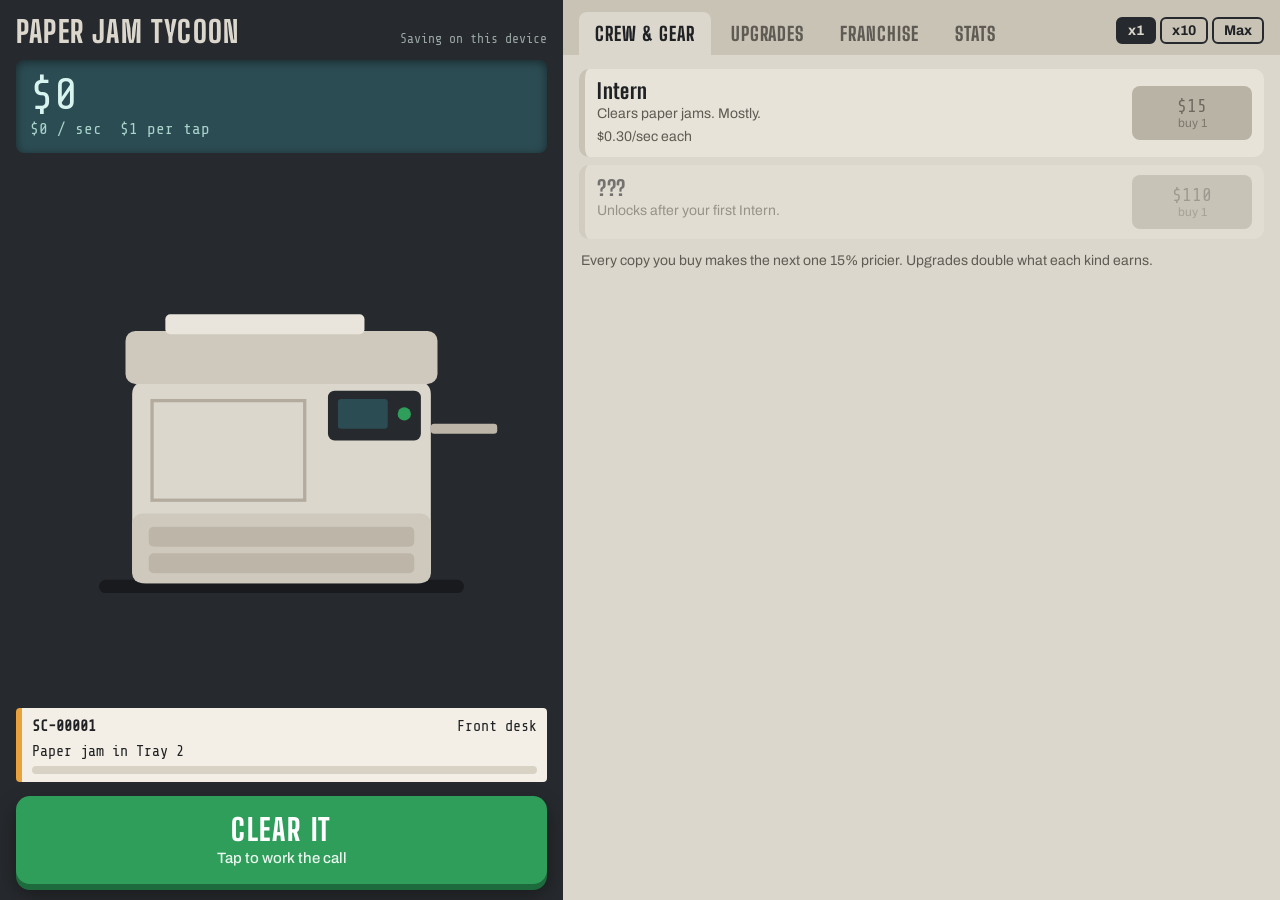
<file: paper-jam-tycoon/index.html>
<!DOCTYPE html>
<html lang="en">
<head>
<meta charset="utf-8">
<meta name="viewport" content="width=device-width, initial-scale=1">
<title>Paper Jam Tycoon</title>
<link rel="preconnect" href="https://fonts.googleapis.com">
<link rel="preconnect" href="https://fonts.gstatic.com" crossorigin>
<link href="https://fonts.googleapis.com/css2?family=Archivo:wght@400;500;700&family=Big+Shoulders+Display:wght@600;800&family=Share+Tech+Mono&display=swap" rel="stylesheet">
<style>
/* =====================================================================
   LOOK AND FEEL
   The whole page is styled like a copier's front panel: warm grey
   plastic, a dark control panel, a teal backlit LCD for the money, and
   the big green Start button as the thing you tap.
   Layout: two columns on wide screens (machine left, shop right);
   one column on phones with the machine pinned to the top.
   ===================================================================== */
:root {
  --plastic:   #dcd7cd;   /* copier body / page background */
  --plastic-2: #c9c3b6;   /* darker plastic for edges and rows */
  --panel:     #26292d;   /* control panel / dark surfaces */
  --lcd:       #2c4c53;   /* LCD screen background */
  --lcd-ink:   #d8f4ee;   /* LCD text */
  --start:     #2f9e5b;   /* the green Start button: the one bold color */
  --amber:     #e7a23b;   /* jam LED, rush calls */
  --red:       #cf4a3e;   /* errors */
  --ink:       #1f2124;   /* normal text */
  --muted:     #5f5b54;   /* secondary text */
  --display: "Big Shoulders Display", "Arial Narrow", sans-serif;
  --body: "Archivo", "Helvetica Neue", Arial, sans-serif;
  --mono: "Share Tech Mono", "Courier New", monospace;
  color-scheme: light;
}
* { box-sizing: border-box; }
html, body { height: 100%; margin: 0; }
body {
  background: var(--plastic);
  color: var(--ink);
  font: 16px/1.4 var(--body);
  -webkit-tap-highlight-color: transparent;
  overflow: hidden;              /* each column scrolls on its own */
}
button { font: inherit; color: inherit; }
:focus-visible { outline: 3px solid var(--amber); outline-offset: 2px; }
/* The hidden attribute must win over any display: rule below */
[hidden] { display: none !important; }

.app { display: grid; grid-template-columns: minmax(360px, 44%) 1fr; height: 100%; }

/* ---------- LEFT: the machine ---------- */
.machine {
  background: var(--panel); color: var(--lcd-ink);
  display: flex; flex-direction: column; gap: 14px;
  padding: 16px; position: relative; overflow: hidden;
}
.brand { display: flex; justify-content: space-between; align-items: baseline; }
.brand h1 {
  font: 800 30px/1 var(--display); letter-spacing: .04em; text-transform: uppercase;
  margin: 0; color: var(--plastic); text-wrap: balance;
}
.brand .save-state { font: 13px var(--mono); color: #9aa7a5; }
.lcd {
  background: var(--lcd); border-radius: 8px; padding: 12px 14px;
  box-shadow: inset 0 2px 10px rgba(0,0,0,.45); font-family: var(--mono);
}
.lcd .cash { font-size: 44px; line-height: 1.05; font-variant-numeric: tabular-nums; }
.lcd .rates { display: flex; gap: 18px; flex-wrap: wrap; font-size: 16px; color: #a9d4cc; }
.lcd .ot { color: var(--amber); }
.copier-wrap { position: relative; flex: 1 1 auto; min-height: 150px; }
#copier { width: 100%; height: 100%; display: block; }
.ticket {
  font-family: var(--mono); font-size: 15px; background: #f3efe6; color: var(--ink);
  border-radius: 4px; padding: 8px 10px; display: grid; gap: 4px;
  border-left: 6px solid var(--amber);
}
.ticket .row { display: flex; justify-content: space-between; gap: 8px; }
.ticket .bar { height: 8px; background: #d8d2c4; border-radius: 4px; overflow: hidden; }
.ticket .bar i { display: block; height: 100%; background: var(--start); width: 0; transition: width .08s; }
.start {
  appearance: none; border: 0; cursor: pointer; border-radius: 14px;
  background: var(--start); color: #fff; padding: 18px 12px;
  font: 800 30px/1 var(--display); letter-spacing: .06em; text-transform: uppercase;
  box-shadow: 0 6px 0 #1d6b3c, 0 10px 20px rgba(0,0,0,.35);
  touch-action: manipulation; user-select: none;
}
.start small { display: block; font: 500 15px var(--body); letter-spacing: 0; text-transform: none; margin-top: 6px; opacity: .9; }
.start:active, .start.pressed { transform: translateY(5px); box-shadow: 0 1px 0 #1d6b3c, 0 4px 10px rgba(0,0,0,.35); }
.rush {
  position: absolute; left: 50%; top: 42%; transform: translate(-50%,-50%);
  background: var(--amber); color: var(--ink); border: 0; border-radius: 10px;
  padding: 14px 20px; font: 800 24px/1 var(--display); text-transform: uppercase; cursor: pointer;
  box-shadow: 0 0 0 4px rgba(231,162,59,.35), 0 10px 24px rgba(0,0,0,.4);
  animation: rushpulse .8s ease-in-out infinite alternate; z-index: 3;
}
.rush small { display: block; font: 500 14px var(--body); text-transform: none; margin-top: 4px; }
@keyframes rushpulse { to { box-shadow: 0 0 0 12px rgba(231,162,59,.15), 0 10px 24px rgba(0,0,0,.4); } }
.floats { position: absolute; inset: 0; pointer-events: none; overflow: hidden; z-index: 4; }
.float { position: absolute; font: 700 22px var(--mono); color: var(--lcd-ink); animation: rise 1s ease-out forwards; text-shadow: 0 2px 4px rgba(0,0,0,.6); }
@keyframes rise { to { transform: translateY(-70px); opacity: 0; } }

/* ---------- RIGHT: the shop ---------- */
.shop { display: flex; flex-direction: column; min-height: 0; }
.tabs { display: flex; gap: 4px; padding: 12px 16px 0; background: var(--plastic-2); flex-wrap: wrap; }
.tab {
  appearance: none; border: 0; cursor: pointer; padding: 10px 16px;
  border-radius: 8px 8px 0 0; background: transparent;
  font: 800 19px var(--display); letter-spacing: .05em; text-transform: uppercase; color: var(--muted);
}
.tab[aria-selected="true"] { background: var(--plastic); color: var(--ink); }
.tab .badge { background: var(--start); color: #fff; border-radius: 10px; padding: 0 7px; font: 700 13px var(--body); margin-left: 6px; vertical-align: 2px; }
.buymode { margin-left: auto; display: flex; gap: 4px; align-items: center; padding-bottom: 6px; }
.buymode button {
  appearance: none; border: 2px solid var(--panel); background: transparent; border-radius: 6px;
  padding: 4px 10px; font: 700 14px var(--body); cursor: pointer;
}
.buymode button[aria-pressed="true"] { background: var(--panel); color: var(--plastic); }
.pane { overflow-y: auto; padding: 14px 16px 24px; display: none; flex-direction: column; gap: 8px; flex: 1; }
.pane.on { display: flex; }

/* one row in the crew list or upgrade list */
.item {
  display: grid; grid-template-columns: 1fr auto; gap: 4px 12px; align-items: center;
  background: #e8e3d8; border-radius: 10px; padding: 10px 12px;
  border-left: 6px solid var(--plastic-2);
}
.item.affordable { border-left-color: var(--start); }
.item h3 { margin: 0; font: 800 21px/1.1 var(--display); letter-spacing: .02em; }
.item h3 .count { font-family: var(--mono); font-size: 18px; color: var(--muted); margin-left: 6px; }
.item p { margin: 0; font-size: 14px; color: var(--muted); }
.item .buy {
  grid-row: 1 / span 2; grid-column: 2;
  appearance: none; border: 0; cursor: pointer; border-radius: 8px; min-width: 120px;
  padding: 10px 12px; background: var(--panel); color: var(--plastic);
  font: 18px var(--mono); text-align: center; font-variant-numeric: tabular-nums;
}
.item .buy small { display: block; font: 12px var(--body); opacity: .8; }
.item .buy[aria-disabled="true"] { background: #b9b3a6; color: #6e695f; cursor: default; }
.item.mystery { opacity: .55; }
.note { font-size: 14px; color: var(--muted); margin: 4px 2px; }
.card { background: #e8e3d8; border-radius: 10px; padding: 14px; display: grid; gap: 10px; }
.card h2 { margin: 0; font: 800 26px var(--display); text-transform: uppercase; letter-spacing: .03em; }
.card p { margin: 0; }
.bigbtn {
  appearance: none; border: 0; cursor: pointer; border-radius: 10px; padding: 12px 16px;
  background: var(--panel); color: var(--plastic); font: 800 20px var(--display); letter-spacing: .05em; text-transform: uppercase;
  justify-self: start;
}
.bigbtn.go { background: var(--start); color: #fff; }
.bigbtn.danger { background: var(--red); color: #fff; }
.bigbtn[aria-disabled="true"] { background: #b9b3a6; color: #6e695f; cursor: default; }
.stats { display: grid; grid-template-columns: auto 1fr; gap: 4px 16px; font-size: 15px; }
.stats dt { color: var(--muted); }
.stats dd { margin: 0; font-family: var(--mono); font-variant-numeric: tabular-nums; }
textarea { width: 100%; min-height: 80px; font: 13px var(--mono); border-radius: 6px; border: 2px solid var(--plastic-2); padding: 8px; background: #f6f3ec; }

/* pop-up box (offline earnings, messages) */
.modal-back { position: fixed; inset: 0; background: rgba(20,22,24,.6); display: none; place-items: center; z-index: 10; padding: 16px; }
.modal-back.on { display: grid; }
.modal { background: var(--plastic); border-radius: 14px; padding: 20px; max-width: 440px; width: 100%; display: grid; gap: 12px; box-shadow: 0 20px 60px rgba(0,0,0,.5); }
.modal h2 { margin: 0; font: 800 30px var(--display); text-transform: uppercase; }
.modal .amount { font: 40px var(--mono); color: var(--start); }
.toast {
  position: fixed; bottom: 18px; left: 50%; transform: translateX(-50%);
  background: var(--panel); color: var(--plastic); padding: 10px 16px; border-radius: 10px;
  font-size: 15px; z-index: 11; opacity: 0; transition: opacity .25s; pointer-events: none; max-width: 90vw; text-align: center;
}
.toast.on { opacity: 1; }
.padhints { display: none; font: 13px var(--mono); color: #9aa7a5; text-align: center; }
.padhints.on { display: block; }

/* ---------- phones: one column, machine pinned on top ---------- */
@media (max-width: 760px) {
  body { overflow: auto; }
  .app { display: block; height: auto; }
  .machine { position: sticky; top: 0; z-index: 5; padding: 10px 12px; gap: 8px; }
  .brand h1 { font-size: 22px; }
  .lcd { padding: 8px 10px; }
  .lcd .cash { font-size: 32px; }
  .lcd .rates { font-size: 14px; gap: 12px; }
  .copier-wrap { flex: none; height: 92px; min-height: 0; }
  .ticket { font-size: 13px; padding: 6px 8px; }
  .start { padding: 12px; font-size: 24px; }
  .start small { font-size: 13px; margin-top: 3px; }
  .rush { top: 50%; font-size: 20px; padding: 10px 14px; }
  .pane { overflow: visible; }
  .buymode { width: 100%; margin-left: 0; padding: 6px 0; }
  .tab { padding: 8px 9px; font-size: 16px; }
  .tab .wide { display: none; }     /* "Crew & gear" becomes "Crew" so the tabs fit on one line */
  .item .buy { min-width: 100px; }
}
@media (prefers-reduced-motion: reduce) {
  .float, .rush { animation: none; }
  .float { display: none; }
}
</style>
</head>
<body>
<div class="app">
  <!-- ================= LEFT: THE MACHINE ================= -->
  <section class="machine" aria-label="Your current service call">
    <div class="brand">
      <h1>Paper Jam Tycoon</h1>
      <span class="save-state" id="saveState">Saving on this device</span>
    </div>
    <div class="lcd" aria-live="off">
      <div class="cash" id="cash">$0</div>
      <div class="rates">
        <span id="ips">$0 / sec</span>
        <span id="tapv">$1 per tap</span>
        <span class="ot" id="ot"></span>
      </div>
    </div>
    <div class="copier-wrap">
      <canvas id="copier" aria-hidden="true"></canvas>
      <button class="rush" id="rush" hidden>Rush call! <small id="rushLeft">Tap to take it</small></button>
    </div>
    <div class="ticket" id="ticket">
      <div class="row"><strong id="tkNum">SC-00001</strong><span id="tkWhere">Front desk</span></div>
      <div id="tkIssue">Paper jam in Tray 2</div>
      <div class="bar"><i id="tkBar"></i></div>
    </div>
    <button class="start" id="start">Clear it <small id="startSub">Tap to work the call</small></button>
    <div class="padhints" id="padHints">A press · X work call · B rush call · LB/RB tabs · Y buy amount</div>
    <div class="floats" id="floats"></div>
  </section>

  <!-- ================= RIGHT: THE SHOP ================= -->
  <section class="shop">
    <div class="tabs" role="tablist">
      <button class="tab" role="tab" id="tab-crew" aria-selected="true" data-pane="crew">Crew<span class="wide"> &amp; gear</span></button>
      <button class="tab" role="tab" id="tab-upg" aria-selected="false" data-pane="upg">Upgrades<span class="badge" id="upgBadge" hidden>0</span></button>
      <button class="tab" role="tab" id="tab-fran" aria-selected="false" data-pane="fran">Franchise</button>
      <button class="tab" role="tab" id="tab-set" aria-selected="false" data-pane="set">Stats</button>
      <div class="buymode" id="buymode" aria-label="How many to buy">
        <button id="bm1" data-mode="1" aria-pressed="true">x1</button>
        <button id="bm10" data-mode="10" aria-pressed="false">x10</button>
        <button id="bmmax" data-mode="max" aria-pressed="false">Max</button>
      </div>
    </div>
    <div class="pane on" id="pane-crew"></div>
    <div class="pane" id="pane-upg"></div>
    <div class="pane" id="pane-fran">
      <div class="card">
        <h2>Sell and franchise</h2>
        <p>Sell your company and start over with one copier and a reputation. Every Reputation star makes all your income and taps <strong id="repPct">10%</strong> bigger, forever.</p>
        <p>Stars come from everything you have ever earned. You have <strong id="repNow">0</strong> stars. Selling now adds <strong id="repGain">0</strong>.</p>
        <p class="note" id="repNext"></p>
        <button class="bigbtn go" id="prestige" aria-disabled="true">Sell the company</button>
      </div>
    </div>
    <div class="pane" id="pane-set">
      <div class="card">
        <h2>Stats</h2>
        <dl class="stats" id="stats"></dl>
      </div>
      <div class="card">
        <h2>Your save</h2>
        <p id="saveInfo">The game saves itself every 30 seconds and when you leave.</p>
        <button class="bigbtn" id="copySave">Copy save code</button>
        <label for="importBox">Paste a save code to load it:</label>
        <textarea id="importBox" spellcheck="false"></textarea>
        <button class="bigbtn" id="importSave">Load pasted save</button>
      </div>
      <div class="card">
        <h2>Start over</h2>
        <p>Wipes everything, Reputation stars included. This cannot be undone.</p>
        <button class="bigbtn danger" id="wipe">Wipe my save</button>
      </div>
    </div>
  </section>
</div>

<div class="modal-back" id="modalBack">
  <div class="modal" role="dialog" aria-modal="true" aria-labelledby="modalTitle">
    <h2 id="modalTitle">While you were out</h2>
    <p id="modalText"></p>
    <div class="amount" id="modalAmount"></div>
    <button class="bigbtn go" id="modalOk">Back to work</button>
  </div>
</div>
<div class="toast" id="toast"></div>

<script>
"use strict";
/* =====================================================================
   PAPER JAM TYCOON
   An incremental (idle) game: tap to work service calls, hire crew and
   buy gear that earn money on their own, buy upgrades that multiply it,
   then sell the company for permanent Reputation and do it again faster.

   HOW THIS FILE IS ORGANISED
     1. GAME DATA      - every crew tier, upgrade and number you'd tune
     2. GAME STATE     - the one object that IS your save
     3. MATH           - income, tap value, costs, reputation
     4. ACTIONS        - tap, buy, rush calls, prestige
     5. TIME           - the main loop and offline catch-up
     6. SAVING         - this browser + your Claude account (syncs devices)
     7. SCREEN         - drawing numbers, lists and the copier
     8. CONTROLS       - touch/mouse, keyboard, game controller
     9. START UP
   ===================================================================== */


/* =====================================================================
   1. GAME DATA
   ===================================================================== */

// Crew and gear you can buy. Each one earns `income` dollars per second.
// Every copy you own makes the next one 15% pricier (COST_GROWTH).
const TIERS = [
  { id: "intern",  name: "Intern",              cost: 15,     income: 0.3,    desc: "Clears paper jams. Mostly." },
  { id: "tech",    name: "Field Tech",          cost: 110,    income: 2,      desc: "Has a Torx set and opinions." },
  { id: "van",     name: "Service Van",         cost: 1200,   income: 10,     desc: "Parts on board, fewer trips back." },
  { id: "depot",   name: "Parts Depot",         cost: 13000,  income: 55,     desc: "Fusers on the shelf, not on backorder." },
  { id: "dispatch",name: "Dispatch Office",     cost: 145e3,  income: 300,    desc: "Routes calls to whoever is closest." },
  { id: "mps",     name: "Print Contract",      cost: 1.6e6,  income: 1600,   desc: "Every page a customer prints, you get paid." },
  { id: "branch",  name: "Regional Branch",     cost: 2.1e7,  income: 9000,   desc: "A whole new territory full of copiers." },
  { id: "monitor", name: "Monitoring Network",  cost: 3.3e8,  income: 55000,  desc: "Meter reads and toner alerts arrive on their own." },
  { id: "factory", name: "Toner Factory",       cost: 5.1e9,  income: 350000, desc: "Why buy toner when you can make it?" },
];
const COST_GROWTH = 1.15;

// Every tier gets four "double this tier's income" upgrades, unlocked when
// you own 10, 25, 50 and 100 of it. These are their names, in that order.
const TIER_UPGRADE_NAMES = {
  intern:   ["Jam Pliers", "Flashlights", "Knee Pads", "Coffee Run"],
  tech:     ["Proper Torx Set", "Service Manual Index", "Firmware Flash Drives", "Spare Fuser Gloves"],
  van:      ["Van Shelving", "Toner in the Van", "Route Planning", "Second Toolbox"],
  depot:    ["Barcode Scanners", "Same-Day Shipping", "Bulk Toner Buys", "Parts Cross-Reference"],
  dispatch: ["Dispatch Wall Screen", "Auto Ticket Routing", "Headsets for Everyone", "Callback Scripts"],
  mps:      ["Automatic Meter Reads", "Toner Auto-Ship", "Device Alerts", "Five-Year Renewals"],
  branch:   ["Branch Managers", "Training Center", "Loaner Fleet", "Billboards"],
  monitor:  ["Predictive Fuser Swaps", "Fleet Dashboards", "Remote Firmware Push", "Diagnostics Bot"],
  factory:  ["Drum Line", "Recycled Cartridges", "Unjammable Tray", "Global Shipping"],
};
const TIER_MILESTONES = [10, 25, 50, 100];

// Other upgrades. `kind` says what they change:
//   tapFlat  - adds to your base tap value
//   tapMult  - multiplies tap value
//   tapPct   - each tap also pays this share of your income per second
//   global   - multiplies ALL income (and taps)
//   rushRate - rush calls come this much more often (0.25 = 25%)
//   otTime   - overtime lasts this many extra seconds
// `need` is how much you must have earned this run before it shows up.
const EXTRA_UPGRADES = [
  { id: "tap1",  name: "Steady Hands",        cost: 60,     kind: "tapFlat",  value: 1,    need: 20,    desc: "+$1 per tap." },
  { id: "tap2",  name: "Two-Handed Clears",   cost: 800,    kind: "tapMult",  value: 2,    need: 300,   desc: "Taps pay double." },
  { id: "tap3",  name: "Muscle Memory",       cost: 12e3,   kind: "tapPct",   value: 0.01, need: 4e3,   desc: "Each tap also pays 1% of your income per second." },
  { id: "rush1", name: "Pager",               cost: 25e3,   kind: "rushRate", value: 0.25, need: 8e3,   desc: "Rush calls come 25% more often." },
  { id: "glob1", name: "Five-Star Reviews",   cost: 75e3,   kind: "global",   value: 1.25, need: 25e3,  desc: "All income +25%." },
  { id: "tap4",  name: "Jam Whisperer",       cost: 900e3,  kind: "tapPct",   value: 0.02, need: 300e3, desc: "Taps pay 2% more of your income per second." },
  { id: "ot1",   name: "Overtime Pay",        cost: 1.5e6,  kind: "otTime",   value: 15,   need: 500e3, desc: "Overtime lasts 15 seconds longer." },
  { id: "glob2", name: "Company Polos",       cost: 4e6,    kind: "global",   value: 1.25, need: 1.3e6, desc: "All income +25%." },
  { id: "rush2", name: "Customer Hotline",    cost: 6e7,    kind: "rushRate", value: 0.25, need: 2e7,   desc: "Rush calls come 25% more often." },
  { id: "glob3", name: "Fleet Credit Card",   cost: 1.2e8,  kind: "global",   value: 1.5,  need: 4e7,   desc: "All income +50%." },
  { id: "tap5",  name: "One-Tap Fix",         cost: 1e9,    kind: "tapPct",   value: 0.03, need: 3e8,   desc: "Taps pay 3% more of your income per second." },
  { id: "glob4", name: "Service Agreements",  cost: 8e9,    kind: "global",   value: 1.5,  need: 2.5e9, desc: "All income +50%." },
  { id: "glob5", name: "Industry Award",      cost: 2e11,   kind: "global",   value: 2,    need: 6e10,  desc: "All income doubled." },
];

// Build the full upgrade list: the extras plus four per tier.
const UPGRADES = [...EXTRA_UPGRADES];
TIERS.forEach((tier, t) => {
  TIER_MILESTONES.forEach((owned, k) => {
    UPGRADES.push({
      id: tier.id + "_" + owned,
      name: TIER_UPGRADE_NAMES[tier.id][k],
      // costs 3x what one copy of the tier costs at that milestone, rounded to 2 digits
      cost: roundNice(tier.cost * Math.pow(COST_GROWTH, owned) * 3),
      kind: "tier", tier: t, owned,
      desc: `${tier.name} income doubled. (Needs ${owned} ${tier.name}${owned > 1 ? "s" : ""}.)`,
    });
  });
});
UPGRADES.sort((a, b) => a.cost - b.cost);
const UPGRADE_BY_ID = Object.fromEntries(UPGRADES.map(u => [u.id, u]));

// Tap and service-call numbers
const STEPS_PER_CALL = 8;        // taps to finish one service call
const CALL_BONUS_TAPS = 5;       // finishing a call pays this many extra taps

// Rush calls: a flashing button that appears every so often
const RUSH_MIN = 90, RUSH_MAX = 200;   // seconds between rush calls (before upgrades)
const RUSH_VISIBLE = 13;               // seconds it stays up before it's gone
const OT_MULT = 5;                     // overtime multiplies income by this
const OT_BASE_SECONDS = 30;            // and lasts this long
const BIG_CLIENT_SECONDS = 120;        // "big client" pays this many seconds of income

// Reputation (prestige): stars = floor( sqrt(everything ever earned / REP_DIVISOR) )
const REP_DIVISOR = 5e7;
const REP_BONUS = 0.10;                // +10% per star

// Away-from-game earnings are capped at this many hours (one work shift)
const OFFLINE_CAP_HOURS = 8;

// Flavour text for tickets
const ISSUES = ["Paper jam in Tray 2", "Toner low, prints faded", "Streaks down the page", "Fuser error",
  "Won't scan to email", "Grinding noise", "Lines in copies", "Feeder grabs two sheets", "Smudged prints",
  "Shows offline on the network", "Wrong tray selected (again)", "Someone kicked it", "Staples jammed in finisher",
  "Prints come out curled", "Display frozen", "Toner on everything"];
const PLACES = ["Front desk", "Accounting", "Library", "Nurses' station", "Legal", "Warehouse",
  "Principal's office", "HR", "Mail room", "3rd floor", "Records", "Break room"];


/* =====================================================================
   2. GAME STATE
   Everything that gets saved lives in `state`. Anything else can be
   worked out from it. Bump SAVE_VERSION if the shape ever changes.
   ===================================================================== */
const SAVE_VERSION = 1;
const LOCAL_KEY = "paperJamTycoon.save.v1";

function freshState(keepRep = 0, keepEarnedAll = 0, keepStats = {}) {
  return {
    v: SAVE_VERSION,
    cash: 0,
    earnedRun: 0,               // earned since the last Sell (decides which upgrades show)
    earnedAll: keepEarnedAll,   // earned ever (decides Reputation)
    rep: keepRep,               // Reputation stars you have
    owned: TIERS.map(() => 0),  // how many of each tier you own
    upgrades: {},               // { upgradeId: true } for each one bought
    callStep: 0,                // progress on the current ticket (0..STEPS_PER_CALL)
    callNo: keepStats.callNo || 1,
    issue: 0, place: 0,         // which flavour text the current ticket shows
    overtimeUntil: 0,           // Date.now() time when overtime ends (0 = none)
    nextRushAt: Date.now() + 45e3,   // first rush call comes fairly quickly
    stats: Object.assign({ taps: 0, calls: 0, rushes: 0, sells: 0, startedAt: Date.now() }, keepStats),
    buyMode: "1",
    savedAt: Date.now(),        // when this state was last saved (or loaded)
    lastTick: Date.now(),       // when income was last added
  };
}
let state = freshState();


/* =====================================================================
   3. MATH
   ===================================================================== */

// Round a price to 2 significant digits so upgrades cost $1,200 not $1,187.43
function roundNice(n) {
  const mag = Math.pow(10, Math.floor(Math.log10(n)) - 1);
  return Math.round(n / mag) * mag;
}

// Multiply together every bought upgrade of one kind (or add them, for flat ones)
function upgradeTotal(kind, start, combine) {
  let total = start;
  for (const id in state.upgrades) {
    const u = UPGRADE_BY_ID[id];
    if (u && u.kind === kind) total = combine(total, u.value);
  }
  return total;
}
const globalMult = () => upgradeTotal("global", 1, (a, b) => a * b) * (1 + REP_BONUS * state.rep);
const isOvertime = (now = Date.now()) => now < state.overtimeUntil;

// How much one copy of tier t earns per second, with all its upgrades
function tierIncome(t) {
  let mult = 1;
  for (const m of TIER_MILESTONES) if (state.upgrades[TIERS[t].id + "_" + m]) mult *= 2;
  return TIERS[t].income * mult * globalMult();
}
// Total income per second WITHOUT overtime (overtime is handled where time passes)
function baseIncome() {
  let total = 0;
  for (let t = 0; t < TIERS.length; t++) total += state.owned[t] * tierIncome(t);
  return total;
}
const incomeNow = () => baseIncome() * (isOvertime() ? OT_MULT : 1);

// What one tap pays
function tapValue() {
  const flat = 1 + upgradeTotal("tapFlat", 0, (a, b) => a + b);
  const mult = upgradeTotal("tapMult", 1, (a, b) => a * b);
  const pct = upgradeTotal("tapPct", 0, (a, b) => a + b);
  return (flat * mult * globalMult() + pct * baseIncome()) * (isOvertime() ? OT_MULT : 1);
}

// Price of buying `count` more of tier t, given how many you own.
// It's a geometric series: cost * g^owned * (g^count - 1) / (g - 1)
function costOf(t, count) {
  const g = COST_GROWTH;
  return TIERS[t].cost * Math.pow(g, state.owned[t]) * (Math.pow(g, count) - 1) / (g - 1);
}
// The most of tier t you can afford right now (0 if not even one)
function maxAffordable(t) {
  const g = COST_GROWTH;
  const first = TIERS[t].cost * Math.pow(g, state.owned[t]);
  if (state.cash < first) return 0;
  return Math.floor(Math.log(state.cash * (g - 1) / first + 1) / Math.log(g));
}
// How many to buy when you press the button, based on the x1 / x10 / Max setting
function buyCount(t) {
  if (state.buyMode === "max") return Math.max(1, maxAffordable(t));
  return Number(state.buyMode);
}

// Reputation stars your lifetime earnings are worth, and what selling adds
const repTotalFor = earned => Math.floor(Math.sqrt(earned / REP_DIVISOR));
const repGain = () => Math.max(0, repTotalFor(state.earnedAll) - state.rep);
// Lifetime earnings needed for the next star
const earnedForRep = stars => stars * stars * REP_DIVISOR;

// Is an upgrade on offer right now? (bought ones are not)
function upgradeAvailable(u) {
  if (state.upgrades[u.id]) return false;
  if (u.kind === "tier") return state.owned[u.tier] >= u.owned;
  return state.earnedRun >= u.need;
}
function rushInterval() {
  const faster = upgradeTotal("rushRate", 0, (a, b) => a + b);
  const base = RUSH_MIN + Math.random() * (RUSH_MAX - RUSH_MIN);
  return base / (1 + faster) * 1000;
}
const overtimeSeconds = () => OT_BASE_SECONDS + upgradeTotal("otTime", 0, (a, b) => a + b);


/* =====================================================================
   4. ACTIONS
   ===================================================================== */

function addCash(amount) {
  state.cash += amount;
  state.earnedRun += amount;
  state.earnedAll += amount;
}

// One tap on the green button
function tap(fromX, fromY) {
  const v = tapValue();
  addCash(v);
  state.stats.taps++;
  state.callStep++;
  let label = "+" + money(v);
  if (state.callStep >= STEPS_PER_CALL) {
    // Ticket done: pay the bonus, start a new ticket, spit out a sheet of paper
    const bonus = v * CALL_BONUS_TAPS;
    addCash(bonus);
    state.stats.calls++;
    state.callNo++;
    state.callStep = 0;
    state.issue = Math.floor(Math.random() * ISSUES.length);
    state.place = Math.floor(Math.random() * PLACES.length);
    label = "Call closed! +" + money(v + bonus);
    sheets.push({ t: 0 });
  }
  shakeTime = 0.12;
  floatText(label, fromX, fromY);
  dirty = true;
}

// Buy tier t (as many as the buy mode says, if you can afford them)
function buyTier(t) {
  const count = buyCount(t);
  const price = costOf(t, count);
  if (count < 1 || price > state.cash) { toast("Not enough cash yet"); return false; }
  state.cash -= price;
  state.owned[t] += count;
  dirty = true;
  render(true);
  return true;
}

function buyUpgrade(id) {
  const u = UPGRADE_BY_ID[id];
  if (!u || !upgradeAvailable(u)) return false;
  if (u.cost > state.cash) { toast("Not enough cash yet"); return false; }
  state.cash -= u.cost;
  state.upgrades[id] = true;
  dirty = true;
  render(true);
  return true;
}

// Rush call: show it when its time comes, hide it if ignored too long
let rushShownAt = 0;   // when the current rush call appeared (0 = none showing)
function updateRush(now) {
  if (!rushShownAt && now >= state.nextRushAt) rushShownAt = now;
  if (rushShownAt && now - rushShownAt > RUSH_VISIBLE * 1000) {
    rushShownAt = 0;                                  // missed it
    state.nextRushAt = now + rushInterval();
  }
}
function takeRush() {
  if (!rushShownAt) return;
  const now = Date.now();
  rushShownAt = 0;
  state.nextRushAt = now + rushInterval();
  state.stats.rushes++;
  // Half the time a big client pays a lump sum, half the time it's overtime.
  // Before you have any income, always pay out (overtime of $0 is no fun).
  if (Math.random() < 0.5 || baseIncome() === 0) {
    const pay = Math.max(baseIncome() * BIG_CLIENT_SECONDS, tapValue() * 40);
    addCash(pay);
    showModal("Big client!", "A hospital needed twelve machines fixed before lunch. You made it.", money(pay));
  } else {
    state.overtimeUntil = Math.max(state.overtimeUntil, now) + overtimeSeconds() * 1000;
    toast(`Overtime! Everything pays ${OT_MULT}x for ${overtimeSeconds()} seconds`);
  }
  dirty = true;
}

// Sell the company: keep stars and lifetime earnings, lose the rest
function prestige() {
  const gain = repGain();
  if (gain < 1) return;
  const stats = Object.assign({}, state.stats, { sells: state.stats.sells + 1 });
  const mode = state.buyMode;
  state = freshState(state.rep + gain, state.earnedAll, stats);
  state.buyMode = mode;
  rebuildLists();
  dirty = true;
  saveNow();
  showModal("Sold!", `You start over with ${state.rep} Reputation stars. Everything earns ${Math.round(REP_BONUS * 100 * state.rep)}% more.`, "★ " + state.rep);
}


/* =====================================================================
   5. TIME
   Income is added from the real clock, so time spent in another tab
   or with the game closed counts too. Long breaks are capped at
   OFFLINE_CAP_HOURS and get a "while you were out" message.
   ===================================================================== */

// Add income for the time between `from` and `to` (both Date.now() values).
// Handles overtime that ends part way through.
function earnBetween(from, to) {
  const seconds = Math.max(0, (to - from) / 1000);
  if (seconds === 0) return 0;
  const otSeconds = Math.min(seconds, Math.max(0, (state.overtimeUntil - from) / 1000));
  const earned = baseIncome() * (seconds + otSeconds * (OT_MULT - 1));
  addCash(earned);
  return earned;
}

// Called on start-up and when a save from another device is picked up.
// If you were gone more than a minute, say what you earned.
function catchUp(showMessage) {
  const now = Date.now();
  const away = now - state.lastTick;
  if (away <= 0) { state.lastTick = now; return; }
  const capped = Math.min(away, OFFLINE_CAP_HOURS * 3600e3);
  const earned = earnBetween(state.lastTick, state.lastTick + capped);
  state.lastTick = now;
  // Don't let a rush call fire instantly the moment you come back
  if (state.nextRushAt < now) state.nextRushAt = now + 20e3;
  if (showMessage && away > 60e3 && earned > 0) {
    const capNote = away > capped ? ` (pay is capped at ${OFFLINE_CAP_HOURS} hours)` : "";
    showModal("While you were out", `You were gone ${duration(away)}${capNote}. Your crew kept working.`, "+" + money(earned));
  }
}

let lastFrame = performance.now();
let lastSlowRender = 0;
function frame(nowPerf) {
  const dt = Math.min(0.25, (nowPerf - lastFrame) / 1000);   // seconds since last frame (for animation only)
  lastFrame = nowPerf;
  const now = Date.now();
  const gap = now - state.lastTick;
  if (gap > 60e3) catchUp(true);           // came back from a long background stretch
  else if (gap > 0) { earnBetween(state.lastTick, now); state.lastTick = now; }
  updateRush(now);
  render(false);
  if (nowPerf - lastSlowRender > 250) { lastSlowRender = nowPerf; render(true); }
  drawCopier(dt);
  pollGamepads();
  requestAnimationFrame(frame);
}


/* =====================================================================
   6. SAVING
   Always saved in this browser (localStorage). If you are signed in to
   Claude, also saved to your account, so the same game follows you
   between the Steam Deck, your phone and your PC. The newest save wins.
   ===================================================================== */
let dirty = false;           // something changed since the last save
let db = null, saveDoc = null;
let cloudWriting = false, cloudAgain = false;
const DEVICE_ID = (() => {   // random id for this browser, to tell our own saves from other devices'
  try {
    let id = localStorage.getItem("paperJamTycoon.device");
    if (!id) { id = Math.random().toString(36).slice(2); localStorage.setItem("paperJamTycoon.device", id); }
    return id;
  } catch { return Math.random().toString(36).slice(2); }
})();

const encodeSave = s => btoa(unescape(encodeURIComponent(JSON.stringify(s))));
function decodeSave(text) {
  const s = JSON.parse(decodeURIComponent(escape(atob(text.trim()))));
  return validState(s);
}
// Check a loaded save looks right and fill in anything missing, so an old
// or damaged save can never crash the game.
function validState(s) {
  if (!s || typeof s !== "object" || typeof s.cash !== "number" || !Array.isArray(s.owned)) throw new Error("not a save");
  const base = freshState();
  const out = Object.assign(base, s);
  out.stats = Object.assign(base.stats, s.stats || {});
  out.owned = TIERS.map((_, i) => Math.max(0, Math.floor(Number(s.owned[i]) || 0)));
  out.upgrades = {};
  for (const id in (s.upgrades || {})) if (UPGRADE_BY_ID[id]) out.upgrades[id] = true;
  for (const k of ["cash", "earnedRun", "earnedAll", "rep", "savedAt", "lastTick", "overtimeUntil", "nextRushAt"]) {
    if (!Number.isFinite(out[k]) || out[k] < 0) out[k] = base[k];
  }
  if (!["1", "10", "max"].includes(out.buyMode)) out.buyMode = "1";
  return out;
}

function readLocal() {
  try { const raw = localStorage.getItem(LOCAL_KEY); return raw ? validState(JSON.parse(raw)) : null; }
  catch { return null; }
}

function saveNow() {
  state.savedAt = Date.now();
  dirty = false;
  try { localStorage.setItem(LOCAL_KEY, JSON.stringify(state)); } catch { /* storage blocked: account save still works */ }
  saveCloud();
}

// Write to the Claude account. Only one write at a time; if another save
// comes in while one is running, it goes out right after.
async function saveCloud() {
  if (!saveDoc) return;
  // A device in the background doesn't push saves, so a forgotten tab can't
  // overwrite what you're doing on another device.
  if (document.visibilityState !== "visible" && !finalSave) return;
  if (cloudWriting) { cloudAgain = true; return; }
  cloudWriting = true;
  try {
    await saveDoc.set({ save: JSON.stringify(state), savedAt: state.savedAt, device: DEVICE_ID });
    setSaveLabel("Saved to your account");
  } catch (e) {
    setSaveLabel("Saving on this device");
  } finally {
    cloudWriting = false;
    if (cloudAgain) { cloudAgain = false; saveCloud(); }
  }
}
let finalSave = false;

// Adopt a save from somewhere else (another device or a pasted code)
function adopt(newState, message) {
  state = newState;
  catchUp(false);
  rebuildLists();
  render(true);
  if (message) toast(message);
}

// Connect to the account save, if this page is running where that works
async function connectCloud() {
  if (!window.claude?.use) return;          // opened as a plain file: local only
  try {
    db = await claude.use("db");
    const user = await claude.use("user");
    if (!db || !user) { setSaveLabel("Saving on this device"); return; }
    const id = await user.id();
    saveDoc = db.collection("data/users/" + id).doc("save");   // private to you
    const snap = await withTimeout(saveDoc.get(), 10000);
    const remote = parseRemote(snap);
    if (remote && remote.savedAt > state.savedAt) {
      adopt(remote, "Loaded your save from your account");
    } else {
      saveNow();                              // ours is newer (or first time): upload it
    }
    setSaveLabel("Saved to your account");
    // Watch for saves from your other devices while this one is open
    saveDoc.onSnapshot(s => {
      const data = s && (s.data ? s.data() : s);
      if (!data || data.device === DEVICE_ID) return;
      const incoming = parseRemote(s);
      if (incoming && incoming.savedAt > state.savedAt) adopt(incoming, "Picked up your progress from another device");
    }, () => {});
  } catch (e) {
    setSaveLabel("Saving on this device");
  }
}
function parseRemote(snap) {
  try {
    const data = snap && (typeof snap.data === "function" ? snap.data() : snap);
    if (!data || !data.save) return null;
    const s = validState(JSON.parse(data.save));
    s.savedAt = data.savedAt || s.savedAt;
    return s;
  } catch { return null; }
}
function withTimeout(promise, ms) {
  return Promise.race([promise, new Promise((_, no) => setTimeout(() => no(new Error("timeout")), ms))]);
}
function setSaveLabel(text) { document.getElementById("saveState").textContent = text; }

// Save every 30 seconds if anything changed, and whenever you leave the page
setInterval(() => { if (dirty || Date.now() - state.savedAt > 30e3) saveNow(); }, 30e3);
document.addEventListener("visibilitychange", () => {
  if (document.visibilityState === "hidden") { finalSave = true; saveNow(); finalSave = false; }
});
window.addEventListener("pagehide", () => { finalSave = true; saveNow(); finalSave = false; });


/* =====================================================================
   7. SCREEN
   ===================================================================== */
const $ = id => document.getElementById(id);

// Number formatting: 1,234 / 12.3K / 4.56M / ... / 1.23e45
const SUFFIXES = ["", "K", "M", "B", "T", "Qa", "Qi", "Sx", "Sp", "Oc", "No", "Dc"];
function short(n) {
  if (!Number.isFinite(n)) return "∞";
  if (n < 10) return n.toFixed(n < 1 && n > 0 ? 2 : 1).replace(/\.0$/, "");
  if (n < 1e4) return Math.floor(n).toLocaleString("en-US");
  const tier = Math.floor(Math.log10(n) / 3);
  if (tier >= SUFFIXES.length) return n.toExponential(2);
  const scaled = n / Math.pow(1000, tier);
  return scaled.toFixed(scaled < 10 ? 2 : scaled < 100 ? 1 : 0) + SUFFIXES[tier];
}
const money = n => "$" + short(n);
function duration(ms) {
  const m = Math.floor(ms / 60e3), h = Math.floor(m / 60), d = Math.floor(h / 24);
  if (d > 0) return `${d}d ${h % 24}h`;
  if (h > 0) return `${h}h ${m % 60}m`;
  return `${m}m`;
}

// --- Crew list: built once, then only its numbers are updated ---
let crewRows = [];
function buildCrew() {
  const pane = $("pane-crew");
  pane.innerHTML = "";
  crewRows = TIERS.map((tier, t) => {
    const row = document.createElement("div");
    row.className = "item";
    row.innerHTML = `<div><h3><span class="nm"></span><span class="count"></span></h3><p class="ds"></p></div>
      <button class="buy" id="buy-${tier.id}"><span class="pr"></span><small class="ct"></small></button>
      <p class="rate"></p>`;
    row.querySelector(".buy").addEventListener("click", () => buyTier(t));
    pane.appendChild(row);
    return row;
  });
  const note = document.createElement("p");
  note.className = "note";
  note.textContent = "Every copy you buy makes the next one 15% pricier. Upgrades double what each kind earns.";
  pane.appendChild(note);
}
function updateCrew() {
  // Show tiers you own, plus the next one as a teaser; hide the rest
  let shownLocked = false;
  TIERS.forEach((tier, t) => {
    const row = crewRows[t];
    const known = state.owned[t] > 0 || t === 0 || state.owned[t - 1] > 0;
    row.hidden = !known && shownLocked;
    if (!known) shownLocked = true;
    row.classList.toggle("mystery", !known);
    const count = buyCount(t);
    const price = costOf(t, count);
    const can = price <= state.cash && (state.buyMode !== "max" || maxAffordable(t) > 0);
    row.classList.toggle("affordable", can);
    row.querySelector(".nm").textContent = known ? tier.name : "???";
    row.querySelector(".count").textContent = state.owned[t] ? "×" + state.owned[t] : "";
    row.querySelector(".ds").textContent = known ? tier.desc : "Unlocks after your first " + TIERS[t - 1].name + ".";
    row.querySelector(".rate").textContent = known
      ? `${money(tierIncome(t))}/sec each` + (state.owned[t] ? ` · ${money(tierIncome(t) * state.owned[t])}/sec total` : "")
      : "";
    const btn = row.querySelector(".buy");
    btn.setAttribute("aria-disabled", String(!can));
    btn.querySelector(".pr").textContent = money(price);
    btn.querySelector(".ct").textContent = "buy " + count;
  });
}

// --- Upgrade list: rebuilt only when the set of offered upgrades changes ---
let upgradeKey = "";
function updateUpgrades() {
  const offered = UPGRADES.filter(upgradeAvailable);
  const key = offered.map(u => u.id).join(",");
  const affordable = offered.filter(u => u.cost <= state.cash).length;
  $("upgBadge").hidden = affordable === 0;
  $("upgBadge").textContent = affordable;
  const pane = $("pane-upg");
  if (key !== upgradeKey) {
    upgradeKey = key;
    pane.innerHTML = "";
    if (!offered.length) {
      pane.innerHTML = `<p class="note">No upgrades on offer yet. They show up as you earn more and own more crew.</p>`;
    }
    for (const u of offered) {
      const row = document.createElement("div");
      row.className = "item";
      row.dataset.id = u.id;
      row.innerHTML = `<div><h3></h3><p></p></div><button class="buy" id="up-${u.id}"><span class="pr"></span><small>buy</small></button>`;
      row.querySelector("h3").textContent = u.name;
      row.querySelector("p").textContent = u.desc;
      row.querySelector(".pr").textContent = money(u.cost);
      row.querySelector(".buy").addEventListener("click", () => buyUpgrade(u.id));
      pane.appendChild(row);
    }
    const bought = Object.keys(state.upgrades).length;
    const note = document.createElement("p");
    note.className = "note";
    note.textContent = `${bought} of ${UPGRADES.length} upgrades bought.`;
    pane.appendChild(note);
  }
  for (const row of pane.querySelectorAll(".item")) {
    const can = UPGRADE_BY_ID[row.dataset.id].cost <= state.cash;
    row.classList.toggle("affordable", can);
    row.querySelector(".buy").setAttribute("aria-disabled", String(!can));
  }
}

function updateFranchise() {
  const gain = repGain();
  $("repNow").textContent = state.rep;
  $("repPct").textContent = Math.round(REP_BONUS * 100) + "%";
  $("repGain").textContent = gain;
  const nextStar = repTotalFor(state.earnedAll) + 1;
  $("repNext").textContent = `Next star at ${money(earnedForRep(nextStar))} earned in total. You've earned ${money(state.earnedAll)}.`;
  $("prestige").setAttribute("aria-disabled", String(gain < 1));
  // Leave the "Tap again to sell" label alone while it's waiting for the second press
  if ($("prestige").dataset.armed !== "1") {
    $("prestige").textContent = gain < 1 ? "Not worth selling yet" : `Sell for ${gain} star${gain > 1 ? "s" : ""}`;
  }
}

function updateStats() {
  const items = [
    ["Cash", money(state.cash)],
    ["Earned this run", money(state.earnedRun)],
    ["Earned ever", money(state.earnedAll)],
    ["Income", money(incomeNow()) + "/sec"],
    ["Reputation", "★ " + state.rep + ` (+${Math.round(state.rep * REP_BONUS * 100)}%)`],
    ["Taps", state.stats.taps.toLocaleString("en-US")],
    ["Calls closed", state.stats.calls.toLocaleString("en-US")],
    ["Rush calls taken", state.stats.rushes],
    ["Times sold", state.stats.sells],
    ["Playing since", new Date(state.stats.startedAt).toLocaleDateString()],
  ];
  $("stats").innerHTML = items.map(([k, v]) => `<dt>${k}</dt><dd>${v}</dd>`).join("");
}

// render(false): cheap, every frame (money and ticket). render(true): lists too.
function render(full) {
  $("cash").textContent = money(state.cash);
  $("ips").textContent = money(incomeNow()) + " / sec";
  $("tapv").textContent = money(tapValue()) + " per tap";
  const ot = Math.ceil((state.overtimeUntil - Date.now()) / 1000);
  $("ot").textContent = ot > 0 ? `OVERTIME ${OT_MULT}x · ${ot}s` : "";
  $("tkNum").textContent = "SC-" + String(state.callNo).padStart(5, "0");
  $("tkWhere").textContent = PLACES[state.place % PLACES.length];
  $("tkIssue").textContent = ISSUES[state.issue % ISSUES.length];
  $("tkBar").style.width = (state.callStep / STEPS_PER_CALL * 100) + "%";
  const rush = $("rush");
  rush.hidden = !rushShownAt;
  if (rushShownAt) $("rushLeft").textContent = `Tap to take it · ${Math.ceil(RUSH_VISIBLE - (Date.now() - rushShownAt) / 1000)}s`;
  for (const b of document.querySelectorAll("#buymode button")) b.setAttribute("aria-pressed", String(b.dataset.mode === state.buyMode));
  if (!full) return;
  updateCrew();
  updateUpgrades();
  updateFranchise();
  if ($("pane-set").classList.contains("on")) updateStats();
}
function rebuildLists() { upgradeKey = ""; render(true); }

// Floating "+$12" text that rises from where you tapped
function floatText(text, x, y) {
  const box = $("floats").getBoundingClientRect();
  const el = document.createElement("div");
  el.className = "float";
  el.textContent = text;
  const start = $("start").getBoundingClientRect();
  const px = (x ?? start.left + start.width / 2) - box.left + (Math.random() * 60 - 30);
  const py = (y ?? start.top) - box.top - 20;
  el.style.left = Math.max(4, Math.min(box.width - 160, px - 40)) + "px";
  el.style.top = py + "px";
  $("floats").appendChild(el);
  setTimeout(() => el.remove(), 1000);
}

let toastTimer = 0;
function toast(text) {
  const t = $("toast");
  t.textContent = text;
  t.classList.add("on");
  clearTimeout(toastTimer);
  toastTimer = setTimeout(() => t.classList.remove("on"), 2200);
}
function showModal(title, text, amount) {
  $("modalTitle").textContent = title;
  $("modalText").textContent = text;
  $("modalAmount").textContent = amount || "";
  $("modalBack").classList.add("on");
  $("modalOk").focus();
}
const modalOpen = () => $("modalBack").classList.contains("on");

// --- The copier drawing (a canvas, redrawn every frame) ---
const canvas = $("copier"), ctx = canvas.getContext("2d");
let shakeTime = 0;           // seconds of shake left after a tap
const sheets = [];           // sheets of paper flying out ({t: seconds since it started})
let ledTime = 0;
function drawCopier(dt) {
  const dpr = window.devicePixelRatio || 1;
  const w = canvas.clientWidth, h = canvas.clientHeight;
  if (canvas.width !== Math.round(w * dpr) || canvas.height !== Math.round(h * dpr)) {
    canvas.width = Math.round(w * dpr); canvas.height = Math.round(h * dpr);
  }
  ctx.setTransform(dpr, 0, 0, dpr, 0, 0);
  ctx.clearRect(0, 0, w, h);
  shakeTime = Math.max(0, shakeTime - dt);
  ledTime += dt;
  // Fit a copier shape (designed on a 300x200 grid) into the canvas
  const s = Math.min(w / 320, h / 210);
  const ox = (w - 300 * s) / 2 + (shakeTime > 0 ? (Math.random() * 4 - 2) : 0);
  const oy = (h - 200 * s) / 2;
  const R = (x, y, ww, hh, color, r = 4) => {
    ctx.fillStyle = color;
    ctx.beginPath(); ctx.roundRect(ox + x * s, oy + y * s, ww * s, hh * s, r * s); ctx.fill();
  };
  R(40, 190, 220, 8, "rgba(0,0,0,.35)", 4);      // floor shadow
  R(60, 70, 180, 122, "#dcd7cd", 8);              // main body
  R(60, 150, 180, 42, "#cfc9bd", 6);              // paper drawer area
  R(70, 158, 160, 12, "#bdb6a8", 3);              // drawer 1
  R(70, 174, 160, 12, "#bdb6a8", 3);              // drawer 2
  R(56, 40, 188, 32, "#cfc9bd", 6);               // document feeder on top
  R(80, 30, 120, 12, "#e9e5dc", 3);               // feeder input tray
  R(240, 96, 40, 6, "#bdb6a8", 2);                // output tray
  R(178, 76, 56, 30, "#26292d", 4);               // control panel
  R(184, 81, 30, 18, "#2c4c53", 2);               // tiny LCD
  // Status LED: blinks amber while a ticket is open, green between
  ctx.fillStyle = state.callStep > 0 && Math.floor(ledTime * 3) % 2 ? "#e7a23b" : "#2f9e5b";
  ctx.beginPath(); ctx.arc(ox + 224 * s, oy + 90 * s, 4 * s, 0, Math.PI * 2); ctx.fill();
  // Jam door outline
  ctx.strokeStyle = "#b3ac9e"; ctx.lineWidth = 2 * s;
  ctx.strokeRect(ox + 72 * s, oy + 82 * s, 92 * s, 60 * s);
  // Sheets of paper sliding out of the output tray and falling off
  for (const sh of sheets) {
    sh.t += dt;
    const p = Math.min(1, sh.t / 0.35);                        // slide-out part
    const fall = Math.max(0, sh.t - 0.35);
    const x = 238 + p * 40 + fall * 40, y = 90 + fall * fall * 260;
    ctx.save();
    ctx.translate(ox + x * s, oy + y * s);
    ctx.rotate(fall * 2.2);
    ctx.fillStyle = "#fbfaf6";
    ctx.fillRect(-14 * s, -3 * s, 28 * s, 4 * s);
    ctx.restore();
  }
  while (sheets.length && sheets[0].t > 1.5) sheets.shift();
}


/* =====================================================================
   8. CONTROLS
   Touch and mouse: just press things.
   Keyboard:  Space = work the call, arrows = move between buttons,
              Enter = press, R = take a rush call, 1-4 = tabs.
   Controller: A = press, X = work the call, B = rush call,
               LB/RB = switch tabs, Y = change buy amount,
               D-pad or left stick = move between buttons.
   ===================================================================== */

// The green button. pointerdown (not click) so fast tapping on a touch
// screen registers every tap with no delay.
$("start").addEventListener("pointerdown", e => {
  e.preventDefault();
  if (modalOpen()) return;
  tap(e.clientX, e.clientY);
  $("start").classList.add("pressed");
});
for (const ev of ["pointerup", "pointerleave", "pointercancel"]) $("start").addEventListener(ev, () => $("start").classList.remove("pressed"));
// Enter/Space on a focused Start button arrive as "click" with no pointer
$("start").addEventListener("click", e => { if (e.detail === 0) tap(); });

$("rush").addEventListener("click", takeRush);
$("modalOk").addEventListener("click", () => { $("modalBack").classList.remove("on"); $("start").focus(); });

// Tabs
const TAB_ORDER = ["crew", "upg", "fran", "set"];
function showTab(name) {
  for (const tab of document.querySelectorAll(".tab")) tab.setAttribute("aria-selected", String(tab.dataset.pane === name));
  for (const id of TAB_ORDER) $("pane-" + id).classList.toggle("on", id === name);
  render(true);
}
for (const tab of document.querySelectorAll(".tab")) tab.addEventListener("click", () => showTab(tab.dataset.pane));
const currentTab = () => TAB_ORDER.find(id => $("pane-" + id).classList.contains("on"));
function cycleTab(step) {
  const i = TAB_ORDER.indexOf(currentTab());
  showTab(TAB_ORDER[(i + step + TAB_ORDER.length) % TAB_ORDER.length]);
}

// Buy amount
function setBuyMode(mode) { state.buyMode = mode; render(true); }
for (const b of document.querySelectorAll("#buymode button")) b.addEventListener("click", () => setBuyMode(b.dataset.mode));
function cycleBuyMode() {
  const modes = ["1", "10", "max"];
  setBuyMode(modes[(modes.indexOf(state.buyMode) + 1) % modes.length]);
  toast("Buying " + (state.buyMode === "max" ? "as many as you can afford" : "x" + state.buyMode));
}

$("prestige").addEventListener("click", () => {
  if (repGain() < 1) { toast("Earn more before selling: you'd get no stars"); return; }
  armOrRun($("prestige"), "Tap again to sell everything", prestige);
});
$("wipe").addEventListener("click", () => armOrRun($("wipe"), "Tap again to wipe it all", () => {
  state = freshState();
  rebuildLists();
  saveNow();
  toast("Save wiped. Fresh start.");
}));
// Two-step buttons: the first press changes the label, the second (within 4s) does it.
// (The page can't show a browser "Are you sure?" box, so this is the confirm.)
function armOrRun(btn, armedText, action) {
  if (btn.dataset.armed === "1") {
    btn.dataset.armed = "";
    btn.textContent = btn.dataset.label;
    action();
    render(true);
    return;
  }
  btn.dataset.armed = "1";
  btn.dataset.label = btn.textContent;
  btn.textContent = armedText;
  setTimeout(() => { if (btn.dataset.armed === "1") { btn.dataset.armed = ""; render(true); if (btn.id === "wipe") btn.textContent = "Wipe my save"; } }, 4000);
}

$("copySave").addEventListener("click", async () => {
  const code = encodeSave(state);
  try { await navigator.clipboard.writeText(code); toast("Save code copied"); }
  catch { $("importBox").value = code; $("importBox").select(); toast("Couldn't copy: the code is in the box, copy it from there"); }
});
$("importSave").addEventListener("click", () => {
  try {
    const s = decodeSave($("importBox").value);
    s.lastTick = Date.now();       // no offline earnings for pasted saves
    adopt(s, "Save loaded");
    saveNow();
    $("importBox").value = "";
  } catch { toast("That doesn't look like a save code"); }
});

// --- Keyboard ---
document.addEventListener("keydown", e => {
  if (e.target.tagName === "TEXTAREA") return;
  if (modalOpen()) {
    if (["Enter", " ", "Escape"].includes(e.key)) { e.preventDefault(); $("modalOk").click(); }
    return;
  }
  const map = { ArrowLeft: "left", ArrowRight: "right", ArrowUp: "up", ArrowDown: "down" };
  if (map[e.key]) { e.preventDefault(); moveFocus(map[e.key]); return; }
  if (e.key === " " && document.activeElement?.tagName !== "BUTTON") { e.preventDefault(); tap(); return; }
  if (e.key === "r" || e.key === "R") takeRush();
  if (e.key >= "1" && e.key <= "4") showTab(TAB_ORDER[Number(e.key) - 1]);
});

// Move keyboard/controller focus to the nearest visible button in a direction.
function moveFocus(dir) {
  const buttons = [...document.querySelectorAll("button")].filter(b => b.offsetParent !== null && !b.hidden);
  const cur = document.activeElement && buttons.includes(document.activeElement) ? document.activeElement : null;
  if (!cur) { $("start").focus(); return; }
  const a = cur.getBoundingClientRect();
  const ax = a.left + a.width / 2, ay = a.top + a.height / 2;
  let best = null, bestScore = Infinity;
  for (const b of buttons) {
    if (b === cur) continue;
    const r = b.getBoundingClientRect();
    const bx = r.left + r.width / 2, by = r.top + r.height / 2;
    const dx = bx - ax, dy = by - ay;
    // must actually be in that direction
    if ((dir === "left" && dx >= -4) || (dir === "right" && dx <= 4) || (dir === "up" && dy >= -4) || (dir === "down" && dy <= 4)) continue;
    // prefer straight ahead: sideways distance counts 3x
    const along = dir === "left" || dir === "right" ? Math.abs(dx) : Math.abs(dy);
    const side = dir === "left" || dir === "right" ? Math.abs(dy) : Math.abs(dx);
    const score = along + side * 3;
    if (score < bestScore) { bestScore = score; best = b; }
  }
  if (best) { best.focus(); best.scrollIntoView({ block: "nearest" }); }
}

// --- Game controller (standard layout: 0=A 1=B 2=X 3=Y 4=LB 5=RB 12-15=D-pad) ---
const padPrev = {};          // which buttons were down last frame, so a hold = one press
let stickHeld = "";
function pollGamepads() {
  if (!navigator.getGamepads) return;
  for (const pad of navigator.getGamepads()) {
    if (!pad || pad.mapping !== "standard") continue;
    $("padHints").classList.add("on");
    const prev = padPrev[pad.index] || [];
    const down = pad.buttons.map(b => b.pressed);
    const pressed = i => down[i] && !prev[i];
    if (modalOpen()) {
      if (pressed(0) || pressed(1)) $("modalOk").click();
    } else {
      if (pressed(0)) { const el = document.activeElement; if (el && el.tagName === "BUTTON") el.click(); else tap(); }
      if (pressed(2)) tap();
      if (pressed(1)) takeRush();
      if (pressed(3)) cycleBuyMode();
      if (pressed(4)) cycleTab(-1);
      if (pressed(5)) cycleTab(1);
      if (pressed(12)) moveFocus("up");
      if (pressed(13)) moveFocus("down");
      if (pressed(14)) moveFocus("left");
      if (pressed(15)) moveFocus("right");
      // left stick works like the D-pad (one move per push)
      const [x, y] = pad.axes;
      const dir = Math.abs(x) > 0.6 || Math.abs(y) > 0.6 ? (Math.abs(x) > Math.abs(y) ? (x > 0 ? "right" : "left") : (y > 0 ? "down" : "up")) : "";
      if (dir && dir !== stickHeld) moveFocus(dir);
      stickHeld = dir;
    }
    padPrev[pad.index] = down;
  }
}


/* =====================================================================
   9. START UP
   ===================================================================== */
function start(hotData) {
  // After a live update of this page, carry on exactly where you were.
  // Otherwise load this browser's save (if any) and pay out time away.
  const hot = hotData && hotData.state ? (() => { try { return validState(hotData.state); } catch { return null; } })() : null;
  if (hot) state = hot;
  else {
    const local = readLocal();
    if (local) state = local;
    // Brand-new game on this device: mark it as never saved, so a save already
    // in your account (from another device) always wins over this empty one.
    else state.savedAt = 0;
  }
  buildCrew();
  catchUp(!hot);
  rebuildLists();
  // (No automatic focus: on touch screens it would draw a focus ring. The
  //  first arrow key or D-pad press puts focus on the green button.)
  requestAnimationFrame(frame);
  connectCloud();
}
window.claude?.hot?.snapshot?.(() => ({ state }));
if (window.claude?.hot?.ready) window.claude.hot.ready(start);
else start(window.claude?.hot?.data ?? {});

// Handles for automated tests (harmless in normal play)
window.PJ = { get state() { return state; }, set state(s) { state = s; }, TIERS, UPGRADES, tap, buyTier, buyUpgrade,
  baseIncome, tapValue, costOf, maxAffordable, repGain, takeRush, prestige, earnBetween, upgradeAvailable, validState,
  encodeSave, decodeSave, catchUp, render, rebuildLists, short, saveNow };
</script>
</body>
</html>
</file>
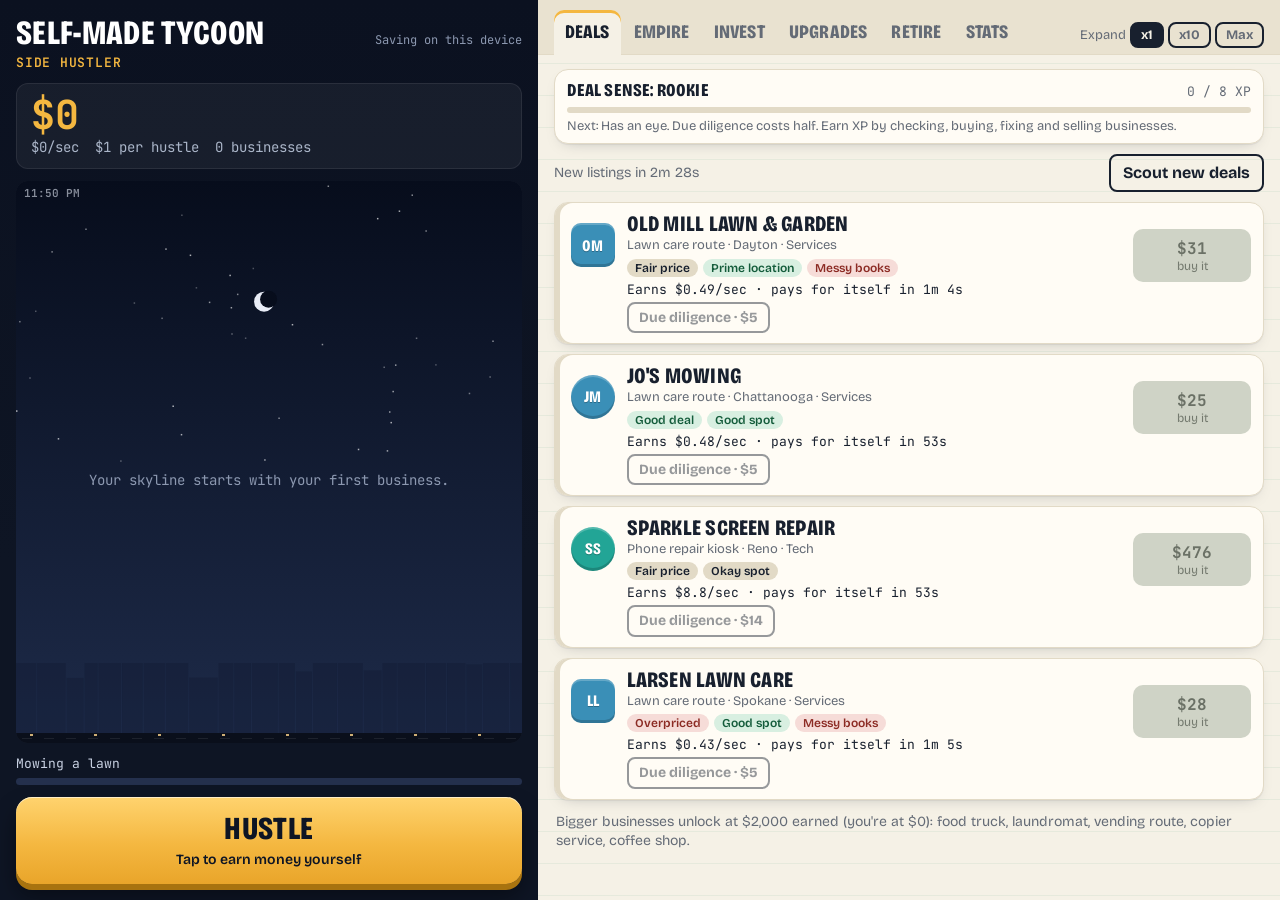
<file: self-made-tycoon/index.html>
<!DOCTYPE html>
<html lang="en">
<head>
<meta charset="utf-8">
<meta name="viewport" content="width=device-width, initial-scale=1">
<meta name="theme-color" content="#0e1524">
<title>Self-Made Tycoon</title>
<link rel="preconnect" href="https://fonts.googleapis.com">
<link rel="preconnect" href="https://fonts.gstatic.com" crossorigin>
<!-- Fonts: Bricolage Grotesque (headings + body; its width axis gives the
     condensed headings) and JetBrains Mono (every number). If they can't
     load (offline), the CSS falls back to the device's own fonts. -->
<link href="https://fonts.googleapis.com/css2?family=Bricolage+Grotesque:opsz,wdth,wght@12..96,75..100,400..800&family=JetBrains+Mono:wght@400;600;700&display=swap" rel="stylesheet">
<style>
/* =====================================================================
   RUN IT: the game inside each business (15-runit.js)
   Lives in the business sheet. Uses the same tokens as style.css: the
   work button borrows the gold Hustle button look so it reads as "this
   is where you tap", the crew rows look like the Empire cards.
   ===================================================================== */

/* The two views at the top of the sheet: Run it | Fix & sell */
.vswitch { display: flex; gap: 6px; background: var(--paper-2); padding: 4px; border-radius: 12px; }
.vs-btn {
  flex: 1; appearance: none; border: 0; border-radius: 9px; padding: 8px 10px; cursor: pointer; background: transparent;
  font: 800 17px var(--display); font-stretch: 75%; text-transform: uppercase; color: var(--muted);
}
.vs-btn[aria-selected="true"] { background: var(--surface); color: var(--ink); box-shadow: inset 0 -3px 0 var(--gold), var(--shadow-1); }

/* Empire card: the Run it button is the main one */
.biz .acts .smallbtn.runit { background: var(--gold); border-color: var(--gold-deep); color: var(--night); font-weight: 800; }

.run-stage { display: flex; align-items: center; gap: 8px; flex-wrap: wrap; }
.run-stage .note { margin: 0; }

/* Your own work: job, progress bar, big gold button */
.run-work { position: relative; display: grid; gap: 6px; background: var(--night); border-radius: var(--r-card); padding: 10px 12px 14px; }
.run-job { display: flex; justify-content: space-between; gap: 10px; font: 13px var(--mono); color: #c9d2e3; }
.run-job .num { white-space: nowrap; flex: none; }   /* keep "5 / 10" on one line when the job name wraps */
.run-bar { height: 7px; background: var(--night-3); border-radius: 4px; overflow: hidden; }
.run-bar i { display: block; height: 100%; width: 0; background: linear-gradient(90deg, var(--gold), #ffd987); border-radius: 4px; transition: width .12s ease-out; }
.hustle.run-btn { font-size: 30px; padding: 12px; margin-top: 4px; touch-action: manipulation; user-select: none; -webkit-user-select: none; }
.hustle.run-btn small { font-size: 13px; }
.run-floats { position: absolute; inset: 0; pointer-events: none; overflow: visible; }

/* Rush order: a green button with its own countdown */
.run-rush { display: flex; gap: 8px; align-items: center; animation: slide-up .25s ease-out; }
.run-rush .bigbtn { flex: 1; text-align: left; font-size: 15px; line-height: 1.25; animation: rush-pulse 1.2s ease-in-out infinite; }
.run-rush .num { font: 700 15px var(--mono); color: var(--loss); }
@keyframes rush-pulse { 0%, 100% { box-shadow: 0 0 0 0 rgba(29, 134, 86, .5); } 50% { box-shadow: 0 0 0 6px rgba(29, 134, 86, 0); } }

/* Crew and gear lists */
.run-head { display: flex; justify-content: space-between; align-items: flex-end; gap: 8px; flex-wrap: wrap; }
.run-mode { display: flex; gap: 4px; align-items: center; font-size: 13px; color: var(--muted); }
.run-mode button { appearance: none; border: 2px solid var(--ink); background: transparent; border-radius: 8px; padding: 2px 8px; font: 700 13px var(--body); cursor: pointer; color: var(--ink); }
.run-mode button[aria-pressed="true"] { background: var(--ink); color: var(--paper); }
.crew-list { list-style: none; padding: 0; margin: 0; display: grid; gap: 8px; }
.crew-row, .gear-row {
  display: grid; grid-template-columns: 1fr auto; gap: 10px; align-items: center;
  background: var(--surface); border: 1px solid var(--rule); border-radius: 12px; padding: 8px 10px 8px 14px;
  box-shadow: inset 4px 0 0 var(--rule);
}
.crew-row:has(.affordable), .gear-row:has(.affordable) { box-shadow: inset 4px 0 0 var(--money); }
.gear-row.owned { box-shadow: inset 4px 0 0 var(--gold); }
.crew-n { font-size: 14px; color: var(--muted); margin-left: 4px; }
.crew-sub { font-size: 13px; color: var(--muted); }
.run-buy { min-width: 108px; }
.run-pad { color: var(--muted); }

@media (max-width: 760px) {
  .hustle.run-btn { font-size: 26px; padding: 10px; }
  .vs-btn { font-size: 16px; padding: 7px 8px; }
  .crew-row, .gear-row { padding: 8px 8px 8px 12px; gap: 8px; }
  .crew-row .run-buy, .gear-row .run-buy { grid-column: auto; order: 0; min-width: 96px; }   /* style.css puts .buy on its own row on phones; keep these beside their row */
}
/* =====================================================================
   LOOK AND FEEL
   Two halves:
   - Left, the "terminal": your cash ticker, the skyline of everything
     you own, and the Hustle button. Its background follows the sky, so
     it shifts from deep night blue to a brighter dusk/day blue as the
     day/night cycle runs (11-skyline.js sets --term-top).
   - Right, the "ledger": cream ledger paper with faint ruled lines, where
     the deals, your businesses and your books live, laid out as cards.
   Layout: two columns on wide screens (Steam Deck 1280x800, laptops);
   one column on phones with a compact terminal pinned to the top.

   Everything is drawn with CSS and canvas: no images, so the game stays
   one small file. The only outside download is the two web fonts, and
   the font stacks fall back to the device's own fonts if they can't load.

   HOW TO READ THIS FILE
     1. Design tokens (colors, fonts, sizes)    - change the look here
     2. Base elements
     3. Terminal (left)
     4. Ledger (right): tabs and panes
     5. Cards: business rows, buttons, chips
     6. THEME KIT: reusable pieces for investment cards
     7. Pop-ups: modal, business sheet, mini games, toast
     8. Motion: keyframes, effects layer, calm mode
     9. Phones
   ===================================================================== */

/* ---------- 1. Design tokens ---------- */
:root {
  /* night side (terminal) */
  --night:   #0e1524;   /* terminal base and night sky */
  --night-2: #172036;   /* raised surfaces on the terminal */
  --night-3: #24304d;   /* borders and tracks on the terminal */
  --term-top:#14203a;   /* top of the terminal gradient: follows the sky (set from JS) */
  --term-text:#dfe6f2;
  --term-muted:#8c98b0;
  /* the one bold color: gold. Cash, the Hustle button, coins. */
  --gold:      #f4b740;
  --gold-deep: #a8730f;  /* the Hustle button's pressed-down edge */
  --gold-soft: #fff2d3;
  --amber:     var(--gold);   /* old name for --gold, kept so older code still works */
  /* ledger side */
  --paper:   #f5f1e6;   /* ledger paper */
  --paper-2: #e9e2d0;   /* the tab strip */
  --surface: #fffcf5;   /* cards sit on the paper */
  --rule:    #e2dac6;   /* card borders, ruled lines, empty bars */
  --ink:     #18202e;   /* normal text */
  --muted:   #646b76;   /* secondary text (4.9:1 on --surface) */
  /* meaning */
  --money:      #1d8656;  /* good, affordable, profit */
  --money-soft: #d8efe1;
  --money-ink:  #145c3b;
  --loss:       #c0433a;  /* bad, danger, loss */
  --loss-soft:  #f6dcd8;
  --loss-ink:   #8c2b24;
  --off:        #cfd3c6;  /* a button you can't afford yet */
  --off-ink:    #6b7166;
  /* type */
  --display: "Bricolage Grotesque", "Arial Narrow", system-ui, sans-serif;
  --body:    "Bricolage Grotesque", system-ui, -apple-system, "Segoe UI", Roboto, sans-serif;
  --mono:    "JetBrains Mono", ui-monospace, "SF Mono", Menlo, Consolas, monospace;
  /* shape */
  --r-card: 14px;
  --r-btn:  10px;
  --shadow-1: 0 1px 0 rgba(24, 32, 46, .05), 0 6px 16px -10px rgba(24, 32, 46, .35);
  --shadow-2: 0 2px 0 rgba(24, 32, 46, .05), 0 14px 28px -14px rgba(24, 32, 46, .45);
  color-scheme: light;
}

/* ---------- 2. Base elements ---------- */
* { box-sizing: border-box; }
html, body { height: 100%; margin: 0; }
body {
  background: var(--paper); color: var(--ink); font: 16px/1.4 var(--body);
  font-optical-sizing: auto; -webkit-tap-highlight-color: transparent; overflow: hidden;
}
button { font: inherit; color: inherit; }
:focus-visible { outline: 3px solid var(--gold); outline-offset: 2px; }
[hidden] { display: none !important; }   /* hidden must win over display rules */
/* .cond: the condensed, uppercase heading style used for titles and big buttons */
.cond { font-family: var(--display); font-stretch: 75%; font-weight: 800; text-transform: uppercase; letter-spacing: .01em; }
.num { font-family: var(--mono); font-variant-numeric: tabular-nums; }   /* any number that ticks */

.app { display: grid; grid-template-columns: minmax(360px, 42%) 1fr; height: 100%; }

/* ---------- 3. LEFT: the terminal ---------- */
.terminal {
  background: linear-gradient(180deg, var(--term-top) 0%, var(--night) 62%);
  color: var(--term-text); display: flex; flex-direction: column; gap: 12px; padding: 16px;
  position: relative; overflow: hidden;
}
.brand { display: flex; justify-content: space-between; align-items: baseline; gap: 8px; }
.brand h1 { margin: 0; font-size: 34px; line-height: 1; color: #fff; }
.brand .save-state { font: 12px var(--mono); color: var(--term-muted); text-align: right; }
.rank { font: 600 13px var(--mono); color: var(--gold); letter-spacing: .06em; margin-top: 4px; }
/* the ticker: frosted panel with the big cash number */
.ticker {
  background: rgba(255, 255, 255, .05); border: 1px solid rgba(255, 255, 255, .08); border-radius: 12px;
  padding: 10px 14px; font-family: var(--mono); display: grid; gap: 2px;
}
.ticker .cash {
  font-size: 40px; font-weight: 700; line-height: 1.05; color: var(--gold); font-variant-numeric: tabular-nums;
  transition: color .35s, text-shadow .35s;
}
/* 13-fx.js adds these for a moment when cash jumps up or is spent */
.ticker .cash.gain  { color: #9af0bd; text-shadow: 0 0 18px rgba(120, 230, 160, .55); transition: none; }
.ticker .cash.spend { color: #ffb4a6; transition: none; }
.ticker .rates { display: flex; gap: 6px 16px; flex-wrap: wrap; font-size: 14px; color: #aab5c8; }
.ticker .boom { color: #7fe0a3; }
.sky { position: relative; flex: 1 1 auto; min-height: 140px; border-radius: 12px; overflow: hidden; box-shadow: inset 0 0 0 1px rgba(255, 255, 255, .06); }
#skyline { width: 100%; height: 100%; display: block; }
/* a choice event slides up over the skyline */
.event {
  position: absolute; left: 12px; right: 12px; bottom: 12px; z-index: 3;
  background: #fff8e8; color: var(--ink); border-radius: 12px; padding: 12px 14px; display: grid; gap: 8px;
  border-left: 8px solid var(--gold); box-shadow: 0 12px 30px rgba(0, 0, 0, .45);
  animation: slide-up .32s cubic-bezier(.2, .9, .3, 1.2);
}
.event h2 { margin: 0; font-size: 24px; line-height: 1; }
.event p { margin: 0; font-size: 15px; }
.event .opts { display: flex; gap: 8px; flex-wrap: wrap; align-items: center; }
.event .opts button { appearance: none; border: 0; border-radius: var(--r-btn); padding: 8px 12px; cursor: pointer; background: var(--night); color: #fff; font-weight: 700; }
.event .opts button.yes { background: var(--money); }
.event .left { margin-left: auto; font: 12px var(--mono); color: var(--muted); }
.job { font-family: var(--mono); font-size: 13px; display: grid; gap: 5px; color: #c9d2e3; }
.job .bar { height: 7px; background: var(--night-3); border-radius: 4px; overflow: hidden; }
.job .bar i { display: block; height: 100%; width: 0; background: linear-gradient(90deg, var(--gold), #ffd987); border-radius: 4px; transition: width .12s ease-out; }
/* the Hustle button: a chunky gold key that presses down */
.hustle {
  appearance: none; border: 0; cursor: pointer; border-radius: 16px; color: var(--night);
  background: linear-gradient(180deg, #ffd36e 0%, var(--gold) 55%, #e9a52a 100%);
  padding: 16px 12px; font-size: 32px; line-height: 1;
  box-shadow: 0 6px 0 var(--gold-deep), 0 12px 22px rgba(0, 0, 0, .4), inset 0 1px 0 rgba(255, 255, 255, .6);
  touch-action: manipulation; user-select: none; -webkit-user-select: none;
  transition: transform .06s, box-shadow .06s;
}
.hustle small { display: block; font: 600 14px var(--body); text-transform: none; letter-spacing: 0; margin-top: 6px; font-stretch: 100%; }
.hustle:active, .hustle.pressed { transform: translateY(5px); box-shadow: 0 1px 0 var(--gold-deep), 0 4px 10px rgba(0, 0, 0, .35), inset 0 1px 0 rgba(255, 255, 255, .6); }
.padhints { display: none; font: 12px var(--mono); color: var(--term-muted); text-align: center; }
.padhints.on { display: block; }
/* "+$12" text that pops out of the Hustle button */
.floats { position: absolute; inset: 0; pointer-events: none; overflow: hidden; z-index: 4; }
.float {
  position: absolute; font: 700 20px var(--mono); color: var(--gold); white-space: nowrap;
  text-shadow: 0 2px 0 rgba(0, 0, 0, .35), 0 0 12px rgba(244, 183, 64, .45);
  animation: pop-rise 1s cubic-bezier(.2, .8, .3, 1) forwards;
}

/* ---------- 4. RIGHT: the ledger ---------- */
.ledger {
  display: flex; flex-direction: column; min-height: 0;
  background: var(--paper) repeating-linear-gradient(to bottom, transparent 0 31px, rgba(29, 134, 86, .07) 31px 32px);
}
.tabs { display: flex; gap: 8px; padding: 10px 16px 0; background: var(--paper-2); align-items: flex-end; box-shadow: inset 0 -1px 0 var(--rule); }
/* one row of tabs; if they ever don't fit (more tabs, a narrow window) the row scrolls sideways instead of wrapping */
.tabrow { display: flex; gap: 2px; flex-wrap: nowrap; flex: 1 1 auto; min-width: 0; overflow-x: auto; scrollbar-width: none; }
.tabrow::-webkit-scrollbar { display: none; }
.tab {
  appearance: none; border: 0; cursor: pointer; padding: 9px 11px; border-radius: 10px 10px 0 0; background: transparent;
  color: var(--muted); font-size: 19px; transition: background .15s, color .15s; position: relative; flex: none;
}
.tab:hover { color: var(--ink); }
.tab[aria-selected="true"] { background: var(--paper); color: var(--ink); box-shadow: inset 0 3px 0 var(--gold); }   /* gold strip on top of the open tab */
.badge { background: var(--money); color: #fff; border-radius: 10px; padding: 0 7px; font: 700 13px var(--body); margin-left: 5px; vertical-align: 2px; letter-spacing: 0; }
.buymode { margin-left: auto; flex: none; display: flex; gap: 4px; padding-bottom: 7px; align-items: center; font-size: 13px; color: var(--muted); }
.buymode button { appearance: none; border: 2px solid var(--ink); background: transparent; border-radius: 8px; padding: 3px 9px; font: 700 13px var(--body); cursor: pointer; }
.buymode button[aria-pressed="true"] { background: var(--ink); color: var(--paper); }
.pane { overflow-y: auto; padding: 14px 16px 28px; display: none; flex-direction: column; gap: 10px; flex: 1; }
.pane.on { display: flex; animation: fade-in .18s ease-out; }
.pane-head { display: flex; gap: 10px; align-items: center; flex-wrap: wrap; }
.pane-head .grow { flex: 1; color: var(--muted); font-size: 14px; }
.note { font-size: 14px; color: var(--muted); margin: 2px; }

/* ---------- 5. Cards ---------- */
/* .biz: one business. Used for deal cards, Empire rows and upgrades.
   Layout: logo | name, details, chips, numbers | buy button.
   The colored bar down the left edge turns green when you can afford it. */
.biz {
  display: grid; grid-template-columns: 44px 1fr auto; gap: 4px 12px; align-items: center;
  background: var(--surface); border: 1px solid var(--rule); border-radius: var(--r-card); padding: 10px 12px 10px 16px;
  box-shadow: inset 5px 0 0 var(--rule), var(--shadow-1); transition: box-shadow .2s, transform .2s;
}
.biz.affordable { box-shadow: inset 5px 0 0 var(--money), var(--shadow-1); }
.logo {
  width: 44px; height: 44px; display: grid; place-items: center; color: #fff; font: 800 16px var(--display); font-stretch: 75%;
  grid-row: span 2; box-shadow: inset 0 -3px 0 rgba(0, 0, 0, .18), inset 0 2px 0 rgba(255, 255, 255, .22);
  text-shadow: 0 1px 0 rgba(0, 0, 0, .25);
}
.biz h3 { margin: 0; font-size: 22px; line-height: 1.05; }
.biz .lvl { font-family: var(--mono) !important; font-size: 14px !important; font-weight: 600; color: var(--muted); letter-spacing: 0; }
.biz .sub { font-size: 13px; color: var(--muted); }
.biz .chips { grid-column: 2; display: flex; gap: 5px; flex-wrap: wrap; }
.chip { font: 600 12px var(--body); padding: 2px 8px; border-radius: 10px; background: var(--rule); color: var(--ink); }
.chip.good { background: var(--money-soft); color: var(--money-ink); }
.chip.bad { background: var(--loss-soft); color: var(--loss-ink); }
.chip.great { background: var(--money); color: #fff; }
.chip.gold { background: var(--gold-soft); color: #7a5208; }
.biz .line { grid-column: 2; font: 13px var(--mono); color: var(--ink); }
/* the buy / expand button on the right of a card */
.buy {
  grid-row: 1 / span 3; grid-column: 3; appearance: none; border: 0; cursor: pointer; border-radius: var(--r-btn); min-width: 118px; padding: 9px 10px;
  background: var(--money); color: #fff; font: 700 16px var(--mono); text-align: center; font-variant-numeric: tabular-nums;
  box-shadow: 0 3px 0 var(--money-ink); transition: transform .06s, box-shadow .06s, background .2s;
}
.buy:active { transform: translateY(2px); box-shadow: 0 1px 0 var(--money-ink); }
.buy small { display: block; font: 12px var(--body); opacity: .9; }
.buy[aria-disabled="true"] { background: var(--off); color: var(--off-ink); cursor: default; box-shadow: none; transform: none; }
.smallbtn { appearance: none; border: 2px solid var(--ink); background: transparent; border-radius: 8px; padding: 6px 12px; cursor: pointer; font-weight: 700; transition: background .15s; }
.smallbtn:hover { background: rgba(24, 32, 46, .06); }
.smallbtn[aria-disabled="true"] { opacity: .45; cursor: default; }
/* .card: a plain panel (Retire, Stats, each investment) */
.card { background: var(--surface); border: 1px solid var(--rule); border-radius: var(--r-card); padding: 14px; display: grid; gap: 10px; box-shadow: var(--shadow-1); }
.card h2 { margin: 0; font-size: 28px; line-height: 1; }
.card p { margin: 0; }
.bigbtn {
  appearance: none; border: 0; cursor: pointer; border-radius: var(--r-btn); padding: 11px 16px; background: var(--ink); color: var(--paper);
  font-size: 20px; justify-self: start; box-shadow: 0 3px 0 #05080f; transition: transform .06s, box-shadow .06s;
}
.bigbtn:active { transform: translateY(2px); box-shadow: 0 1px 0 #05080f; }
.bigbtn.go { background: var(--money); color: #fff; box-shadow: 0 3px 0 var(--money-ink); }
.bigbtn.danger { background: var(--loss); color: #fff; box-shadow: 0 3px 0 var(--loss-ink); }
.bigbtn[aria-disabled="true"] { background: var(--off); color: var(--off-ink); cursor: default; box-shadow: none; transform: none; }
.stats { display: grid; grid-template-columns: auto 1fr; gap: 4px 16px; font-size: 15px; margin: 0; }
.stats dt { color: var(--muted); }
.stats dd { margin: 0; font-family: var(--mono); font-variant-numeric: tabular-nums; }
textarea { width: 100%; min-height: 80px; font: 13px var(--mono); border-radius: 8px; border: 2px solid var(--rule); padding: 8px; background: #fff; }
/* settings rows (Look and feel card): label + a segmented button group */
.setting { display: flex; gap: 8px 12px; align-items: center; flex-wrap: wrap; }
.setting > span { min-width: 60px; font-weight: 700; }
.seg { display: inline-flex; flex-wrap: wrap; border: 2px solid var(--ink); border-radius: 10px; overflow: hidden; }
.seg button { appearance: none; border: 0; background: transparent; padding: 6px 11px; font: 700 14px var(--body); cursor: pointer; }
.seg button + button { border-left: 2px solid var(--ink); }
.seg button[aria-pressed="true"] { background: var(--ink); color: var(--paper); }

/* ---------- 6. THEME KIT for investment cards ----------
   Each investment draws its own card on the Invest tab (see 20-invest.js).
   The card itself is <section class="card inv">. Inside it, use these so
   every investment looks like part of the same game:

   <div class="card-head">                  title row: name left, figure right
     <h2 class="cond">Stocks</h2>
     <span class="figure up">+$1.2K/sec</span>   big number (.up green / .down red)
   </div>
   <p class="note">One-line explanation.</p>
   <dl class="kv"><dt>Owned</dt><dd>12 shares</dd>...</dl>   label / value pairs
   <div class="meter"><i style="width:40%"></i></div>         progress bar
     (.meter.gold / .meter.loss for other colors)
   <div class="chart"><canvas></canvas></div>  price chart: draw with
     sparkline(canvas, values) from 13-fx.js
   <ul class="rows">                         a list of holdings
     <li class="row"><div><b>Name</b><small>detail</small></div>
       <span class="num">$12K</span><button class="smallbtn">Sell</button></li>
   </ul>
   <div class="btn-row"><button class="bigbtn go cond">Buy</button>...</div>
   Chips: <span class="chip good|bad|great|gold">text</span>.
   Buttons: .bigbtn (.go / .danger), .smallbtn, .buy; use aria-disabled="true"
   for "can't afford" so the controller can still reach it.
   For a celebration, call fxBurst(element, "buy" | "sale" | "spark").
   ------------------------------------------------------------------- */
.card.inv { gap: 8px; }
.card-head { display: flex; justify-content: space-between; align-items: baseline; gap: 6px 12px; flex-wrap: wrap; }
.card-head h2 { margin: 0; }
.figure { font: 700 22px var(--mono); font-variant-numeric: tabular-nums; color: var(--ink); }
.figure.up { color: var(--money); } .figure.down { color: var(--loss); }
.kv { display: grid; grid-template-columns: auto 1fr; gap: 3px 14px; margin: 0; font-size: 14px; }
.kv dt { color: var(--muted); }
.kv dd { margin: 0; font-family: var(--mono); font-variant-numeric: tabular-nums; text-align: right; }
.meter { height: 8px; background: var(--rule); border-radius: 4px; overflow: hidden; }
.meter i { display: block; height: 100%; width: 0; background: var(--money); border-radius: 4px; transition: width .3s ease-out; }
.meter.gold i { background: var(--gold); } .meter.loss i { background: var(--loss); }
.chart { height: 72px; border-radius: 10px; background: linear-gradient(180deg, #fff, var(--paper)); border: 1px solid var(--rule); overflow: hidden; }
.chart canvas { width: 100%; height: 100%; display: block; }
.rows { list-style: none; margin: 0; padding: 0; display: grid; gap: 6px; }
.row { display: grid; grid-template-columns: 1fr auto auto; gap: 10px; align-items: center; padding: 8px 10px; background: #fff; border: 1px solid var(--rule); border-radius: 10px; }
.row small { display: block; color: var(--muted); font-size: 12px; }
.btn-row { display: flex; gap: 8px; flex-wrap: wrap; align-items: center; }

/* ---------- 7. Pop-ups ---------- */
.modal-back { position: fixed; inset: 0; background: rgba(9, 13, 22, .62); display: none; place-items: center; z-index: 10; padding: 16px; }
.modal-back.on { display: grid; animation: fade-in .18s ease-out; }
.modal { background: var(--paper); border-radius: 18px; padding: 20px; max-width: 440px; width: 100%; display: grid; gap: 12px; box-shadow: 0 24px 60px rgba(0, 0, 0, .5); }
.modal-back.on .modal { animation: pop-in .28s cubic-bezier(.2, .9, .3, 1.25); }
.modal h2 { margin: 0; font-size: 34px; line-height: 1; }
.modal .amount { font: 700 36px var(--mono); color: var(--money); }
/* Deal sense progress box on the Deals tab */
.sense { background: var(--surface); border: 1px solid var(--rule); border-radius: var(--r-card); padding: 8px 12px; display: grid; gap: 4px; box-shadow: var(--shadow-1); }
.sense-top { display: flex; justify-content: space-between; gap: 8px; align-items: baseline; flex-wrap: wrap; }
.sense-top strong { font-size: 18px; }
.sense-top span { font: 13px var(--mono); color: var(--muted); }
.sense .bar { height: 6px; background: var(--rule); border-radius: 3px; overflow: hidden; }
.sense .bar i { display: block; height: 100%; background: var(--money); transition: width .4s ease-out; }
.sense .note { margin: 0; font-size: 13px; }
.biz .acts { grid-column: 2; display: flex; gap: 6px; flex-wrap: wrap; }
.biz .acts .smallbtn { padding: 4px 10px; font-size: 14px; }
/* the business sheet and its mini games */
.sheet { max-width: 560px; max-height: calc(100vh - 32px); overflow-y: auto; }
.sheet h3 { margin: 4px 0 0; font-size: 20px; }
.sheet .sub { color: var(--muted); font-size: 14px; margin: 0; }
.sheet p { margin: 0; }
.sheet .up { color: var(--money); } .sheet .down { color: var(--loss); }
.sheet .muted { color: var(--muted); }
#sheetBody { display: grid; gap: 10px; }
.probs { list-style: none; padding: 0; margin: 0; display: grid; gap: 8px; }
.probs li { display: grid; gap: 6px; justify-items: start; }
.gopts { display: grid; gap: 8px; }
.gopts .smallbtn { text-align: left; padding: 10px 12px; }
.review { margin: 0; padding: 12px 14px; background: #fff; border-left: 6px solid var(--loss); border-radius: 8px; font-size: 17px; }
.ledger-lines { display: grid; gap: 6px; }
.line-btn { display: flex; justify-content: space-between; gap: 12px; font-family: var(--mono); }
.cand { display: grid; gap: 2px; }
.cand span { font: 13px var(--mono); }
.gauge { position: relative; height: 34px; background: var(--rule); border-radius: 8px; overflow: hidden; }
.gauge .zone { position: absolute; top: 0; bottom: 0; background: #7cc79a; }
.gauge .needle { position: absolute; top: 0; bottom: 0; width: 4px; margin-left: -2px; background: var(--ink); }
.gstat { font: 14px var(--mono); }
.toast {
  position: fixed; bottom: 18px; left: 50%; transform: translate(-50%, 12px); background: var(--night); color: #fff; padding: 10px 16px;
  border-radius: 12px; font-size: 15px; z-index: 11; opacity: 0; transition: opacity .25s, transform .25s; pointer-events: none;
  max-width: 90vw; text-align: center; box-shadow: 0 10px 30px rgba(0, 0, 0, .35); border: 1px solid rgba(255, 255, 255, .08);
}
.toast.on { opacity: 1; transform: translate(-50%, 0); }

/* ---------- 8. Motion ---------- */
/* the effects layer (13-fx.js draws coins and confetti here) */
#fx { position: fixed; inset: 0; width: 100%; height: 100%; pointer-events: none; z-index: 12; }
/* 13-fx.js flashes a card when you buy it or hit a level milestone */
.biz.is-new { animation: glow-new 1.4s ease-out; }
.biz.bump { animation: bump .35s ease-out; }
@keyframes pop-rise {
  0%   { transform: translateY(0) scale(.6); opacity: 0; }
  15%  { transform: translateY(-10px) scale(1.15); opacity: 1; }
  100% { transform: translateY(-74px) scale(1); opacity: 0; }
}
@keyframes fade-in { from { opacity: 0; } to { opacity: 1; } }
@keyframes pop-in { from { transform: scale(.88) translateY(10px); opacity: 0; } to { transform: none; opacity: 1; } }
@keyframes slide-up { from { transform: translateY(24px); opacity: 0; } to { transform: none; opacity: 1; } }
@keyframes glow-new {
  0%   { box-shadow: inset 5px 0 0 var(--gold), 0 0 0 3px var(--gold), 0 0 26px rgba(244, 183, 64, .7); }
  100% { box-shadow: inset 5px 0 0 var(--rule), 0 0 0 0 transparent, var(--shadow-1); }
}
@keyframes bump { 0% { transform: scale(1); } 40% { transform: scale(1.015); } 100% { transform: scale(1); } }
/* Calm mode: the player's device asks for less motion (or they picked
   "Calm" in Look and feel). 13-fx.js puts .calm on <html>; it also stops
   the coins, confetti, cash count-up and window flicker. Things still
   change, they just don't fly around. */
.calm *, .calm *::before, .calm *::after { animation-duration: .01ms !important; animation-iteration-count: 1 !important; transition-duration: .01ms !important; }
.calm .float { animation: fade-out 1s linear forwards !important; }
@keyframes fade-out { from { opacity: 1; } to { opacity: 0; } }

/* ---------- 9. Phones ---------- */
@media (max-width: 760px) {
  body { overflow: auto; }
  .app { display: block; height: auto; }
  /* a compact terminal pinned to the top: about a third of the screen */
  .terminal { position: sticky; top: 0; z-index: 5; padding: 8px 12px 10px; gap: 6px; }
  .brand h1 { font-size: 22px; white-space: nowrap; }
  .rank { font-size: 11px; margin-top: 2px; }
  .brand .save-state { font-size: 10px; max-width: 34%; }
  .ticker { padding: 6px 10px; border-radius: 10px; }
  .ticker .cash { font-size: 28px; }
  .ticker .rates { font-size: 12px; gap: 2px 10px; }
  .sky { flex: none; height: 76px; min-height: 0; border-radius: 10px; }
  .event { position: fixed; left: 10px; right: 10px; bottom: 10px; top: auto; }
  .job { font-size: 11px; gap: 3px; }
  .hustle { padding: 10px; font-size: 25px; border-radius: 14px; }
  .hustle small { font-size: 12px; margin-top: 3px; }
  .pane { overflow: visible; }
  /* tabs: one row you can swipe sideways, Expand x1/x10/Max on its own row */
  .tabs { flex-direction: column; align-items: stretch; gap: 0; padding: 6px 0 0; position: relative; }
  .tabrow { flex-wrap: nowrap; overflow-x: auto; scrollbar-width: none; padding: 0 10px; }
  .tabrow::-webkit-scrollbar { display: none; }
  .tab { padding: 8px 10px; font-size: 17px; flex: none; }
  .buymode { width: 100%; margin-left: 0; padding: 6px 12px; background: var(--paper); border-bottom: 1px solid var(--rule); }
  .biz { grid-template-columns: 36px 1fr; padding: 10px 10px 10px 14px; }
  .logo { width: 36px; height: 36px; font-size: 13px; }
  .biz h3 { font-size: 20px; }
  .buy { grid-row: auto; grid-column: 1 / -1; order: 9; }   /* button goes under the details */
}
</style>
</head>
<body>
<div class="app">
  <!-- ================= LEFT: THE TERMINAL ================= -->
  <section class="terminal" aria-label="You">
    <div class="brand">
      <div>
        <h1 class="cond">Self-Made Tycoon</h1>
        <div class="rank" id="rank">SIDE HUSTLER</div>
      </div>
      <span class="save-state" id="saveState">Saving on this device</span>
    </div>
    <div class="ticker">
      <div class="cash" id="cash">$0</div>
      <div class="rates">
        <span id="ips">$0/sec</span>
        <span id="tapv">$1 per hustle</span>
        <span id="owned">0 businesses</span>
        <span class="boom" id="boom"></span>
      </div>
    </div>
    <div class="sky">
      <canvas id="skyline" aria-hidden="true"></canvas>
      <div class="event" id="event" hidden role="region" aria-label="Something happened">
        <h2 class="cond" id="evTitle"></h2>
        <p id="evText"></p>
        <div class="opts" id="evOpts"></div>
      </div>
    </div>
    <div class="job">
      <div id="jobText">Mowing a lawn</div>
      <div class="bar"><i id="jobBar"></i></div>
    </div>
    <button class="hustle cond" id="hustle">Hustle <small id="hustleSub">Tap to earn money yourself</small></button>
    <div class="padhints" id="padHints">A press · X hustle · B take the offer · LB/RB tabs · Y buy amount</div>
    <div class="floats" id="floats"></div>
  </section>

  <!-- ================= RIGHT: THE LEDGER ================= -->
  <section class="ledger">
    <div class="tabs">
     <div class="tabrow" role="tablist">
      <button class="tab cond" role="tab" id="tab-deals" data-pane="deals" aria-selected="true">Deals<span class="badge" id="dealBadge" hidden>0</span></button>
      <button class="tab cond" role="tab" id="tab-empire" data-pane="empire" aria-selected="false">Empire</button>
      <button class="tab cond" role="tab" id="tab-invest" data-pane="invest" aria-selected="false" hidden>Invest</button>
      <button class="tab cond" role="tab" id="tab-upg" data-pane="upg" aria-selected="false">Upgrades<span class="badge" id="upgBadge" hidden>0</span></button>
      <button class="tab cond" role="tab" id="tab-retire" data-pane="retire" aria-selected="false">Retire</button>
      <button class="tab cond" role="tab" id="tab-set" data-pane="set" aria-selected="false">Stats</button>
     </div>
      <div class="buymode" id="buymode" aria-label="How many levels to expand at once">
        Expand
        <button id="bm1" data-mode="1" aria-pressed="true">x1</button>
        <button id="bm10" data-mode="10" aria-pressed="false">x10</button>
        <button id="bmmax" data-mode="max" aria-pressed="false">Max</button>
      </div>
    </div>

    <div class="pane on" id="pane-deals">
      <div class="sense" id="sense">
        <div class="sense-top"><strong class="cond" id="senseName">Deal sense: Rookie</strong><span id="senseXp"></span></div>
        <div class="bar"><i id="senseBar"></i></div>
        <div class="note" id="senseNext"></div>
      </div>
      <div class="pane-head">
        <span class="grow" id="dealsTimer">New listings soon</span>
        <button class="smallbtn" id="scout">Scout new deals</button>
      </div>
      <div id="dealList" style="display:grid; gap:10px"></div>
      <p class="note" id="nextTier"></p>
    </div>
    <div class="pane" id="pane-empire">
      <div class="pane-head"><span class="grow" id="empireSummary"></span></div>
      <div id="empireList" style="display:grid; gap:10px"></div>
    </div>
    <div class="pane" id="pane-invest">
      <div id="investList" style="display:grid; gap:10px"></div>
    </div>
    <div class="pane" id="pane-upg"></div>
    <div class="pane" id="pane-retire">
      <div class="card">
        <h2 class="cond">Retire and start again</h2>
        <p>Sell everything, hand the keys to a successor, and start over with nothing but your name. Every Legacy star makes all your income and hustling <strong id="legPct">10%</strong> bigger, forever.</p>
        <p>Stars come from everything you have ever earned. You have <strong id="legNow">0</strong> stars. Retiring now adds <strong id="legGain">0</strong>. Your Deal sense comes with you too.</p>
        <p class="note" id="legNext"></p>
        <button class="bigbtn go cond" id="retire" aria-disabled="true">Not worth retiring yet</button>
      </div>
    </div>
    <div class="pane" id="pane-set">
      <div class="card"><h2 class="cond">Stats</h2><dl class="stats" id="stats"></dl></div>
      <div class="card" id="lookCard">
        <h2 class="cond">Look and feel</h2>
        <p class="note">Saved on this device only.</p>
        <div class="setting"><span>Sky</span>
          <div class="seg" role="group" aria-label="Sky">
            <button data-sky="cycle" aria-pressed="true">Day/night</button>
            <button data-sky="clock" aria-pressed="false">My clock</button>
            <button data-sky="day" aria-pressed="false">Day</button>
            <button data-sky="night" aria-pressed="false">Night</button>
          </div></div>
        <div class="setting"><span>Motion</span>
          <div class="seg" role="group" aria-label="Motion">
            <button data-motion="auto" aria-pressed="true">Like my device</button>
            <button data-motion="full" aria-pressed="false">Full</button>
            <button data-motion="calm" aria-pressed="false">Calm</button>
          </div></div>
      </div>
      <div class="card">
        <h2 class="cond">Your save</h2>
        <p>The game saves itself every 30 seconds and when you leave.</p>
        <button class="bigbtn cond" id="copySave">Copy save code</button>
        <label for="importBox">Paste a save code to load it:</label>
        <textarea id="importBox" spellcheck="false"></textarea>
        <button class="bigbtn cond" id="importSave">Load pasted save</button>
      </div>
      <div class="card">
        <h2 class="cond">Start over</h2>
        <p>Wipes everything, Legacy stars and Deal sense included. This cannot be undone.</p>
        <button class="bigbtn danger cond" id="wipe">Wipe my save</button>
      </div>
    </div>
  </section>
</div>

<div class="modal-back" id="modalBack">
  <div class="modal" role="dialog" aria-modal="true" aria-labelledby="modalTitle">
    <h2 class="cond" id="modalTitle">While you were out</h2>
    <p id="modalText"></p>
    <div class="amount" id="modalAmount"></div>
    <button class="bigbtn go cond" id="modalOk">Back to work</button>
  </div>
</div>
<div class="modal-back" id="sheetBack">
  <div class="modal sheet" role="dialog" aria-modal="true" aria-labelledby="sheetTitle">
    <h2 class="cond" id="sheetTitle"></h2>
    <div id="sheetBody"></div>
    <button class="bigbtn cond" id="sheetClose">Close</button>
  </div>
</div>
<div class="toast" id="toast"></div>
<!-- Effects layer: coin pops, confetti and sparkles are drawn here (13-fx.js).
     It covers the screen but ignores taps. -->
<canvas id="fx" aria-hidden="true"></canvas>

<script>
"use strict";
/* =====================================================================
   SELF-MADE TYCOON
   Start with nothing but your own two hands (the Hustle button). Buy
   small businesses from the Deals board, expand them, and work your way
   up from a lawn care route to an airline. Every business for sale is
   generated on the spot: a real kind of business with a made-up name,
   a city, a location rating and a quirk, so no two runs look the same.

   HOW THE CODE IS ORGANISED
   This page is built from the files in src/ by build.py (edit those, not
   index.html). All the .js files below end up in this one <script>, in
   this order, sharing one scope:
     00-intro.js        - this overview
     01-data.js         - industries, name parts, quirks, problems, Deal sense levels, upgrades
     02-state.js        - the one object that IS your save
     03-math.js         - income, prices, legacy stars, Deal sense
     04-deals.js        - the deal generator (businesses for sale)
     05-actions.js      - hustle, buy, expand, upgrades, events, retire
     06-fixsell.js      - due diligence, fixing problems, selling businesses
     07-time.js         - the main loop and away-from-game earnings
     08-save.js         - this browser + your Claude account (syncs devices)
     09-screen.js       - numbers, the Deals / Empire / Upgrades / Retire / Stats tabs
     10-sheet.js        - the Manage sheet for one business, and the fix-up mini games
     11-skyline.js      - the skyline drawing and the day/night cycle
     12-controls.js     - touch/mouse, keyboard, game controller
     13-fx.js           - motion and feedback (coins, confetti, cash count-up), Look and feel settings
     20-invest.js       - the plug-in point for every investment type, and the Invest tab
     30-investments/    - one file per investment type (real estate, stocks, ...)
     99-start.js        - start up, and handles for the automated tests
   ===================================================================== */


/* =====================================================================
   1. GAME DATA
   ===================================================================== */

// Sectors group industries. Owning lots of one sector unlocks upgrades for it.
// color: used for the business logo and its building in the skyline.
const SECTORS = {
  services: { name: "Services",      color: "#3a8fb7" },
  auto:     { name: "Auto",          color: "#c0443a" },
  transport:{ name: "Transport",     color: "#4a9d6b" },
  tech:     { name: "Tech",          color: "#22a596" },
  food:     { name: "Food",          color: "#d9822b" },
  retail:   { name: "Retail",        color: "#8e5ba8" },
  property: { name: "Property",      color: "#a88d2f" },
  fun:      { name: "Entertainment", color: "#d35d8e" },
  finance:  { name: "Finance",       color: "#5c6bc0" },
};

// Tiers: bigger businesses unlock as your earnings this run grow.
// rank is your title at that stage; gigs are what the Hustle button does.
const TIERS = [
  { unlock: 0,     rank: "Side hustler",         gigs: ["Mowing a lawn", "Washing a car", "Delivering a pizza", "Fixing a cracked screen"] },
  { unlock: 2e3,   rank: "Small business owner", gigs: ["Working the food truck window", "Restocking vending machines", "Clearing a paper jam", "Pulling espresso shots"] },
  { unlock: 1e5,   rank: "Main Street mogul",    gigs: ["Covering a shift at the diner", "Haggling with a supplier", "Training a new hire", "Walking the car wash line"] },
  { unlock: 5e6,   rank: "Regional magnate",     gigs: ["Negotiating a lease", "Meeting with the bank", "Touring a hotel", "Signing a freight contract"] },
  { unlock: 5e8,   rank: "Industry titan",       gigs: ["Pitching investors", "Courting a merger", "Doing a TV interview", "Reviewing the quarterly numbers"] },
  { unlock: 1e11,  rank: "Global tycoon",        gigs: ["Ringing the opening bell", "Lunch with a senator", "Touring a launch pad", "Pricing out a small island"] },
];

// Every kind of business. cost = asking price for your first one (before the
// listing's own quirks). Its income per second is worked out below from
// TIER_PAYBACK, so bigger businesses take longer to pay for themselves.
// names: patterns for made-up names. {place} {surname} {first} {adj} {tech}
// {city} {mascot} are filled in from the NAME PARTS lists below.
const INDUSTRIES = [
  // --- tier 0: side hustles ---
  { id: "lawn",     name: "Lawn care route",    sector: "services", tier: 0, cost: 25,     names: ["{surname} Lawn Care", "{place} Lawn & Garden", "{first}'s Mowing"] },
  { id: "detail",   name: "Car detailing",      sector: "auto",     tier: 0, cost: 70,     names: ["{adj} Shine Detailing", "{first}'s Mobile Detail", "{place} Auto Spa"] },
  { id: "courier",  name: "Bike courier",       sector: "transport",tier: 0, cost: 180,    names: ["{first}'s Bike Courier", "{place} Express", "{adj} Wheels Courier"] },
  { id: "phonefix", name: "Phone repair kiosk", sector: "tech",     tier: 0, cost: 450,    names: ["{place} Phone Fix", "{adj} Screen Repair", "{first}'s Cell Doctor"] },
  // --- tier 1: small businesses ---
  { id: "foodtruck",name: "Food truck",         sector: "food",     tier: 1, cost: 2500,   names: ["{first}'s Taco Truck", "{place} BBQ Wagon", "{adj} Bites Food Truck"] },
  { id: "laundry",  name: "Laundromat",         sector: "services", tier: 1, cost: 5000,   names: ["{place} Laundromat", "{adj} Suds Laundry", "{surname} Wash & Fold"] },
  { id: "vending",  name: "Vending route",      sector: "retail",   tier: 1, cost: 8000,   names: ["{place} Vending Co.", "{adj} Snack Route", "{surname} Vending"] },
  { id: "copier",   name: "Copier service",     sector: "services", tier: 1, cost: 12000,  names: ["{place} Copier Service", "{surname} Business Machines", "{adj} Imaging Solutions"] },
  { id: "coffee",   name: "Coffee shop",        sector: "food",     tier: 1, cost: 18000,  names: ["{place} Coffee Co.", "{adj} Bean Roasters", "{first}'s Espresso Bar"] },
  // --- tier 2: main street ---
  { id: "diner",    name: "Diner",              sector: "food",     tier: 2, cost: 120e3,  names: ["{first}'s Diner", "{place} Grill", "The {adj} Spoon"] },
  { id: "carwash",  name: "Car wash",           sector: "auto",     tier: 2, cost: 200e3,  names: ["{place} Car Wash", "{adj} Wave Car Wash", "{surname} Express Wash"] },
  { id: "garage",   name: "Auto repair shop",   sector: "auto",     tier: 2, cost: 300e3,  names: ["{surname} Auto Repair", "{place} Garage", "{adj} Wrench Automotive"] },
  { id: "gym",      name: "Gym",                sector: "services", tier: 2, cost: 450e3,  names: ["{place} Fitness", "{adj} Iron Gym", "{surname} Strength Club"] },
  { id: "hvac",     name: "HVAC company",       sector: "services", tier: 2, cost: 600e3,  names: ["{surname} Heating & Air", "{place} HVAC", "{adj} Comfort Systems"] },
  { id: "hardware", name: "Hardware store",     sector: "retail",   tier: 2, cost: 800e3,  names: ["{place} Hardware", "{surname} Supply Co.", "{adj} Tool & Lumber"] },
  // --- tier 3: regional ---
  { id: "grocery",  name: "Grocery store",      sector: "retail",   tier: 3, cost: 8e6,    names: ["{place} Market", "{surname}'s Grocery", "{adj} Basket Foods"] },
  { id: "insure",   name: "Insurance agency",   sector: "finance",  tier: 3, cost: 12e6,   names: ["{surname} Insurance Group", "{place} Mutual", "{adj} Shield Insurance"] },
  { id: "hotel",    name: "Hotel",              sector: "property", tier: 3, cost: 15e6,   names: ["The {place} Hotel", "{adj} Inn & Suites", "{surname} House Hotel"] },
  { id: "storage",  name: "Self-storage park",  sector: "property", tier: 3, cost: 22e6,   names: ["{place} Self Storage", "{adj} Lock Storage", "{surname} Storage Center"] },
  { id: "brewery",  name: "Brewery",            sector: "food",     tier: 3, cost: 30e6,   names: ["{place} Brewing Co.", "{adj} Barrel Brewery", "{surname} Brothers Brewing"] },
  { id: "trucking", name: "Trucking company",   sector: "transport",tier: 3, cost: 45e6,   names: ["{surname} Freight", "{place} Logistics", "{adj} Haul Trucking"] },
  { id: "dealer",   name: "Car dealership",     sector: "auto",     tier: 3, cost: 60e6,   names: ["{surname} Motors", "{place} Auto Group", "{adj} Ride Motors"] },
  // --- tier 4: big business ---
  { id: "software", name: "Software company",   sector: "tech",     tier: 4, cost: 700e6,  names: ["{tech} Software", "{place} Labs", "{surname} Systems"] },
  { id: "resort",   name: "Beach resort",       sector: "property", tier: 4, cost: 1.2e9,  names: ["{place} Resort & Spa", "The {adj} Palms Resort", "{surname} Island Resort"] },
  { id: "studio",   name: "Film studio",        sector: "fun",      tier: 4, cost: 1.6e9,  names: ["{place} Pictures", "{adj} Lantern Studios", "{surname} Films"] },
  { id: "hospital", name: "Hospital group",     sector: "services", tier: 4, cost: 2e9,    names: ["{place} Medical Center", "{surname} Health", "{adj} Care Hospitals"] },
  { id: "team",     name: "Pro sports team",    sector: "fun",      tier: 4, cost: 3e9,    names: ["{city} {mascot}"] },
  { id: "port",     name: "Shipping terminal",  sector: "transport",tier: 4, cost: 4.5e9,  names: ["Port of {place}", "{surname} Marine Terminal", "{adj} Harbor Shipping"] },
  // --- tier 5: global ---
  { id: "park",     name: "Theme park",         sector: "fun",      tier: 5, cost: 150e9,  names: ["{adj} Kingdom", "{place} Adventure Park", "{surname}land"] },
  { id: "airline",  name: "Airline",            sector: "transport",tier: 5, cost: 250e9,  names: ["{place} Air", "{adj} Wing Airlines", "{tech} Airways"] },
  { id: "bank",     name: "Bank",               sector: "finance",  tier: 5, cost: 400e9,  names: ["{place} National Bank", "{surname} Trust", "{adj} Federal"] },
  { id: "chips",    name: "Chip factory",       sector: "tech",     tier: 5, cost: 700e9,  names: ["{tech} Semiconductor", "{place} Silicon Works", "{tech} Microsystems"] },
  { id: "rocket",   name: "Launch company",     sector: "tech",     tier: 5, cost: 1.2e12, names: ["{tech} Launch", "{place} Aerospace", "{adj} Orbit Space Co."] },
];
// Seconds a plain level-1 business of each tier takes to earn back its price.
// This one table sets the pace of the whole game: bigger numbers = slower.
const TIER_PAYBACK = [60, 300, 1500, 6000, 25000, 90000];
// Within a tier, pricier businesses pay back a little faster (6% per step),
// so there's a reason to save up for the expensive ones.
for (const tier of TIER_PAYBACK.keys()) {
  INDUSTRIES.filter(i => i.tier === tier).forEach((ind, rank) => {
    ind.income = ind.cost / TIER_PAYBACK[tier] * (1 + 0.06 * rank);
  });
}
const IND = Object.fromEntries(INDUSTRIES.map(i => [i.id, i]));

// NAME PARTS for the made-up business names. All invented or generic,
// so nothing is named after a real company.
const NAME_PARTS = {
  place:   ["Harbor", "Riverside", "Magnolia", "Palmetto", "Cedar Creek", "Summit", "Bayview", "Oak Street", "King Street", "Northside",
            "Lakeshore", "Pine Ridge", "Union", "Granite", "Coastal", "Lowcountry", "Meridian", "Sunset", "Westgate", "Old Mill"],
  surname: ["Miller", "Rivera", "Okafor", "Nguyen", "Patel", "Brooks", "Kowalski", "Haddad", "Jensen", "Romero", "Bishop", "Grant",
            "Delgado", "Whitaker", "Chen", "Fontaine", "Mbeki", "Larsen", "O'Hara", "Castillo"],
  first:   ["Ray", "Lou", "Dee", "Tony", "Rosa", "Gus", "Bev", "Marco", "Jo", "Sal", "Nina", "Hank", "Tasha", "Earl", "Mae"],
  adj:     ["Golden", "Swift", "Prime", "Sparkle", "Iron", "Silver", "Lucky", "Evergreen", "Bright", "Crimson", "Liberty", "Royal", "Sterling", "True North"],
  tech:    ["Nimbus", "Vector", "Quanta", "Helix", "Orbit", "Lattice", "Ember", "Pixel", "Cobalt", "Signal", "Arcus", "Polar"],
  city:    ["Charleston", "Savannah", "Columbus", "Tulsa", "Boise", "Raleigh", "Omaha", "Tucson", "Richmond", "Knoxville", "Spokane",
            "Dayton", "Reno", "Mobile", "Akron", "Madison", "Fresno", "Wichita", "Chattanooga", "Wilmington"],
  mascot:  ["Ironclads", "Night Owls", "Tidewalkers", "Stormchasers", "Copperheads", "Comets", "Blue Herons", "Wildcards", "Foxhounds", "Riptides"],
};

// What the location of a listing is like: changes its income and its price.
const LOCATIONS = [
  { name: "Rough area",   inc: 0.8,  price: 0.8,  tone: "bad"  },
  { name: "Okay spot",    inc: 1.0,  price: 1.0,  tone: ""     },
  { name: "Good spot",    inc: 1.15, price: 1.1,  tone: "good" },
  { name: "Prime location", inc: 1.3, price: 1.25, tone: "good" },
];
// Quirks: one per listing. weight = how often it comes up.
const QUIRKS = [
  { name: "Nothing special",          inc: 1.0,  price: 1.0,  weight: 6, tone: ""     },
  { name: "Loyal regulars",           inc: 1.15, price: 1.05, weight: 3, tone: "good" },
  { name: "Owner wants out fast",     inc: 1.0,  price: 0.7,  weight: 2, tone: "good" },
  { name: "Below-market lease",       inc: 1.2,  price: 1.0,  weight: 2, tone: "good" },
  { name: "Went viral last month",    inc: 1.4,  price: 1.35, weight: 1, tone: "good" },
  { name: "Family-run for 40 years",  inc: 1.1,  price: 1.1,  weight: 2, tone: "good" },
  // fix: these bad quirks can be fixed once you own the business (see PROBLEMS)
  { name: "Bad online reviews",       inc: 0.8,  price: 0.75, weight: 2, tone: "bad", fix: "reviews"   },
  { name: "Needs new equipment",      inc: 0.75, price: 0.6,  weight: 2, tone: "bad", fix: "equipment" },
  { name: "Messy books",              inc: 0.9,  price: 0.95, weight: 2, tone: "bad", fix: "books"     },
  // Never on a listing (weight 0): what a fixed bad quirk turns into.
  // Slightly better than "Nothing special": customers noticed the change.
  { name: "Turned around",            inc: 1.05, price: 1.0,  weight: 0, tone: "good" },
];
const TURNED_AROUND = QUIRKS.length - 1;
const QUIRK_WEIGHT = QUIRKS.reduce((a, q) => a + q.weight, 0);

// ---------------------------------------------------------------------
// PROBLEMS: what can be wrong with a business, and how you fix it.
// This is the "buy it cheap, fix it up, sell it on" side of the game,
// the way real small-business buyers make money:
//   - Some problems are out in the open (a listing's bad quirk, or a
//     rough location). They make the business cheaper to buy.
//   - Some are HIDDEN: the seller doesn't mention them. You only find
//     out after you buy, unless you pay for due diligence first.
// Fixing a problem means passing a quick mini game (game: which one),
// then paying for the work and waiting for it to finish (bigger
// businesses take longer). A fixed business earns more, and buyers pay
// more for it, so you can sell it on at a profit.
//   penalty: income multiplier while a HIDDEN problem is there (open
//            problems are already counted in the quirk / location numbers)
//   costMult: share of the business's base price the fix costs
//   timeMult: how long the work takes, times FIX_SECONDS for its tier
// ---------------------------------------------------------------------
const PROBLEMS = {
  reviews:   { name: "Bad online reviews",  fixLabel: "Answer the reviews",    game: "reviews", costMult: 0.08, timeMult: 1 },
  equipment: { name: "Needs new equipment", fixLabel: "Repair the machines",   game: "machine", costMult: 0.08, timeMult: 1 },
  books:     { name: "Messy books",         fixLabel: "Clean up the books",    game: "books",   costMult: 0.08, timeMult: 1 },
  rough:     { name: "Rough area",          fixLabel: "Renovate the storefront", game: null,    costMult: 0.25, timeMult: 2 },
  // hidden ones
  staff:     { name: "Staff keep quitting", fixLabel: "Hire a good manager",   game: "hire",    costMult: 0.08, timeMult: 1, hidden: true, penalty: 0.8 },
  taxes:     { name: "Behind on taxes",     fixLabel: "Sort out the taxes",    game: "books",   costMult: 0.08, timeMult: 1, hidden: true, penalty: 0.85 },
  roof:      { name: "Leaky roof",          fixLabel: "Patch the roof",        game: "machine", costMult: 0.08, timeMult: 1, hidden: true, penalty: 0.85 },
};
const HIDDEN_PROBLEMS = Object.keys(PROBLEMS).filter(id => PROBLEMS[id].hidden);
const HIDDEN_CHANCE = 0.25;         // share of listings hiding a problem
const DD_COST = 0.03;               // due diligence costs this share of the asking price
// Seconds the repair work takes after you pass the mini game, by tier.
const FIX_SECONDS = [10, 30, 90, 240, 600, 1200];
const FIX_RETRY = 20;               // seconds to wait after failing a mini game
// Selling: see saleValue(). SALE_MULT takes off the buyer's haggling and
// the broker's fee, so a plain business sells for 80% of its asking price
// and you only profit by fixing things or by buying at a real bargain. Finding a buyer takes SELL_SECONDS for its tier, so you can't buy
// a bargain and dump it the same second.
const SALE_MULT = 0.8;
const SELL_SECONDS = [20, 60, 180, 480, 1200, 2400];


// Prices: every level you own in an industry (a new business counts as one
// level) makes the next one in that industry UNIT_GROWTH times pricier.
// Expanding costs EXPAND_BASE of what a new business would; a new one costs
// more but might come with a better location or quirk.
const UNIT_GROWTH = 1.25;
const EXPAND_BASE = 0.6;
const LEVEL_MILESTONES = [10, 25, 50, 100];   // each doubles that business's income

// Deals board
const DEAL_SLOTS = 4;               // listings on the board (Scout upgrade adds one)
const DEAL_REFRESH = 150;           // seconds until the board refreshes by itself
const SCOUT_COOLDOWN = 45;          // seconds between free "Scout new deals" presses

// DEAL SENSE: you get better at finding businesses the more deals you do,
// like a real buyer who has looked at hundreds of them. Experience (XP)
// comes from due diligence, buying, fixing and selling, and it stays with
// you when you retire. Each level adds a perk (see scoutPerk below).
const SCOUT_XP = { check: 1, buy: 1, fix: 2, saleProfit: 3, saleLoss: 1 };
const SCOUT_LEVELS = [
  { xp: 0,   name: "Rookie",              perk: "You take sellers at their word." },
  { xp: 8,   name: "Has an eye",          perk: "Due diligence costs half." },
  { xp: 25,  name: "Deal hunter",         perk: "One more listing on the Deals board." },
  { xp: 60,  name: "Gut feeling",         perk: "Listings hiding a problem get a \"Something feels off\" warning." },
  { xp: 120, name: "Sharp negotiator",    perk: "Asking prices come in about 6% lower." },
  { xp: 220, name: "Well connected",      perk: "One off-market deal on every fresh board (15% off), faster refreshes, and Scout recharges twice as fast." },
  { xp: 380, name: "Legendary dealmaker", perk: "One more listing, and due diligence is free." },
];
const OFF_MARKET_DISCOUNT = 0.85;

// Hustle (tapping)
const STEPS_PER_JOB = 10;           // hustles to finish a job
const JOB_BONUS = 5;                // finishing a job pays this many extra hustles

// Events (the pop-up offers)
const EVENT_MIN = 100, EVENT_MAX = 220;   // seconds between events
const EVENT_VISIBLE = 25;                 // seconds an event waits for an answer
const VIRAL_MULT = 10, VIRAL_SECONDS = 60;
const BOOM_MULT = 3, BOOM_SECONDS = 45;
const INSPECTION_SECONDS = 600;           // half income at one business if you skip the fix

// Legacy (prestige): stars = floor( sqrt(everything ever earned / LEGACY_DIVISOR) )
const LEGACY_DIVISOR = 1e9;
const LEGACY_BONUS = 0.10;

const OFFLINE_CAP_HOURS = 8;

// Upgrades. kind:
//   tapFlat / tapMult / tapPct - make hustling pay more (tapPct = share of income/sec)
//   global     - multiplies all income
//   price      - multiplies every purchase and expansion price (0.9 = 10% off)
//   eventRate  - events come this much more often
//   slots      - extra listings on the Deals board
//   sector     - doubles one sector's income (made automatically below)
// need = earnings this run before it shows up.
const OWNER_UPGRADES = [
  { id: "boots",   name: "Work Boots",        cost: 40,     kind: "tapFlat", value: 1,    need: 15,    desc: "+$1 per hustle." },
  { id: "harder",  name: "Hustle Harder",     cost: 600,    kind: "tapMult", value: 2,    need: 200,   desc: "Hustling pays double." },
  { id: "cards",   name: "Business Cards",    cost: 4000,   kind: "eventRate", value: 0.25, need: 1500, desc: "Offers and events come 25% more often." },
  { id: "deleg",   name: "Delegation",        cost: 12e3,   kind: "tapPct",  value: 0.01, need: 4e3,   desc: "Each hustle also pays 1% of your income per second." },
  { id: "nego1",   name: "Negotiator",        cost: 30e3,   kind: "price",   value: 0.9,  need: 10e3,  desc: "Everything you buy or expand costs 10% less." },
  { id: "scout",   name: "Business Broker",   cost: 60e3,   kind: "slots",   value: 1,    need: 20e3,  desc: "One more listing on the Deals board." },
  { id: "acct",    name: "Good Accountant",   cost: 150e3,  kind: "global",  value: 1.25, need: 50e3,  desc: "All income +25%." },
  { id: "closer",  name: "The Closer",        cost: 2e6,    kind: "tapPct",  value: 0.02, need: 700e3, desc: "Hustling pays 2% more of your income per second." },
  { id: "nego2",   name: "Hard Bargainer",    cost: 8e6,    kind: "price",   value: 0.9,  need: 2.5e6, desc: "Everything you buy or expand costs 10% less again." },
  { id: "cfo",     name: "Hire a CFO",        cost: 80e6,   kind: "global",  value: 1.5,  need: 25e6,  desc: "All income +50%." },
  { id: "press",   name: "Press Agent",       cost: 400e6,  kind: "eventRate", value: 0.25, need: 120e6, desc: "Offers and events come 25% more often." },
  { id: "rain",    name: "Rainmaker",         cost: 3e9,    kind: "tapPct",  value: 0.03, need: 1e9,   desc: "Hustling pays 3% more of your income per second." },
  { id: "lobby",   name: "Lobbyist",          cost: 40e9,   kind: "global",  value: 1.5,  need: 12e9,  desc: "All income +50%." },
  { id: "media",   name: "Own a TV Network",  cost: 2e12,   kind: "global",  value: 2,    need: 6e11,  desc: "All income doubled." },
];
// Sector upgrades: when your businesses in one sector add up to 10, 50 and
// 150 levels, you can buy a "double that sector" upgrade.
const SECTOR_STEPS = [
  { levels: 10,  label: "Know-How",  costMult: 40 },
  { levels: 50,  label: "Network",   costMult: 4000 },
  { levels: 150, label: "Dominance", costMult: 400000 },
];
const UPGRADES = [...OWNER_UPGRADES];
for (const [sid, sector] of Object.entries(SECTORS)) {
  const cheapest = Math.min(...INDUSTRIES.filter(i => i.sector === sid).map(i => i.cost));
  for (const step of SECTOR_STEPS) {
    UPGRADES.push({
      id: `sec_${sid}_${step.levels}`, name: `${sector.name} ${step.label}`, kind: "sector", sector: sid, levels: step.levels,
      cost: roundNice(cheapest * step.costMult),
      desc: `${sector.name} income doubled. (Needs ${step.levels} levels across your ${sector.name.toLowerCase()} businesses.)`,
    });
  }
}
UPGRADES.sort((a, b) => a.cost - b.cost);
const UPG = Object.fromEntries(UPGRADES.map(u => [u.id, u]));


/* =====================================================================
   2. GAME STATE
   ===================================================================== */
const SAVE_VERSION = 1;
const LOCAL_KEY = "selfMadeTycoon.save.v1";

function freshState(keepLegacy = 0, keepEarnedAll = 0, keepStats = {}, keepScoutXp = 0) {
  const now = Date.now();
  return {
    v: SAVE_VERSION,
    cash: 0,
    earnedRun: 0,               // earned since you last retired (unlocks tiers and upgrades)
    earnedAll: keepEarnedAll,   // earned ever (decides Legacy stars)
    legacy: keepLegacy,         // Legacy stars
    scoutXp: keepScoutXp,       // Deal sense experience (kept when you retire)
    biz: [],                    // businesses you own (see buyListing for the shape)
    nextBizId: 1,
    deals: [],                  // listings on the Deals board
    dealsRefreshAt: 0,          // when the board refreshes by itself
    scoutReadyAt: 0,            // when "Scout new deals" can be pressed again
    upgrades: {},               // { upgradeId: true }
    inv: {},                    // each investment module's own state, by id (see 20-invest.js)
    jobStep: 0, gig: 0,         // progress on the current hustle job
    nextEventAt: now + 60e3,    // first event comes after a minute
    boomUntil: 0,               // "hot economy" event: everything pays more until then
    stats: Object.assign({ taps: 0, jobs: 0, bought: 0, events: 0, retires: 0, checks: 0, fixes: 0, sold: 0, flipProfit: 0,
      runTaps: 0, runJobs: 0, runRushes: 0, crew: 0, gear: 0,    // the games inside each business (15-runit.js)
      startedAt: now }, keepStats),
    buyMode: "1",
    savedAt: now,
    lastTick: now,
  };
}
let state = freshState();


/* =====================================================================
   3. MATH
   ===================================================================== */
function roundNice(n) {
  const mag = Math.pow(10, Math.floor(Math.log10(n)) - 1);
  return Math.round(n / mag) * mag;
}
const pick = list => list[Math.floor(Math.random() * list.length)];

// Combine every bought upgrade of one kind
function upgradeTotal(kind, start, combine) {
  let total = start;
  for (const id in state.upgrades) { const u = UPG[id]; if (u && u.kind === kind) total = combine(total, u.value); }
  return total;
}
const globalMult = () => upgradeTotal("global", 1, (a, b) => a * b) * (1 + LEGACY_BONUS * state.legacy);
const priceMult = () => upgradeTotal("price", 1, (a, b) => a * b);
const isBoom = (now = Date.now()) => now < state.boomUntil;
const tierUnlocked = () => TIERS.reduce((best, t, i) => state.earnedRun >= t.unlock ? i : best, 0);

// Sector levels (sum of levels of every business in that sector)
function sectorLevels(sid) {
  let total = 0;
  for (const b of state.biz) if (IND[b.ind].sector === sid) total += b.level;
  return total;
}
function sectorMult(sid) {
  let m = 1;
  for (const step of SECTOR_STEPS) if (state.upgrades[`sec_${sid}_${step.levels}`]) m *= 2;
  return m;
}
// Income multiplier from a business's own level: level x (2 for each milestone passed)
function levelMult(level) {
  let m = level;
  for (const ms of LEVEL_MILESTONES) if (level >= ms) m *= 2;
  return m;
}
// One business's income per second, without temporary effects (viral, inspection, boom).
// crewMult: what the crew you hired inside the business adds (15-runit.js).
function bizIncome(b) {
  const ind = IND[b.ind];
  return ind.income * b.incMult * hiddenMult(b) * levelMult(b.level) * crewMult(b) * sectorMult(ind.sector) * globalMult();
}
// Total steady income per second (no temporary effects)
function baseIncome() {
  let total = 0;
  for (const b of state.biz) total += bizIncome(b);
  return total;
}
// The income you are making right this moment, with temporary effects
function incomeNow(now = Date.now()) {
  let total = 0;
  for (const b of state.biz) total += bizIncome(b) * tempMult(b, now);
  return total * (isBoom(now) ? BOOM_MULT : 1);
}
function tempMult(b, now) {
  let m = 1;
  if (now < (b.viralUntil || 0)) m *= VIRAL_MULT;
  if (now < (b.inspectUntil || 0)) m *= 0.5;
  return m;
}
// What one press of Hustle pays
function tapValue() {
  const flat = 1 + upgradeTotal("tapFlat", 0, (a, b) => a + b);
  const mult = upgradeTotal("tapMult", 1, (a, b) => a * b);
  const pct = upgradeTotal("tapPct", 0, (a, b) => a + b);
  return (flat * mult * globalMult() + pct * baseIncome()) * (isBoom() ? BOOM_MULT : 1);
}

// How many businesses of an industry you own, and their levels added up
const ownedOf = indId => state.biz.filter(b => b.ind === indId).length;
function unitsOf(indId) {
  let total = 0;
  for (const b of state.biz) if (b.ind === indId) total += b.level;
  return total;
}
// Price of a listing on the Deals board right now
function listingPrice(l) {
  return IND[l.ind].cost * Math.pow(UNIT_GROWTH, unitsOf(l.ind)) * l.priceMult * priceMult();
}
// Income per second a listing would earn at level 1 if you bought it now.
// A hidden problem only counts once due diligence has found it: until
// then you don't know about it, and neither does this number.
const knownHiddenMult = l => (l.checked ? hiddenMult(l) : 1);
function listingIncome(l) {
  const ind = IND[l.ind];
  return ind.income * l.incMult * knownHiddenMult(l) * sectorMult(ind.sector) * globalMult();
}
// Cost to expand business b by `count` levels. Each level is UNIT_GROWTH
// times the one before, so the total is a geometric series:
//   first * (g^count - 1) / (g - 1)
function expandCost(b, count) {
  const g = UNIT_GROWTH;
  const first = IND[b.ind].cost * EXPAND_BASE * Math.pow(g, unitsOf(b.ind)) * priceMult();
  return first * (Math.pow(g, count) - 1) / (g - 1);
}
// The most levels you can afford for business b right now (0 if not even one)
function maxExpand(b) {
  const first = expandCost(b, 1);
  if (state.cash < first) return 0;
  return Math.floor(Math.log(state.cash * (UNIT_GROWTH - 1) / first + 1) / Math.log(UNIT_GROWTH));
}
const expandCount = b => state.buyMode === "max" ? Math.max(1, maxExpand(b)) : Number(state.buyMode);

// How good a deal a listing is: income per dollar compared with a plain one
function dealScore(l) { return l.incMult * knownHiddenMult(l) / l.priceMult; }
function dealLabel(l) {
  const s = dealScore(l);
  if (s >= 1.3) return { text: "Steal", tone: "great" };
  if (s >= 1.08) return { text: "Good deal", tone: "good" };
  if (s >= 0.93) return { text: "Fair price", tone: "" };
  return { text: "Overpriced", tone: "bad" };
}

// Legacy stars
const legacyTotalFor = earned => Math.floor(Math.sqrt(earned / LEGACY_DIVISOR));
const legacyGain = () => Math.max(0, legacyTotalFor(state.earnedAll) - state.legacy);
const earnedForLegacy = stars => stars * stars * LEGACY_DIVISOR;

// Deal sense level (0 = Rookie) and whether you have reached level n
const scoutLevel = () => SCOUT_LEVELS.reduce((best, L, i) => (state.scoutXp || 0) >= L.xp ? i : best, 0);
const scoutPerk = n => scoutLevel() >= n;
function gainScoutXp(kind) {
  const before = scoutLevel();
  state.scoutXp = (state.scoutXp || 0) + SCOUT_XP[kind];
  const after = scoutLevel();
  if (after > before) {
    toast(`Deal sense up: ${SCOUT_LEVELS[after].name}! ${SCOUT_LEVELS[after].perk}`);
    if (after === 2 || after === 6) refreshDeals();      // the extra listing shows up right away
  }
}
const dealRefreshSeconds = () => (scoutPerk(5) ? 100 : DEAL_REFRESH);
const scoutCooldown = () => (scoutPerk(5) ? SCOUT_COOLDOWN / 2 : SCOUT_COOLDOWN);

function upgradeAvailable(u) {
  if (state.upgrades[u.id]) return false;
  if (u.kind === "sector") return sectorLevels(u.sector) >= u.levels;
  return state.earnedRun >= u.need;
}
function eventInterval() {
  const faster = upgradeTotal("eventRate", 0, (a, b) => a + b);
  return (EVENT_MIN + Math.random() * (EVENT_MAX - EVENT_MIN)) / (1 + faster) * 1000;
}


/* =====================================================================
   4. DEAL GENERATOR
   Makes one business for sale: a real kind of business from a tier you
   have unlocked, a made-up name, a city, a location and a quirk.
   ===================================================================== */
function makeName(ind) {
  return pick(ind.names).replace(/\{(\w+)\}/g, (_, part) => pick(NAME_PARTS[part]));
}
function pickQuirk() {
  let roll = Math.random() * QUIRK_WEIGHT;
  for (let i = 0; i < QUIRKS.length; i++) { roll -= QUIRKS[i].weight; if (roll < 0) return i; }
  return 0;
}
// tierBias: "top" = from your highest unlocked tier, "any" = any unlocked tier
function makeListing(tierBias) {
  const top = tierUnlocked();
  let tier = top;
  if (tierBias === "any") tier = Math.floor(Math.random() * (top + 1));
  // Industries you own fewer levels of come up more often: a 40-level
  // laundromat chain makes another laundromat very pricey, so the board
  // leans toward kinds of business you haven't built up yet.
  const choices = INDUSTRIES.filter(i => i.tier === tier);
  const weights = choices.map(i => 1 / (1 + unitsOf(i.id)));
  let roll = Math.random() * weights.reduce((a, w) => a + w, 0), ind = choices[0];
  for (let k = 0; k < choices.length; k++) { roll -= weights[k]; if (roll < 0) { ind = choices[k]; break; } }
  const loc = Math.min(3, Math.max(0, Math.round(Math.random() * 3 - 0.2)));   // "okay" and "good" most common
  const quirk = pickQuirk();
  const noise = 0.92 + Math.random() * 0.16 - (scoutPerk(4) ? 0.06 : 0);       // +/- 8% haggle room (less if you're a sharp negotiator)
  return {
    key: Math.random().toString(36).slice(2, 9),   // just to tell listings apart on screen
    ind: ind.id, name: makeName(ind), city: pick(NAME_PARTS.city), loc, quirk,
    incMult: LOCATIONS[loc].inc * QUIRKS[quirk].inc,
    priceMult: LOCATIONS[loc].price * QUIRKS[quirk].price * noise,
    // What the seller isn't telling you (null = nothing). The asking price
    // doesn't reflect it, so a hidden problem makes it a worse deal than it looks.
    hidden: Math.random() < HIDDEN_CHANCE ? pick(HIDDEN_PROBLEMS) : null,
    checked: false,                                // due diligence done?
  };
}
// Fill the board: half from your top tier, half from any unlocked tier.
// Deal sense adds listings, and at "Well connected" the last one is an
// off-market deal: a seller who calls you before they call a broker.
function refreshDeals() {
  const slots = DEAL_SLOTS + upgradeTotal("slots", 0, (a, b) => a + b) + (scoutPerk(2) ? 1 : 0) + (scoutPerk(6) ? 1 : 0);
  state.deals = [];
  for (let i = 0; i < slots; i++) state.deals.push(makeListing(i < Math.ceil(slots / 2) ? "top" : "any"));
  if (scoutPerk(5)) { const l = state.deals[slots - 1]; l.offMarket = true; l.priceMult *= OFF_MARKET_DISCOUNT; }
  state.dealsRefreshAt = Date.now() + dealRefreshSeconds() * 1000;
  dealsKey = "";
}


/* =====================================================================
   5. ACTIONS
   ===================================================================== */
function addCash(amount) {
  state.cash += amount;
  state.earnedRun += amount;
  state.earnedAll += amount;
}

function hustle(fromX, fromY) {
  const v = tapValue();
  addCash(v);
  state.stats.taps++;
  state.jobStep++;
  let label = "+" + money(v);
  if (state.jobStep >= STEPS_PER_JOB) {
    const bonus = v * JOB_BONUS;
    addCash(bonus);
    state.stats.jobs++;
    state.jobStep = 0;
    state.gig = Math.floor(Math.random() * 4);
    label = "Job done! +" + money(v + bonus);
  }
  floatText(label, fromX, fromY);
  coins.push({ t: 0, x: Math.random() });
  dirty = true;
}

// Buy the listing in slot i of the Deals board
function buyListing(i) {
  const l = state.deals[i];
  if (!l) return false;
  const price = listingPrice(l);
  if (price > state.cash) { toast("Not enough cash yet"); return false; }
  state.cash -= price;
  state.biz.push(runDefaults({     // runDefaults: crew, gear and job for the game inside it (15-runit.js)
    id: state.nextBizId++, ind: l.ind, name: l.name, city: l.city, loc: l.loc, quirk: l.quirk,
    incMult: l.incMult, level: 1, paid: price, viralUntil: 0, inspectUntil: 0,
    hidden: l.hidden || null,      // you find out about a hidden problem the day you take over
    fixing: null,                  // { p: problem id, until } while repair work is under way
    selling: null,                 // { until } while it's on the market
    fixRetryAt: 0,                 // after a failed mini game, when you can try again
  }));
  state.stats.bought++;
  gainScoutXp("buy");
  state.deals[i] = makeListing(i < Math.ceil(state.deals.length / 2) ? "top" : "any");   // a new listing takes its place
  dealsKey = "";
  if (l.hidden && !l.checked) showModal("Surprise!", `You took over ${l.name} and found out the seller left something out: ${PROBLEMS[l.hidden].name.toLowerCase()}. ` +
    "It earns less until you fix it (Empire tab, Manage). Next time, due diligence would have caught it.", "");
  else toast(`You bought ${l.name}. Run it from the Empire tab: hire a crew, buy gear, work a shift.`);
  dirty = true;
  render(true);
  return true;
}

function expandBiz(id) {
  const b = state.biz.find(x => x.id === id);
  if (!b) return false;
  const count = expandCount(b);
  const cost = expandCost(b, count);
  if (count < 1 || cost > state.cash) { toast("Not enough cash yet"); return false; }
  const before = b.level;
  state.cash -= cost;
  b.level += count;
  b.paid += cost;
  const hit = LEVEL_MILESTONES.find(m => before < m && b.level >= m);
  if (hit) toast(`${b.name} reached level ${hit}: its income doubled!`);
  dirty = true;
  render(true);
  return true;
}

function buyUpgrade(id) {
  const u = UPG[id];
  if (!u || !upgradeAvailable(u)) return false;
  if (u.cost > state.cash) { toast("Not enough cash yet"); return false; }
  state.cash -= u.cost;
  state.upgrades[id] = true;
  if (u.kind === "slots") refreshDeals();
  dirty = true;
  render(true);
  return true;
}

function scoutDeals() {
  const wait = Math.ceil((state.scoutReadyAt - Date.now()) / 1000);
  if (wait > 0) { toast(`Your broker needs ${wait}s to find more`); return; }
  refreshDeals();
  state.scoutReadyAt = Date.now() + scoutCooldown() * 1000;
  dirty = true;
  render(true);
}

// ---------- Events ----------
// An event is a little story with one or two choices. `options` are
// { label, yes (the green one), act() }. Ignoring it is always safe.
let activeEvent = null;        // the event on screen (not saved)
let eventShownAt = 0;

function makeEvent() {
  const owned = state.biz;
  const inc = baseIncome();
  const someBiz = () => pick(owned);
  const types = [];
  if (owned.length) {
    types.push(() => {           // someone wants to buy one of your businesses
      const b = someBiz();
      const offer = Math.max(b.paid * (1.6 + Math.random() * 1.4), bizIncome(b) * 900);
      return { title: "Buyout offer", text: `A buyer wants ${b.name} and offers ${money(offer)} cash. It earns ${money(bizIncome(b))}/sec for you now.`,
        options: [
          { label: `Sell for ${money(offer)}`, yes: true, act: () => {
              // You might have sold it yourself while this offer was up
              if (!state.biz.includes(b)) { toast("You don't own it any more"); return; }
              if (sheetBizId === b.id) closeSheet();
              state.biz = state.biz.filter(x => x !== b); addProceeds(offer, b.paid); state.stats.sold++; state.stats.flipProfit += offer - b.paid;
              showModal("Sold", `${b.name} has a new owner.`, "+" + money(offer)); } },
          { label: "Keep it", act: () => {} },
        ] };
    });
    types.push(() => {           // one business goes viral
      const b = someBiz();
      return { title: "Gone viral", text: `A video about ${b.name} blew up overnight. Lines out the door.`,
        options: [{ label: `Cash in: ${VIRAL_MULT}x for ${VIRAL_SECONDS}s`, yes: true, act: () => {
          b.viralUntil = Date.now() + VIRAL_SECONDS * 1000; toast(`${b.name} earns ${VIRAL_MULT}x for ${VIRAL_SECONDS} seconds`); } }] };
    });
    types.push(() => {           // inspection: pay now or lose half its income for a while
      const b = someBiz();
      const fix = Math.max(25, bizIncome(b) * 120);
      return { title: "Surprise inspection", text: `An inspector flagged problems at ${b.name}. Fix them now, or it runs at half income for ${INSPECTION_SECONDS / 60} minutes.`,
        options: [
          { label: `Fix it: ${money(fix)}`, yes: true, act: () => {
              if (state.cash < fix) { b.inspectUntil = Date.now() + INSPECTION_SECONDS * 1000; toast("Couldn't afford the fix: half income for now"); return; }
              state.cash -= fix; toast("Fixed. The inspector signed off."); } },
          { label: "Let it slide", act: () => { b.inspectUntil = Date.now() + INSPECTION_SECONDS * 1000; } },
        ] };
    });
    types.push(() => {           // risky partner pitch: double or nothing
      const stake = Math.max(50, inc * 90);
      return { title: "Partner pitch", text: `An old friend wants ${money(stake)} for a new venture. "Can't miss," they say. (It's a coin flip: win 3x or lose it.)`,
        options: [
          { label: `Back it: ${money(stake)}`, yes: true, act: () => {
              if (state.cash < stake) { toast("Not enough cash to back it"); return; }
              state.cash -= stake;
              if (Math.random() < 0.5) { addCash(stake * 3); showModal("It worked!", "The venture took off and paid you back three times over.", "+" + money(stake * 3)); }
              else showModal("It flopped", "The venture folded. Lesson learned.", "-" + money(stake)); } },
          { label: "Pass", act: () => {} },
        ] };
    });
    types.push(() => ({          // the whole economy runs hot for a bit
      title: "Hot economy", text: "Everyone's spending. Every business and every hustle pays more for a while.",
      options: [{ label: `Ride it: ${BOOM_MULT}x for ${BOOM_SECONDS}s`, yes: true, act: () => {
        state.boomUntil = Math.max(state.boomUntil, Date.now()) + BOOM_SECONDS * 1000; } }] }));
  }
  types.push(...investEvents());  // events from the investment modules
  types.push(() => {             // free money (always possible, even with no businesses)
    const pay = Math.max(tapValue() * 40, inc * 120);
    return { title: "Lucky break", text: "A customer you helped years ago sends a thank-you check.",
      options: [{ label: `Cash it: ${money(pay)}`, yes: true, act: () => { addCash(pay); } }] };
  });
  return pick(types)();
}
function updateEvent(now) {
  if (!activeEvent && now >= state.nextEventAt && !modalOpen() && !sheetOpen()) {
    activeEvent = makeEvent();
    eventShownAt = now;
    showEvent();
  }
  if (activeEvent && now - eventShownAt > EVENT_VISIBLE * 1000) closeEvent();   // ignored: nothing happens
}
function chooseEvent(i) {
  if (!activeEvent) return;
  const opt = activeEvent.options[i];
  if (!opt) return;
  state.stats.events++;
  opt.act();
  closeEvent();
  dirty = true;
  render(true);
}
function closeEvent() {
  activeEvent = null;
  state.nextEventAt = Date.now() + eventInterval();
  $("event").hidden = true;
}

// Retire: keep Legacy and lifetime earnings, lose everything else
function retire() {
  const gain = legacyGain();
  if (gain < 1) return;
  if (sheetOpen()) closeSheet();
  const stats = Object.assign({}, state.stats, { retires: state.stats.retires + 1 });
  const mode = state.buyMode;
  state = freshState(state.legacy + gain, state.earnedAll, stats, state.scoutXp);
  state.buyMode = mode;
  refreshDeals();
  if (activeEvent) closeEvent();
  rebuildLists();
  saveNow();
  showModal("Retired!", `You start over with ${state.legacy} Legacy stars. Everything earns ${Math.round(LEGACY_BONUS * 100 * state.legacy)}% more.`, "★ " + state.legacy);
}


/* =====================================================================
   5b. FIX-UPS, DUE DILIGENCE AND SELLING
   The real-world loop: check a business out before you buy it, fix
   what's wrong with it, then sell it for more than you paid.
   ===================================================================== */
// Which problems a business (or a listing) has right now, as PROBLEMS ids.
// `showHidden` = include a hidden problem (owners always know; a listing
// only shows it after due diligence).
function problemsOf(b, showHidden = true) {
  const out = [];
  const q = QUIRKS[b.quirk];
  if (q && q.fix) out.push(q.fix);
  if (b.loc === 0) out.push("rough");
  if (b.hidden && showHidden) out.push(b.hidden);
  return out;
}
const hiddenMult = b => (b.hidden && PROBLEMS[b.hidden] ? PROBLEMS[b.hidden].penalty : 1);

// What a buyer would pay for business b today (after fees and haggling).
// Buyers value a business by what it earns compared with a plain one of
// its kind: the market price of that kind, times how much better or worse
// this one does (location, quirk, hidden problem), times its size (levels,
// with the milestone doublings). Your own upgrades, sector bonuses and
// Legacy stars don't come with the sale, so they don't count.
// The crew you hired DOES come with it: a business that runs without its
// owner sells for more (runSaleMult, capped at +50%: see 14-runit-data.js).
function saleValue(b) {
  return IND[b.ind].cost * b.incMult * hiddenMult(b) * levelMult(b.level) * runSaleMult(b) * SALE_MULT;
}
// What fixing problem p at business b costs, and how long the work takes
function fixCost(b, p) {
  return Math.max(10, IND[b.ind].cost * Math.sqrt(b.level) * PROBLEMS[p].costMult * priceMult());
}
const fixSeconds = (b, p) => FIX_SECONDS[IND[b.ind].tier] * PROBLEMS[p].timeMult;
const sellSeconds = b => SELL_SECONDS[IND[b.ind].tier];

// Cash from a sale: all of it is yours to spend, but only the PROFIT
// counts as "earned" (towards tiers, upgrades and Legacy stars), so
// buying and selling the same thing can't pump up your Legacy.
function addProceeds(amount, basis) {
  state.cash += amount;
  const profit = Math.max(0, amount - basis);
  state.earnedRun += profit;
  state.earnedAll += profit;
  return amount - basis;
}

// Due diligence on listing i: pay a little to find out what the seller
// isn't telling you.
const ddCost = l => (scoutPerk(6) ? 0 : Math.max(5, listingPrice(l) * DD_COST) * (scoutPerk(1) ? 0.5 : 1));
function checkListing(i) {
  const l = state.deals[i];
  if (!l || l.checked) return false;
  const cost = ddCost(l);
  if (cost > state.cash) { toast("Not enough cash for due diligence"); return false; }
  state.cash -= cost;
  l.checked = true;
  state.stats.checks++;
  gainScoutXp("check");
  toast(l.hidden ? `Due diligence found a problem: ${PROBLEMS[l.hidden].name.toLowerCase()}` : "Due diligence: no hidden problems. It's clean.");
  dealsKey = "";
  dirty = true;
  render(true);
  return true;
}

// Start fixing problem p at business id. The mini game comes first (see
// MINI GAMES below); this is called when you pass it, or straight away
// for a renovation, which has no game.
function startFix(id, p) {
  const b = state.biz.find(x => x.id === id);
  if (!b || !problemsOf(b).includes(p)) return false;
  if (b.fixing) { toast("One project at a time at each business"); return false; }
  if (b.selling) { toast("It's listed for sale. Take it off the market first."); return false; }
  const cost = fixCost(b, p);
  if (cost > state.cash) { toast("Not enough cash for the work"); return false; }
  state.cash -= cost;
  b.paid += cost;                      // what you've put into it, for working out profit when you sell
  b.fixing = { p, until: Date.now() + fixSeconds(b, p) * 1000 };
  dirty = true;
  render(true);
  return true;
}
// The work at business b is done: take the problem away.
function finishFix(b) {
  const p = b.fixing.p;
  b.fixing = null;
  if (p === "rough") {                       // the area's no better, but your storefront is
    b.incMult = b.incMult / LOCATIONS[0].inc * LOCATIONS[1].inc;
    b.loc = 1;
  } else if (PROBLEMS[p].hidden) {
    if (b.hidden === p) b.hidden = null;
  } else if (QUIRKS[b.quirk].fix === p) {    // the old quirk goes, "Turned around" replaces it
    b.incMult = b.incMult / QUIRKS[b.quirk].inc * QUIRKS[TURNED_AROUND].inc;
    b.quirk = TURNED_AROUND;
  }
  state.stats.fixes++;
  gainScoutXp("fix");
  toast(`${b.name}: ${PROBLEMS[p].name.toLowerCase()} fixed. It earns more and is worth more now.`);
  dirty = true;
}

// Put business id on the market. A buyer turns up after sellSeconds();
// the price is worked out when they do, so a fix that finishes first counts.
function listForSale(id) {
  const b = state.biz.find(x => x.id === id);
  if (!b || b.selling) return false;
  if (b.fixing) { toast("Finish the work first, or buyers will pay less"); return false; }
  b.selling = { until: Date.now() + sellSeconds(b) * 1000 };
  toast(`${b.name} is on the market. A buyer will turn up in ${duration(sellSeconds(b) * 1000)}.`);
  dirty = true;
  render(true);
  return true;
}
function cancelSale(id) {
  const b = state.biz.find(x => x.id === id);
  if (!b || !b.selling) return false;
  b.selling = null;
  toast(`${b.name} is off the market`);
  dirty = true;
  render(true);
  return true;
}
function finishSale(b) {
  const value = saleValue(b);
  const profit = addProceeds(value, b.paid);
  state.biz = state.biz.filter(x => x !== b);
  state.stats.sold++;
  state.stats.flipProfit += profit;
  gainScoutXp(profit > 0 ? "saleProfit" : "saleLoss");
  if (sheetBizId === b.id) closeSheet();
  showModal("Sold!", `${b.name} has a new owner. You put ${money(b.paid)} into it, so that's a ` +
    (profit >= 0 ? `profit of ${money(profit)}.` : `loss of ${money(-profit)}.`), "+" + money(value));
  dirty = true;
}
// Called every frame and after time away: finish any work or sales that are due.
function finishProjects(now = Date.now()) {
  for (const b of [...state.biz]) {
    if (b.fixing && now >= b.fixing.until) finishFix(b);
    if (b.selling && now >= b.selling.until && !modalOpen()) finishSale(b);
  }
}


/* =====================================================================
   6. TIME
   ===================================================================== */
// Overlap in seconds between [from, to] and [from, until]
const overlap = (from, to, until) => Math.max(0, (Math.min(to, until) - from) / 1000);

// Add the income earned between two moments, counting viral spikes,
// inspections and booms that end part way through.
function earnBetween(from, to) {
  const seconds = Math.max(0, (to - from) / 1000);
  if (!seconds) return 0;
  let total = 0, boomExtra = 0;
  for (const b of state.biz) {
    const inc = bizIncome(b);
    let earned = inc * seconds;
    earned += inc * (VIRAL_MULT - 1) * overlap(from, to, b.viralUntil || 0);
    earned -= inc * 0.5 * overlap(from, to, b.inspectUntil || 0);
    total += earned;
  }
  boomExtra = baseIncome() * (BOOM_MULT - 1) * overlap(from, to, state.boomUntil);
  total += boomExtra;
  addCash(total);
  total += investEarn(seconds);        // rent, interest, dividends... (see 20-invest.js)
  return total;
}

function catchUp(showMessage) {
  const now = Date.now();
  const away = now - state.lastTick;
  if (away <= 0) { state.lastTick = now; return; }
  const capped = Math.min(away, OFFLINE_CAP_HOURS * 3600e3);
  const earned = earnBetween(state.lastTick, state.lastTick + capped);
  state.lastTick = now;
  // Work and sales that finished while you were away. (Income while away
  // was counted at the old rate, before the fix: a little on the safe side.)
  finishProjects(now);
  investTick(now);
  if (state.nextEventAt < now) state.nextEventAt = now + 20e3;
  if (now >= state.dealsRefreshAt) refreshDeals();
  if (showMessage && away > 60e3 && earned > 0) {
    const capNote = away > capped ? ` (pay is capped at ${OFFLINE_CAP_HOURS} hours)` : "";
    showModal("While you were out", `You were gone ${duration(away)}${capNote}. Your businesses kept the lights on.`, "+" + money(earned));
  }
}

let lastFrame = performance.now(), lastSlowRender = 0;
function frame(nowPerf) {
  const dt = Math.min(0.25, (nowPerf - lastFrame) / 1000);
  lastFrame = nowPerf;
  const now = Date.now();
  const gap = now - state.lastTick;
  if (gap > 60e3) catchUp(true);
  else if (gap > 0) { earnBetween(state.lastTick, now); state.lastTick = now; }
  if (now >= state.dealsRefreshAt) refreshDeals();
  finishProjects(now);
  investTick(now);
  updateEvent(now);
  updateRush(now);                   // rush orders in an open business (15-runit.js)
  render(false);
  if (nowPerf - lastSlowRender > 250) { lastSlowRender = nowPerf; render(true); }
  drawSkyline(dt);
  fxFrame(dt);                       // coin pops, confetti, cash flashes (13-fx.js)
  pollGamepads();
  requestAnimationFrame(frame);
}


/* =====================================================================
   7. SAVING  (same system as Paper Jam Tycoon)
   Always saved in this browser. If you're signed in to Claude, also
   saved to your account so the game follows you between devices.
   The newest save wins; a device in the background never pushes.
   ===================================================================== */
let dirty = false;
let saveDoc = null, cloudWriting = false, cloudAgain = false, finalSave = false;
const DEVICE_ID = (() => {
  try {
    let id = localStorage.getItem("selfMadeTycoon.device");
    if (!id) { id = Math.random().toString(36).slice(2); localStorage.setItem("selfMadeTycoon.device", id); }
    return id;
  } catch { return Math.random().toString(36).slice(2); }
})();

const encodeSave = s => btoa(unescape(encodeURIComponent(JSON.stringify(s))));
const decodeSave = text => validState(JSON.parse(decodeURIComponent(escape(atob(text.trim())))));

// Check a loaded save and repair anything missing or broken, so a bad
// save can never crash the game.
function validState(s) {
  if (!s || typeof s !== "object" || typeof s.cash !== "number" || !Array.isArray(s.biz)) throw new Error("not a save");
  const base = freshState();
  // Copy onto a SECOND fresh state: `base` must stay untouched so the
  // repairs below can fall back to its default values. (Copying onto
  // `base` itself, as an older version did, meant a broken number such as
  // a negative cash total was "repaired" with itself and kept.)
  const out = Object.assign(freshState(), s);
  out.stats = Object.assign({}, base.stats, s.stats || {});
  out.biz = s.biz.filter(b => b && IND[b.ind]).map(b => runFromSave(b, {
    id: Number(b.id) || 0, ind: b.ind, name: String(b.name || IND[b.ind].name), city: String(b.city || ""),
    loc: Math.min(3, Math.max(0, b.loc | 0)), quirk: Math.min(QUIRKS.length - 1, Math.max(0, b.quirk | 0)),
    incMult: Number.isFinite(b.incMult) && b.incMult > 0 ? b.incMult : 1,
    level: Math.max(1, Math.floor(Number(b.level) || 1)), paid: Number(b.paid) || 0,
    viralUntil: Number(b.viralUntil) || 0, inspectUntil: Number(b.inspectUntil) || 0,
    hidden: PROBLEMS[b.hidden]?.hidden ? b.hidden : null,
    fixing: b.fixing && PROBLEMS[b.fixing.p] && Number.isFinite(b.fixing.until) ? { p: b.fixing.p, until: b.fixing.until } : null,
    selling: b.selling && Number.isFinite(b.selling.until) ? { until: b.selling.until } : null,
    fixRetryAt: Number(b.fixRetryAt) || 0,
  }));    // runFromSave adds crew/gear/job (15-runit.js); saves from before it get an empty crew
  out.nextBizId = Math.max(Number(s.nextBizId) || 1, ...out.biz.map(b => b.id + 1), 1);
  out.deals = Array.isArray(s.deals) ? s.deals.filter(l => l && IND[l.ind] && Number.isFinite(l.priceMult) && Number.isFinite(l.incMult))
    .map(l => Object.assign({}, l, { hidden: PROBLEMS[l.hidden]?.hidden ? l.hidden : null, checked: !!l.checked, offMarket: !!l.offMarket })) : [];
  out.inv = validInvestments(s.inv);
  out.upgrades = {};
  for (const id in (s.upgrades || {})) if (UPG[id]) out.upgrades[id] = true;
  for (const k of ["cash", "earnedRun", "earnedAll", "legacy", "scoutXp", "savedAt", "lastTick", "nextEventAt", "boomUntil", "dealsRefreshAt", "scoutReadyAt"]) {
    if (!Number.isFinite(out[k]) || out[k] < 0) out[k] = base[k];
  }
  if (!["1", "10", "max"].includes(out.buyMode)) out.buyMode = "1";
  return out;
}
function readLocal() {
  try { const raw = localStorage.getItem(LOCAL_KEY); return raw ? validState(JSON.parse(raw)) : null; } catch { return null; }
}
function saveNow() {
  state.savedAt = Date.now();
  dirty = false;
  try { localStorage.setItem(LOCAL_KEY, JSON.stringify(state)); } catch { /* blocked: account save still works */ }
  saveCloud();
}
async function saveCloud() {
  if (!saveDoc) return;
  if (document.visibilityState !== "visible" && !finalSave) return;
  if (cloudWriting) { cloudAgain = true; return; }
  cloudWriting = true;
  try {
    await saveDoc.set({ save: JSON.stringify(state), savedAt: state.savedAt, device: DEVICE_ID });
    setSaveLabel("Saved to your account");
  } catch { setSaveLabel("Saving on this device"); }
  finally { cloudWriting = false; if (cloudAgain) { cloudAgain = false; saveCloud(); } }
}
function adopt(newState, message) {
  if (sheetOpen()) closeSheet();
  state = newState;
  catchUp(false);
  if (!state.deals.length) refreshDeals();
  rebuildLists();
  if (message) toast(message);
}
async function connectCloud() {
  if (!window.claude?.use) return;
  try {
    const db = await claude.use("db");
    const user = await claude.use("user");
    if (!db || !user) { setSaveLabel("Saving on this device"); return; }
    saveDoc = db.collection("data/users/" + await user.id()).doc("tycoon");   // private to you
    const remote = parseRemote(await withTimeout(saveDoc.get(), 10000));
    if (remote && remote.savedAt > state.savedAt) adopt(remote, "Loaded your save from your account");
    else saveNow();
    setSaveLabel("Saved to your account");
    saveDoc.onSnapshot(s => {
      const data = s && (typeof s.data === "function" ? s.data() : s);
      if (!data || data.device === DEVICE_ID) return;
      const incoming = parseRemote(s);
      if (incoming && incoming.savedAt > state.savedAt) adopt(incoming, "Picked up your progress from another device");
    }, () => {});
  } catch { setSaveLabel("Saving on this device"); }
}
function parseRemote(snap) {
  try {
    const data = snap && (typeof snap.data === "function" ? snap.data() : snap);
    if (!data || !data.save) return null;
    const s = validState(JSON.parse(data.save));
    s.savedAt = data.savedAt || s.savedAt;
    return s;
  } catch { return null; }
}
const withTimeout = (p, ms) => Promise.race([p, new Promise((_, no) => setTimeout(() => no(new Error("timeout")), ms))]);
function setSaveLabel(text) { $("saveState").textContent = text; }

setInterval(() => { if (dirty || Date.now() - state.savedAt > 30e3) saveNow(); }, 30e3);
document.addEventListener("visibilitychange", () => { if (document.visibilityState === "hidden") { finalSave = true; saveNow(); finalSave = false; } });
window.addEventListener("pagehide", () => { finalSave = true; saveNow(); finalSave = false; });


/* =====================================================================
   8. SCREEN
   ===================================================================== */
const $ = id => document.getElementById(id);

const SUFFIXES = ["", "K", "M", "B", "T", "Qa", "Qi", "Sx", "Sp", "Oc", "No", "Dc"];
function short(n) {
  if (!Number.isFinite(n)) return "∞";
  const neg = n < 0; n = Math.abs(n);
  let out;
  if (n < 10) out = n.toFixed(n > 0 && n < 1 ? 2 : 1).replace(/\.0$/, "");
  else if (n < 1e4) out = Math.floor(n).toLocaleString("en-US");
  else {
    const tier = Math.floor(Math.log10(n) / 3);
    if (tier >= SUFFIXES.length) out = n.toExponential(2);
    else {
      let t = tier, s = n / Math.pow(1000, t);
      // 999,960 would round to "1000K": show it as "1.00M" instead
      if (Number(s.toFixed(s < 10 ? 2 : s < 100 ? 1 : 0)) >= 1000 && t + 1 < SUFFIXES.length) { t++; s /= 1000; }
      out = s.toFixed(s < 10 ? 2 : s < 100 ? 1 : 0) + SUFFIXES[t];
    }
  }
  return (neg ? "-" : "") + out;
}
const money = n => (n < 0 ? "-$" + short(-n) : "$" + short(n));
function duration(ms) {
  const s = Math.floor(ms / 1000), m = Math.floor(s / 60), h = Math.floor(m / 60), d = Math.floor(h / 24);
  if (d > 0) return `${d}d ${h % 24}h`;
  if (h > 0) return `${h}h ${m % 60}m`;
  if (m > 0) return `${m}m ${s % 60}s`;
  return `${s}s`;
}
// Two-letter logo from a business name ("Harbor Laundromat" -> "HL")
function initials(name) {
  const words = name.replace(/^The /, "").split(/[\s&.-]+/).filter(w => /^[A-Za-z]/.test(w));
  return ((words[0] || "?")[0] + (words[1] ? words[1][0] : (words[0] || "?")[1] || "")).toUpperCase();
}
function logoHtml(name, sid) {
  // circle for small tiers, rounded square for the rest: just variety
  return `<div class="logo" style="background:${SECTORS[sid].color}; border-radius:${name.length % 2 ? "50%" : "10px"}">${esc(initials(name))}</div>`;
}
const esc = s => String(s).replace(/[&<>"]/g, c => ({ "&": "&amp;", "<": "&lt;", ">": "&gt;", '"': "&quot;" }[c]));

// ---------- Deals ----------
let dealsKey = "";
function updateDeals() {
  const list = $("dealList");
  const key = state.deals.map(l => l.key).join(",");
  if (key !== dealsKey) {
    dealsKey = key;
    list.innerHTML = "";
    state.deals.forEach((l, i) => {
      const ind = IND[l.ind], deal = dealLabel(l), locn = LOCATIONS[l.loc], q = QUIRKS[l.quirk];
      const row = document.createElement("div");
      row.className = "biz";
      row.innerHTML = `${logoHtml(l.name, ind.sector)}
        <div><h3 class="cond">${esc(l.name)}</h3><div class="sub">${esc(ind.name)} · ${esc(l.city)} · ${SECTORS[ind.sector].name}</div></div>
        <button class="buy" id="deal-${i}"><span class="pr"></span><small>buy it</small></button>
        <div class="chips"><span class="chip ${deal.tone}">${deal.text}</span><span class="chip ${locn.tone}">${locn.name}</span>${l.quirk ? `<span class="chip ${q.tone}">${esc(q.name)}</span>` : ""}${
          l.offMarket ? `<span class="chip great">Off-market</span>` : ""}${
          !l.checked ? (l.hidden && scoutPerk(3) ? `<span class="chip bad">Something feels off</span>` : "") : l.hidden ? `<span class="chip bad">Hidden: ${esc(PROBLEMS[l.hidden].name)}</span>` : `<span class="chip good">Checked: clean</span>`}</div>
        <div class="line"></div>
        ${l.checked ? "" : `<div class="acts"><button class="smallbtn" id="dd-${i}"><span class="ddc"></span></button></div>`}`;
      row.querySelector(".buy").addEventListener("click", () => buyListing(i));
      row.querySelector(`#dd-${i}`)?.addEventListener("click", () => checkListing(i));
      list.appendChild(row);
    });
  }
  let affordable = 0;
  state.deals.forEach((l, i) => {
    const row = list.children[i];
    if (!row) return;
    const price = listingPrice(l), inc = listingIncome(l), can = price <= state.cash;
    if (can) affordable++;
    row.classList.toggle("affordable", can);
    const btn = row.querySelector(".buy");
    btn.setAttribute("aria-disabled", String(!can));
    btn.querySelector(".pr").textContent = money(price);
    const dd = row.querySelector(".ddc");
    if (dd) { const c = ddCost(l); dd.textContent = c ? `Due diligence · ${money(c)}` : "Due diligence · free"; dd.parentNode.setAttribute("aria-disabled", String(c > state.cash)); }
    const owned = ownedOf(l.ind);
    row.querySelector(".line").textContent = `Earns ${money(inc)}/sec · pays for itself in ${duration(price / inc * 1000)}` + (owned ? ` · you own ${owned} (${unitsOf(l.ind)} levels)` : "");
  });
  $("dealBadge").hidden = affordable === 0;
  $("dealBadge").textContent = affordable;
  const lv = scoutLevel(), L = SCOUT_LEVELS[lv], N = SCOUT_LEVELS[lv + 1], xp = state.scoutXp || 0;
  $("senseName").textContent = `Deal sense: ${L.name}`;
  $("senseXp").textContent = N ? `${xp} / ${N.xp} XP` : `${xp} XP · max level`;
  $("senseBar").style.width = (N ? (xp - L.xp) / (N.xp - L.xp) * 100 : 100) + "%";
  $("senseNext").textContent = N ? `Next: ${N.name}. ${N.perk} Earn XP by checking, buying, fixing and selling businesses.`
                                 : "You've seen it all. Every perk is yours.";
  const left = Math.max(0, state.dealsRefreshAt - Date.now());
  $("dealsTimer").textContent = `New listings in ${duration(left)}`;
  const wait = Math.ceil((state.scoutReadyAt - Date.now()) / 1000);
  $("scout").setAttribute("aria-disabled", String(wait > 0));
  $("scout").textContent = wait > 0 ? `Scout again in ${wait}s` : "Scout new deals";
  const top = tierUnlocked();
  const next = TIERS[top + 1];
  $("nextTier").textContent = next
    ? `Bigger businesses unlock at ${money(next.unlock)} earned (you're at ${money(state.earnedRun)}): ` +
      INDUSTRIES.filter(i => i.tier === top + 1).map(i => i.name.toLowerCase()).join(", ") + "."
    : "Every kind of business is unlocked. Time to own them all.";
}

// ---------- Empire (businesses you own) ----------
let empireKey = "";
function updateEmpire() {
  const list = $("empireList");
  // biggest earners first
  const sorted = [...state.biz].sort((a, b) => bizIncome(b) - bizIncome(a));
  const key = sorted.map(b => b.id).join(",");
  if (key !== empireKey) {
    empireKey = key;
    list.innerHTML = "";
    if (!sorted.length) list.innerHTML = `<p class="note">You don't own anything yet. Hustle for some cash, then buy something cheap from the Deals tab.</p>`;
    for (const b of sorted) {
      const ind = IND[b.ind];
      const row = document.createElement("div");
      row.className = "biz";
      row.dataset.id = b.id;
      row.innerHTML = `${logoHtml(b.name, ind.sector)}
        <div><h3 class="cond">${esc(b.name)} <span class="lvl" style="font-family:var(--mono);font-size:16px;color:var(--muted)"></span></h3>
        <div class="sub">${esc(ind.name)} · ${esc(b.city)} · ${esc(LOCATIONS[b.loc].name)}${b.quirk ? " · " + esc(QUIRKS[b.quirk].name) : ""}</div></div>
        <button class="buy" id="exp-${b.id}"><span class="pr"></span><small class="ct"></small></button>
        <div class="chips"></div><div class="line"></div>
        <div class="acts"><button class="smallbtn runit" id="run-${b.id}">Run it</button><button class="smallbtn" id="mng-${b.id}">Fix · sell</button></div>`;
      row.querySelector(".buy").addEventListener("click", () => expandBiz(b.id));
      row.querySelector(`#run-${b.id}`).addEventListener("click", () => openSheet(b.id, "run"));   // the game inside it (15-runit.js)
      row.querySelector(`#mng-${b.id}`).addEventListener("click", () => openSheet(b.id));
      list.appendChild(row);
    }
  }
  const now = Date.now();
  for (const row of list.querySelectorAll(".biz")) {
    const b = state.biz.find(x => x.id === Number(row.dataset.id));
    if (!b) continue;
    const count = expandCount(b), cost = expandCost(b, count);
    const can = cost <= state.cash && (state.buyMode !== "max" || maxExpand(b) > 0);
    row.classList.toggle("affordable", can);
    row.querySelector(".lvl").textContent = "Lv " + b.level;
    const next = LEVEL_MILESTONES.find(m => m > b.level);
    row.querySelector(".line").textContent = `${money(bizIncome(b) * tempMult(b, now))}/sec` + (next ? ` · income doubles at level ${next}` : " · fully grown");
    const chips = [];
    if (now < b.viralUntil) chips.push(`<span class="chip great">Viral ${Math.ceil((b.viralUntil - now) / 1000)}s</span>`);
    if (now < b.inspectUntil) chips.push(`<span class="chip bad">Half income ${duration(b.inspectUntil - now)}</span>`);
    if (b.fixing) chips.push(`<span class="chip">Fixing: done in ${duration(b.fixing.until - now)}</span>`);
    if (b.selling) chips.push(`<span class="chip great">For sale: buyer in ${duration(b.selling.until - now)}</span>`);
    const stage = b.crew ? runStage(b) : 0;
    if (stage >= 2) chips.push(`<span class="chip great">${esc(RUN_STAGES[stage].name)}</span>`);
    for (const p of problemsOf(b)) if (!(b.fixing && b.fixing.p === p)) chips.push(`<span class="chip bad">${esc(PROBLEMS[p].name)}</span>`);
    const chipBox = row.querySelector(".chips");
    const html = chips.join("");
    if (chipBox.innerHTML !== html) chipBox.innerHTML = html;
    const btn = row.querySelector(".buy");
    btn.setAttribute("aria-disabled", String(!can));
    btn.querySelector(".pr").textContent = money(cost);
    btn.querySelector(".ct").textContent = `expand +${count}`;
  }
  $("empireSummary").textContent = state.biz.length
    ? `${state.biz.length} business${state.biz.length > 1 ? "es" : ""} earning ${money(incomeNow())}/sec. Expanding adds a level; levels 10, 25, 50 and 100 each double that business.`
    : "";
}

// ---------- Upgrades ----------
let upgradeKey = "";
function updateUpgrades() {
  const offered = UPGRADES.filter(upgradeAvailable);
  const key = offered.map(u => u.id).join(",");
  const affordable = offered.filter(u => u.cost * 1 <= state.cash).length;
  $("upgBadge").hidden = affordable === 0;
  $("upgBadge").textContent = affordable;
  const pane = $("pane-upg");
  if (key !== upgradeKey) {
    upgradeKey = key;
    pane.innerHTML = "";
    if (!offered.length) pane.innerHTML = `<p class="note">No upgrades on offer yet. They show up as you earn more, and as each sector's businesses gain levels.</p>`;
    for (const u of offered) {
      const row = document.createElement("div");
      row.className = "biz";
      row.dataset.id = u.id;
      const color = u.kind === "sector" ? SECTORS[u.sector].color : "var(--ink)";
      row.innerHTML = `<div class="logo" style="background:${color};border-radius:10px">${u.kind === "sector" ? "x2" : "★"}</div>
        <div><h3 class="cond"></h3><div class="sub"></div></div>
        <button class="buy" id="up-${u.id}"><span class="pr"></span><small>buy</small></button>`;
      row.querySelector("h3").textContent = u.name;
      row.querySelector(".sub").textContent = u.desc;
      row.querySelector(".pr").textContent = money(u.cost);
      row.querySelector(".buy").addEventListener("click", () => buyUpgrade(u.id));
      pane.appendChild(row);
    }
    const note = document.createElement("p");
    note.className = "note";
    note.textContent = `${Object.keys(state.upgrades).length} of ${UPGRADES.length} upgrades bought.`;
    pane.appendChild(note);
  }
  for (const row of pane.querySelectorAll(".biz")) {
    const can = UPG[row.dataset.id].cost <= state.cash;
    row.classList.toggle("affordable", can);
    row.querySelector(".buy").setAttribute("aria-disabled", String(!can));
  }
}

function updateRetire() {
  const gain = legacyGain();
  $("legNow").textContent = state.legacy;
  $("legGain").textContent = gain;
  $("legPct").textContent = Math.round(LEGACY_BONUS * 100) + "%";
  $("legNext").textContent = `Next star at ${money(earnedForLegacy(legacyTotalFor(state.earnedAll) + 1))} earned in total. You've earned ${money(state.earnedAll)}.`;
  const btn = $("retire");
  btn.setAttribute("aria-disabled", String(gain < 1));
  if (btn.dataset.armed !== "1") btn.textContent = gain < 1 ? "Not worth retiring yet" : `Retire for ${gain} star${gain > 1 ? "s" : ""}`;
}

function updateStats() {
  const items = [
    ["Cash", money(state.cash)], ["Earned this run", money(state.earnedRun)], ["Earned ever", money(state.earnedAll)],
    ["Income", money(incomeNow()) + "/sec"], ["Businesses", state.biz.length],
    ["Legacy", `★ ${state.legacy} (+${Math.round(state.legacy * LEGACY_BONUS * 100)}%)`],
    ["Deal sense", `${SCOUT_LEVELS[scoutLevel()].name} (${state.scoutXp || 0} XP)`],
    ["Hustles", state.stats.taps.toLocaleString("en-US")], ["Jobs finished", state.stats.jobs.toLocaleString("en-US")],
    // the games inside each business (15-runit.js)
    ["Work done in your businesses (presses)", (state.stats.runTaps || 0).toLocaleString("en-US")], ["Crew hired", (state.stats.crew || 0).toLocaleString("en-US")],
    ["Rush orders taken", (state.stats.runRushes || 0).toLocaleString("en-US")],
    ["Businesses bought", state.stats.bought], ["Businesses sold", state.stats.sold],
    ["Profit from selling", money(state.stats.flipProfit)], ["Problems fixed", state.stats.fixes], ["Due diligence checks", state.stats.checks],
    ["Events answered", state.stats.events], ["Times retired", state.stats.retires],
    ...investStats(),
    ["Playing since", new Date(state.stats.startedAt).toLocaleDateString()],
  ];
  $("stats").innerHTML = items.map(([k, v]) => `<dt>${k}</dt><dd>${v}</dd>`).join("");
}

function render(full) {
  const now = Date.now();
  $("cash").textContent = money(shownCash());     // counts up smoothly (13-fx.js); state.cash is the real number
  $("ips").textContent = money(incomeNow(now) + investNet()) + "/sec";
  $("tapv").textContent = money(tapValue()) + " per hustle";
  $("owned").textContent = state.biz.length + (state.biz.length === 1 ? " business" : " businesses");
  const boom = Math.ceil((state.boomUntil - now) / 1000);
  $("boom").textContent = boom > 0 ? `HOT ECONOMY ${BOOM_MULT}x · ${duration(state.boomUntil - now)}` : "";
  const tier = tierUnlocked();
  $("rank").textContent = TIERS[tier].rank.toUpperCase() + (state.legacy ? `  ·  ★ ${state.legacy}` : "");
  $("jobText").textContent = TIERS[tier].gigs[state.gig % 4];
  $("jobBar").style.width = (state.jobStep / STEPS_PER_JOB * 100) + "%";
  if (activeEvent) $("evLeft") && ($("evLeft").textContent = `${Math.ceil(EVENT_VISIBLE - (now - eventShownAt) / 1000)}s`);
  for (const b of document.querySelectorAll("#buymode button")) b.setAttribute("aria-pressed", String(b.dataset.mode === state.buyMode));
  updateInvest(full);
  if (!full) return;
  updateDeals();
  updateEmpire();
  updateUpgrades();
  updateRetire();
  if ($("pane-set").classList.contains("on")) updateStats();
  renderSheet(false);
}
function rebuildLists() { dealsKey = empireKey = upgradeKey = investKey = ""; render(true); }

function showEvent() {
  const ev = activeEvent;
  $("evTitle").textContent = ev.title;
  $("evText").textContent = ev.text;
  const opts = $("evOpts");
  opts.innerHTML = "";
  ev.options.forEach((o, i) => {
    const b = document.createElement("button");
    b.textContent = o.label;
    b.id = "ev-opt-" + i;
    if (o.yes) b.className = "yes";
    b.addEventListener("click", () => chooseEvent(i));
    opts.appendChild(b);
  });
  const left = document.createElement("span");
  left.className = "left"; left.id = "evLeft";
  opts.appendChild(left);
  $("event").hidden = false;
}

function floatText(text, x, y) {
  const box = $("floats").getBoundingClientRect();
  const btn = $("hustle").getBoundingClientRect();
  const el = document.createElement("div");
  el.className = "float";
  el.textContent = text;
  const px = (x ?? btn.left + btn.width / 2) - box.left + (Math.random() * 60 - 30);
  const py = (y ?? btn.top) - box.top - 24;
  el.style.left = Math.max(4, Math.min(box.width - 170, px - 40)) + "px";
  el.style.top = py + "px";
  $("floats").appendChild(el);
  setTimeout(() => el.remove(), 1000);
}
let toastTimer = 0;
function toast(text) {
  const t = $("toast");
  t.textContent = text; t.classList.add("on");
  clearTimeout(toastTimer);
  toastTimer = setTimeout(() => t.classList.remove("on"), 2400);
}
function showModal(title, text, amount) {
  $("modalTitle").textContent = title;
  $("modalText").textContent = text;
  $("modalAmount").textContent = amount || "";
  $("modalBack").classList.add("on");
  $("modalOk").focus();
}
const modalOpen = () => $("modalBack").classList.contains("on");


// ---------- The business sheet: manage one business ----------
// A pop-up card for one business you own, with two views you switch
// between with the buttons at the top:
//   "Run it"     - the incremental game inside the business (15-runit.js)
//   "Fix & sell" - what it's worth, what's wrong with it, buttons to fix
//                  things, and a button to sell it. The fix-up mini games
//                  play inside this same card.
let sheetBizId = 0;          // business shown on the sheet (0 = closed)
let sheetMode = "info";      // "run", "info" (Fix & sell) or "game" (a fix-up mini game is running)
let gameCleanup = null;      // stops a running mini game's timers
const sheetOpen = () => $("sheetBack").classList.contains("on");

// mode: "run" (the Run it button) or "info" (the Manage button)
function openSheet(id, mode = "info") {
  const b = state.biz.find(x => x.id === id);
  if (b && !Array.isArray(b.crew)) runDefaults(b);      // a business from a test or an odd save: give it a crew list
  sheetBizId = id;
  sheetMode = mode === "run" ? "run" : "info";
  runKey = ""; sheetKey = "";
  runRush = null;
  runRushNextAt = Date.now() + runRushGap();             // first rush order a little while after you walk in
  $("sheetBack").classList.add("on");
  renderSheet();
  // Focus: the work button in Run it; otherwise the first fix/sell button
  // (not the view switch, so A on a controller does something useful).
  const first = (sheetMode === "run" && $("runTap")) ||
    $("sheetBody").querySelector("button:not(.vs-btn):not([aria-disabled='true'])") || $("sheetClose");
  first.focus();
}
function closeSheet() {
  if (gameCleanup) { gameCleanup(); gameCleanup = null; }
  sheetBizId = 0;
  sheetMode = "info";
  runRush = null;
  $("sheetBack").classList.remove("on");
  render(true);
}
// Draw the info view. Called when it opens, after every action, and once
// a second while open (so timers count down). Keeps keyboard/controller
// focus on the same button across redraws.
let sheetKey = "";
function renderSheet(force = true) {
  if (sheetOpen() && sheetMode === "run") { renderRun(force); return; }   // the Run it view draws itself
  if (!sheetOpen() || sheetMode !== "info") return;
  const b = state.biz.find(x => x.id === sheetBizId);
  if (!b) { closeSheet(); return; }
  const ind = IND[b.ind], now = Date.now();
  const value = saleValue(b), probs = problemsOf(b);
  const focusId = document.activeElement?.id;
  $("sheetTitle").textContent = b.name;
  const rows = probs.map(p => {
    const P = PROBLEMS[p];
    const busy = b.fixing && b.fixing.p === p;
    const wait = Math.ceil(((b.fixRetryAt || 0) - now) / 1000);
    let btn;
    if (busy) btn = `<span class="chip">Work done in ${duration(b.fixing.until - now)}</span>`;
    else if (b.fixing || b.selling) btn = `<span class="chip">Busy</span>`;
    else if (wait > 0) btn = `<span class="chip">Try again in ${wait}s</span>`;
    else {
      const cost = fixCost(b, p), can = cost <= state.cash;
      btn = `<button class="smallbtn" id="fix-${p}" data-fix="${p}" aria-disabled="${!can}">${esc(P.fixLabel)} · ${money(cost)}</button>`;
    }
    return `<li><span class="chip bad">${esc(P.name)}</span>${P.hidden ? ' <small class="muted">(hidden by the seller)</small>' : ""}<div>${btn}</div></li>`;
  }).join("");
  const profit = value - b.paid;
  // Buyers pay extra for a crew that runs it without you (15-runit.js)
  const crewNote = runSaleMult(b) > 1.005 ? ` (that includes +${Math.round((runSaleMult(b) - 1) * 100)}% for the crew you built)` : "";
  let sell;
  if (b.selling) sell = `<p>On the market. A buyer turns up in <strong>${duration(b.selling.until - now)}</strong>.</p>
      <button class="bigbtn cond" id="sellCancel">Take it off the market</button>`;
  else sell = `<p>A buyer would pay about <strong>${money(value)}</strong> after fees${crewNote}.
      You've put in ${money(b.paid)}, so that's a <strong class="${profit >= 0 ? "up" : "down"}">${profit >= 0 ? "profit" : "loss"} of ${money(Math.abs(profit))}</strong>.
      Finding a buyer takes about ${duration(sellSeconds(b) * 1000)}; it keeps earning until then.</p>
      <button class="bigbtn go cond" id="sellBtn">List it for sale</button>`;
  const html = `${sheetSwitchHtml("info")}<p class="sub">${esc(ind.name)} · ${esc(b.city)} · ${esc(LOCATIONS[b.loc].name)} · ${esc(QUIRKS[b.quirk].name)} · Lv ${b.level}</p>
    <p>Earns <strong>${money(bizIncome(b) * tempMult(b, now))}/sec</strong> for you. Crew: <strong>${esc(RUN_STAGES[runStage(b)].name.toLowerCase())}</strong> (+${Math.round(crewBonus(b) * 100)}%).</p>
    <h3 class="cond">Problems</h3>
    ${probs.length ? `<ul class="probs">${rows}</ul><p class="note">Fixing one: pass a quick challenge, pay for the work, then wait for it to finish. A fixed business earns more and sells for more.</p>`
                   : `<p class="note">Nothing wrong here. Buyers like that.</p>`}
    <h3 class="cond">Sell it</h3>${sell}`;
  if (!force && html === sheetKey) return;
  sheetKey = html;
  $("sheetBody").innerHTML = html;
  wireSheetSwitch(b.id);
  for (const btn of $("sheetBody").querySelectorAll("[data-fix]")) btn.addEventListener("click", () => tryFix(b.id, btn.dataset.fix));
  $("sellBtn")?.addEventListener("click", () => armOrRun($("sellBtn"), "Tap again to list it", () => { listForSale(b.id); renderSheet(); }));
  $("sellCancel")?.addEventListener("click", () => { cancelSale(b.id); renderSheet(); });
  if (focusId && $(focusId)) $(focusId).focus();
  else if (sheetOpen() && !$("sheetBack").contains(document.activeElement)) ($("sheetBody").querySelector("button:not(.vs-btn)") || $("sheetClose")).focus();
}
// Fix button: renovations just start; everything else plays its mini game first.
function tryFix(id, p) {
  const b = state.biz.find(x => x.id === id);
  if (!b) return;
  if (fixCost(b, p) > state.cash) { toast("Not enough cash for the work"); return; }
  const game = PROBLEMS[p].game;
  if (!game) { startFix(id, p); renderSheet(); return; }
  sheetMode = "game";
  const box = $("sheetBody");
  box.innerHTML = "";
  gameCleanup = MINI_GAMES[game](box, passed => {
    gameCleanup = null;
    const b2 = state.biz.find(x => x.id === id);
    if (b2) {
      if (passed) { if (startFix(id, p)) toast(`Nice work. The fix for ${PROBLEMS[p].name.toLowerCase()} is under way: done in ${duration(fixSeconds(b2, p) * 1000)}.`); }
      else { b2.fixRetryAt = Date.now() + FIX_RETRY * 1000; toast(`That didn't go well. Try again in ${FIX_RETRY}s.`); }
    }
    sheetMode = "info";
    renderSheet();
    ($("sheetBody").querySelector("button:not(.vs-btn)") || $("sheetClose")).focus();
  });
}


/* ---------------------------------------------------------------------
   MINI GAMES
   Each one draws itself into `box`, then calls done(true) for a pass or
   done(false) for a fail. Each returns a cleanup function that stops its
   timers if the sheet is closed part way. Everything is plain buttons, so
   touch, mouse, keyboard (arrows + Enter) and a controller (D-pad + A)
   all work the same way.
   --------------------------------------------------------------------- */
const shuffle = list => { const a = [...list]; for (let i = a.length - 1; i > 0; i--) { const j = Math.floor(Math.random() * (i + 1)); [a[i], a[j]] = [a[j], a[i]]; } return a; };

// Reviews: pick the best reply to each angry customer. good = fixes it,
// the other two sound reasonable but make it worse or do nothing.
const REVIEWS = [
  { text: "Waited 40 minutes and nobody even said sorry.", good: "Apologize, say what you changed, invite them back on the house", bad: "Explain that it was a really busy night", meh: "Thanks for the feedback!" },
  { text: "Rude guy at the counter. Never again.", good: "Apologize, say you've talked with the team, offer to make it right", bad: "Ask which employee so you can defend them", meh: "Sorry you feel that way." },
  { text: "Way overpriced for what you get.", good: "Thank them and point out the new lower-price option", bad: "Explain your costs went up and that's not your fault", meh: "We value all our customers." },
  { text: "Place was dirty. Gross.", good: "Apologize, say you hired a new cleaning crew, invite them back", bad: "Say it was clean when you checked", meh: "We'll pass this on." },
  { text: "They got my order wrong TWICE.", good: "Apologize, refund it, and say how you're double-checking orders now", bad: "Say mistakes happen to everyone", meh: "Please contact us privately." },
  { text: "Booked online and they lost my booking.", good: "Apologize, explain the booking fix, and give them priority next time", bad: "Say they must have typed it wrong", meh: "Hmm, that's odd." },
  { text: "The owner doesn't care about customers.", good: "Reply as the owner, by name, and ask how you can make it right", bad: "List everything you do for the community", meh: "Have a nice day." },
  { text: "Broken stuff everywhere. Fix it!", good: "Thank them: it's fixed now, and here's a photo", bad: "Say repairs are expensive and they should understand", meh: "Noted." },
];
function gameReviews(box, done) {
  const rounds = shuffle(REVIEWS).slice(0, 4);
  let i = 0, right = 0;
  const step = () => {
    if (i >= rounds.length) return done(right >= 3);
    const r = rounds[i];
    const opts = shuffle([["good", r.good], ["bad", r.bad], ["meh", r.meh]]);
    box.innerHTML = `<h3 class="cond">Answer the reviews (${i + 1} of ${rounds.length})</h3>
      <p class="note">Win back at least 3 of 4 customers. The best replies say sorry, say what changed, and invite them back.</p>
      <blockquote class="review">★☆☆☆☆ "${esc(r.text)}"</blockquote>
      <div class="gopts">${opts.map(([k, t], n) => `<button class="smallbtn" id="g-${n}" data-k="${k}">${esc(t)}</button>`).join("")}</div>`;
    for (const btn of box.querySelectorAll("[data-k]")) btn.addEventListener("click", () => {
      if (btn.dataset.k === "good") { right++; toast("They updated it to 4 stars!"); }
      else toast(btn.dataset.k === "bad" ? "They replied angrily. Ouch." : "No response. Nothing changed.");
      i++; step();
    });
    $("g-0").focus();
  };
  step();
  return () => {};
}

// Books: one charge was entered twice. Find it. 3 rounds, get 2 right.
const LEDGER_ITEMS = ["Rent", "Payroll", "Electric bill", "Water bill", "Supplies", "Insurance", "Internet", "Repairs", "Advertising", "Delivery fees",
                      "Card fees", "Cleaning", "Phone bill", "Software", "Inventory", "Uniforms"];
function gameBooks(box, done) {
  let round = 0, right = 0;
  const step = () => {
    if (round >= 3) return done(right >= 2);
    const items = shuffle(LEDGER_ITEMS).slice(0, 5).map(name => ({ name, amt: Math.round(50 + Math.random() * 3000) }));
    const twin = Math.floor(Math.random() * items.length);
    const lines = [...items];
    lines.splice(twin + 1 + Math.floor(Math.random() * (items.length - twin)), 0, { ...items[twin], dupe: true });   // the copy always comes after the original
    box.innerHTML = `<h3 class="cond">Clean up the books (${round + 1} of 3)</h3>
      <p class="note">One charge got entered twice. Tap either copy. Get 2 of 3 right.</p>
      <div class="ledger-lines">${lines.map((l, n) => `<button class="smallbtn line-btn" id="g-${n}" data-d="${l.dupe || l === items[twin] ? 1 : 0}"><span>${esc(l.name)}</span><span>$${l.amt.toLocaleString("en-US")}</span></button>`).join("")}</div>`;
    for (const btn of box.querySelectorAll("[data-d]")) btn.addEventListener("click", () => {
      if (btn.dataset.d === "1") { right++; toast("Found it. The books balance."); }
      else toast("That one was fine.");
      round++; step();
    });
    $("g-0").focus();
  };
  step();
  return () => {};
}

// Machine: a needle swings across a gauge. Press when it's in the green.
// Land 3 hits before you miss 3 times. The green zone shrinks each hit.
function gameMachine(box, done) {
  const slow = matchMedia("(prefers-reduced-motion: reduce)").matches;
  const speed = slow ? 0.35 : 0.6;          // gauge sweeps per second
  let hits = 0, misses = 0, zone = 0.24, zoneAt = 0.2 + Math.random() * 0.55, t0 = performance.now(), raf = 0, over = false;
  box.innerHTML = `<h3 class="cond">Repair the machines</h3>
    <p class="note">Press when the needle is in the green. 3 hits before 3 misses.</p>
    <div class="gauge"><i class="zone"></i><i class="needle"></i></div>
    <p class="gstat" id="gStat">Hits 0 of 3 · misses 0 of 3</p>
    <button class="bigbtn go cond" id="g-0">Tighten!</button>`;
  const zoneEl = box.querySelector(".zone"), needle = box.querySelector(".needle");
  const pos = () => { const x = ((performance.now() - t0) / 1000 * speed) % 2; return x < 1 ? x : 2 - x; };   // 0..1..0
  const drawZone = () => { zoneEl.style.left = zoneAt * 100 + "%"; zoneEl.style.width = zone * 100 + "%"; };
  const tick = () => { needle.style.left = pos() * 100 + "%"; raf = requestAnimationFrame(tick); };
  drawZone(); tick();
  $("g-0").addEventListener("click", () => {
    if (over) return;
    const p = pos();
    if (p >= zoneAt && p <= zoneAt + zone) { hits++; zone = Math.max(0.1, zone - 0.05); zoneAt = Math.random() * (1 - zone); drawZone(); }
    else misses++;
    $("gStat").textContent = `Hits ${hits} of 3 · misses ${misses} of 3`;
    if (hits >= 3 || misses >= 3) { over = true; cancelAnimationFrame(raf); setTimeout(() => done(hits >= 3), 300); }
  });
  $("g-0").focus();
  return () => { over = true; cancelAnimationFrame(raf); };
}

// Hiring: pick the best person you can afford. 3 rounds, get 2 right.
function gameHire(box, done) {
  let round = 0, right = 0;
  const makeRound = () => {
    for (;;) {   // keep rolling until there's exactly one right answer and a tempting wrong one
      const want = Math.random() < 0.5 ? "rel" : "exp";
      const budget = 18 + Math.floor(Math.random() * 8);
      const people = [0, 1, 2].map(() => ({ name: pick(NAME_PARTS.first) + " " + pick(NAME_PARTS.surname),
        rel: 1 + Math.floor(Math.random() * 5), exp: 1 + Math.floor(Math.random() * 5), wage: 14 + Math.floor(Math.random() * 16) }));
      const afford = people.filter(c => c.wage <= budget);
      if (!afford.length || new Set(people.map(c => c.name)).size < 3) continue;
      const best = Math.max(...afford.map(c => c[want]));
      if (afford.filter(c => c[want] === best).length !== 1) continue;
      if (!people.some(c => c.wage > budget && c[want] > best)) continue;   // the trap: better, but too expensive
      return { want, budget, people, answer: afford.find(c => c[want] === best) };
    }
  };
  const stars = n => "★".repeat(n) + "☆".repeat(5 - n);
  const step = () => {
    if (round >= 3) return done(right >= 2);
    const r = makeRound();
    box.innerHTML = `<h3 class="cond">Hire a good manager (${round + 1} of 3)</h3>
      <p class="note">Budget: <strong>$${r.budget}/hr</strong>. Pick the most <strong>${r.want === "rel" ? "reliable" : "experienced"}</strong> person you can afford. Get 2 of 3 right.</p>
      <div class="gopts">${r.people.map((c, n) => `<button class="smallbtn cand" id="g-${n}" data-n="${n}"><strong>${esc(c.name)}</strong>
        <span>Reliable ${stars(c.rel)}</span><span>Experience ${stars(c.exp)}</span><span>Wants $${c.wage}/hr</span></button>`).join("")}</div>`;
    for (const btn of box.querySelectorAll("[data-n]")) btn.addEventListener("click", () => {
      const c = r.people[Number(btn.dataset.n)];
      if (c === r.answer) { right++; toast("Good hire."); }
      else toast(c.wage > r.budget ? "Over budget. You can't afford them." : "Someone else was a better fit.");
      round++; step();
    });
    $("g-0").focus();
  };
  step();
  return () => {};
}
const MINI_GAMES = { reviews: gameReviews, books: gameBooks, machine: gameMachine, hire: gameHire };

// ---------- The skyline: one building per business you own ----------
// Drawn on a canvas every frame by drawSkyline(dt), called from the main
// loop in 07-time.js. Layers, back to front:
//   sky gradient -> stars -> sun or moon -> clouds -> a hazy far-off city
//   -> your buildings -> the street -> coins from hustling -> the clock
// The sky runs a day/night cycle (see SKY_KEYS). The player can pin it to
// day, night, or their own clock in Stats > Look and feel (13-fx.js).
//
// Buildings animate: a new business rises out of the ground, expanding
// grows it smoothly, and a sold one sinks away. In calm mode (less motion)
// they just appear at their size and nothing twinkles.
const canvas = $("skyline"), ctx = canvas.getContext("2d");
const coins = [];          // little coins that fly up when you hustle (05-actions.js pushes { t, x })
let skyTime = 0;           // seconds since the page opened: drives twinkles and drifting clouds
// A fixed pseudo-random number in [0, 1) from a seed, so each building
// keeps the same windows and each star the same spot from frame to frame.
const seeded = n => { const x = Math.sin(n * 127.1) * 43758.5453; return x - Math.floor(x); };

// ----- Day and night -----
// One full in-game day takes SKY_DAY_MS of real time. The phase runs from
// 0 (midnight) through 0.25 (sunrise), 0.5 (noon) and 0.75 (sunset) back
// to 1 = 0. It comes from the real clock, so it's the same after a reload
// and on every device, and needs nothing in the save.
const SKY_DAY_MS = 12 * 60 * 1000;     // 12 minutes per day: roughly 6 of daylight, 4 of night, 2 of dawn/dusk
// Key moments of the day. Colors in between are blended. top/bottom: the
// sky gradient. stars and lights (lit windows, street lamps) fade 0..1.
const SKY_KEYS = [
  { at: 0.00, top: "#070d1c", bottom: "#1d2a48", stars: 1,   lights: 1 },
  { at: 0.20, top: "#0d1530", bottom: "#2b2f55", stars: 0.9, lights: 1 },
  { at: 0.25, top: "#33416f", bottom: "#e58f63", stars: 0.3, lights: 0.7 },   // sunrise
  { at: 0.31, top: "#4f86c4", bottom: "#f4c995", stars: 0,   lights: 0.15 },
  { at: 0.40, top: "#3d8ad6", bottom: "#bfe1f5", stars: 0,   lights: 0 },
  { at: 0.60, top: "#3a86d2", bottom: "#c7e4f4", stars: 0,   lights: 0 },
  { at: 0.70, top: "#4a74b8", bottom: "#f0c88f", stars: 0,   lights: 0.2 },
  { at: 0.75, top: "#2f2f63", bottom: "#ee7f55", stars: 0.2, lights: 0.75 },  // sunset
  { at: 0.80, top: "#12173a", bottom: "#4b3560", stars: 0.8, lights: 1 },
  { at: 1.00, top: "#070d1c", bottom: "#1d2a48", stars: 1,   lights: 1 },
];
// Where we are in the day right now, following the player's setting
// (look.sky, from 13-fx.js): "cycle" (default), "clock", "day" or "night".
function dayPhase(now = Date.now()) {
  const mode = typeof look === "object" ? look.sky : "cycle";
  if (mode === "day") return 0.5;
  if (mode === "night") return 0.0;
  if (mode === "clock") { const d = new Date(now); return (d.getHours() * 3600 + d.getMinutes() * 60 + d.getSeconds()) / 86400; }
  return (now % SKY_DAY_MS) / SKY_DAY_MS;
}
// "#rrggbb" <-> [r, g, b], and blending between two colors (t = 0..1)
const hexRgb = h => [1, 3, 5].map(i => parseInt(h.slice(i, i + 2), 16));
const rgbCss = (c, a = 1) => `rgba(${c.map(Math.round).join(",")},${a})`;
const mixRgb = (a, b, t) => a.map((v, i) => v + (b[i] - v) * t);
// Sky colors and light levels for a phase, blended between the two key
// moments either side of it.
function skyAt(phase) {
  let i = 0;
  while (i < SKY_KEYS.length - 2 && phase >= SKY_KEYS[i + 1].at) i++;
  const a = SKY_KEYS[i], b = SKY_KEYS[i + 1];
  const t = Math.min(1, Math.max(0, (phase - a.at) / (b.at - a.at)));
  const s = t * t * (3 - 2 * t);                // ease in and out so changes don't snap
  return {
    top: mixRgb(hexRgb(a.top), hexRgb(b.top), s),
    bottom: mixRgb(hexRgb(a.bottom), hexRgb(b.bottom), s),
    stars: a.stars + (b.stars - a.stars) * s,
    lights: a.lights + (b.lights - a.lights) * s,
  };
}
// The in-game time of day as a clock string ("6:40 PM"), for the sky's corner
function skyClockText(phase) {
  const mins = Math.floor(phase * 24 * 60), h = Math.floor(mins / 60), m = mins % 60;
  return `${(h + 11) % 12 + 1}:${String(m - m % 5).padStart(2, "0")} ${h < 12 ? "AM" : "PM"}`;
}

// Darker version of a sector color for building sides and roofs (cached:
// the same few colors are asked for every frame).
const shadeCache = new Map();
function shade(hex, f) {
  const key = hex + f;
  if (!shadeCache.has(key)) shadeCache.set(key, rgbCss(hexRgb(hex).map(v => v * f)));
  return shadeCache.get(key);
}

// ----- Building animation -----
// towers: business id -> what's on screen now { x, w, h } (eased toward the target)
// ghosts: buildings of businesses you sold, sinking away
const towers = new Map();
let ghosts = [];
let lastSkyState = null;            // when the whole state is swapped (retire, wipe, load) don't animate the difference
let lastTint = 0;                    // last time the terminal background was re-tinted

function drawSkyline(dt) {
  const dpr = window.devicePixelRatio || 1;
  const w = canvas.clientWidth, h = canvas.clientHeight;
  if (!w || !h) return;
  if (canvas.width !== Math.round(w * dpr) || canvas.height !== Math.round(h * dpr)) { canvas.width = Math.round(w * dpr); canvas.height = Math.round(h * dpr); }
  ctx.setTransform(dpr, 0, 0, dpr, 0, 0);
  skyTime += dt;
  const calm = typeof motionCalm === "function" && motionCalm();
  const now = Date.now();
  const phase = dayPhase(now), sky = skyAt(phase);
  const ground = h - 10;

  // The terminal panel's background follows the sky (a few times a second is plenty)
  if (now - lastTint > 500) {
    lastTint = now;
    document.documentElement.style.setProperty("--term-top", rgbCss(mixRgb(sky.top, [14, 21, 36], 0.55)));
  }

  // 1. sky
  const g = ctx.createLinearGradient(0, 0, 0, ground);
  g.addColorStop(0, rgbCss(sky.top)); g.addColorStop(1, rgbCss(sky.bottom));
  ctx.fillStyle = g; ctx.fillRect(0, 0, w, h);

  // 2. stars: each twinkles on its own slow beat
  if (sky.stars > 0.02) {
    for (let i = 0; i < 46; i++) {
      const tw = calm ? 0.6 : 0.45 + 0.4 * Math.sin(skyTime * (0.6 + seeded(i + 7) * 1.4) + i);
      ctx.fillStyle = `rgba(255,255,255,${(sky.stars * (0.25 + 0.5 * tw)).toFixed(3)})`;
      ctx.fillRect(seeded(i) * w, seeded(i + 99) * ground * 0.6, 1.5, 1.5);
    }
  }

  // 3. sun (phase 0.22..0.78) or moon (the rest) on an arc across the sky
  const arc = (t, r) => [w * (0.06 + 0.88 * t), ground - Math.sin(Math.PI * t) * (ground * 0.8) + r];
  const sunT = (phase - 0.22) / 0.56;
  if (sunT > 0 && sunT < 1) {
    const r = Math.max(6, Math.min(14, h * 0.07)), [sx, sy] = arc(sunT, r);
    const glow = ctx.createRadialGradient(sx, sy, r * 0.5, sx, sy, r * 4);
    glow.addColorStop(0, "rgba(255,226,150,.55)"); glow.addColorStop(1, "rgba(255,226,150,0)");
    ctx.fillStyle = glow; ctx.fillRect(sx - r * 4, sy - r * 4, r * 8, r * 8);
    ctx.fillStyle = "#ffe7a3"; ctx.beginPath(); ctx.arc(sx, sy, r, 0, Math.PI * 2); ctx.fill();
  } else {
    const moonT = ((phase + 1 - 0.78) % 1) / 0.44;          // 0.78 -> 0.22 the next morning
    if (moonT > 0 && moonT < 1) {
      const r = Math.max(5, Math.min(10, h * 0.05)), [mx, my] = arc(moonT, r);
      ctx.fillStyle = "#e9edf7"; ctx.beginPath(); ctx.arc(mx, my, r, 0, Math.PI * 2); ctx.fill();
      ctx.fillStyle = rgbCss(sky.top); ctx.beginPath(); ctx.arc(mx + r * 0.45, my - r * 0.25, r * 0.85, 0, Math.PI * 2); ctx.fill();   // crescent
    }
  }

  // 4. clouds by day: soft blobs drifting slowly left to right
  const day = 1 - sky.lights;
  if (day > 0.05) {
    ctx.fillStyle = `rgba(255,255,255,${(0.55 * day).toFixed(3)})`;
    for (let i = 0; i < 4; i++) {
      const cw = 40 + seeded(i + 40) * 50, span = w + cw * 2;
      const cx = ((seeded(i + 50) * span + (calm ? 0 : skyTime * (4 + i * 2))) % span) - cw;
      const cy = 8 + seeded(i + 60) * ground * 0.35;
      ctx.beginPath();
      ctx.ellipse(cx, cy, cw * 0.5, 7, 0, 0, Math.PI * 2);
      ctx.ellipse(cx + cw * 0.18, cy - 5, cw * 0.25, 7, 0, 0, Math.PI * 2);
      ctx.fill();
    }
  }

  // 5. a hazy far-off city behind yours, for depth
  // (kept low and faint so it never competes with your own buildings)
  ctx.fillStyle = rgbCss(mixRgb(sky.bottom, sky.top, 0.6), 0.35);
  for (let x = 0, i = 0; x < w; i++) {
    const bw = 12 + seeded(i + 300) * 18, bh = Math.min(70, ground * (0.08 + seeded(i + 400) * 0.14));
    ctx.fillRect(x, ground - bh, bw - 1, bh);
    x += bw;
  }

  // 6. your buildings
  // A different save was swapped in (retire, wipe, load, account sync):
  // start over without rising/sinking every building at once.
  const swapped = state !== lastSkyState;
  if (swapped) { towers.clear(); ghosts = []; lastSkyState = state; }
  if (!state.biz.length && !ghosts.length) {
    const msg = "Your skyline starts with your first business.";
    let size = 14;
    ctx.font = `${size}px 'JetBrains Mono', monospace`;
    while (ctx.measureText(msg).width > w - 20 && size > 9) ctx.font = `${--size}px 'JetBrains Mono', monospace`;   // shrink to fit
    ctx.fillStyle = day > 0.5 ? "rgba(20,32,58,.75)" : "#8c98b0"; ctx.textAlign = "center";
    ctx.fillText(msg, w / 2, ground * 0.55);
    ctx.textAlign = "left";
  }
  // building width shrinks when you own a lot, so they always fit
  const n = state.biz.length;
  const slot = n ? Math.min(34, (w - 16) / n) : 0;
  const startX = (w - slot * n) / 2;
  const tallest = ground - 14;
  const ease = calm ? 1 : 1 - Math.exp(-dt * 7);           // how far to move toward the target this frame
  const seen = new Set();
  state.biz.forEach((b, i) => {
    const ind = IND[b.ind];
    const tw = Math.max(2, slot * (0.55 + ind.tier * 0.07));
    const th = Math.min(tallest, (0.18 + ind.tier * 0.13) * tallest + Math.min(b.level, 100) / 100 * tallest * 0.25);
    const tx = startX + i * slot + (slot - tw) / 2;
    let t = towers.get(b.id);
    // a business bought just now rises from the ground; on page load or a
    // save swap the city is simply there
    if (!t) { t = { x: tx, w: tw, h: swapped || skyTime < 0.5 || calm ? th : 0 }; towers.set(b.id, t); }
    t.x += (tx - t.x) * ease; t.w += (tw - t.w) * ease; t.h += (th - t.h) * ease;
    t.b = b; t.ind = ind;
    seen.add(b.id);
    drawTower(t, ground, sky, now, calm, 1);
  });
  // businesses that are gone (sold) sink into the ground and fade
  for (const [id, t] of towers) if (!seen.has(id)) { towers.delete(id); if (!calm) ghosts.push({ ...t, fade: 1 }); }
  ghosts = ghosts.filter(gh => (gh.fade -= dt * 1.2) > 0);
  for (const gh of ghosts) { gh.h *= 1 - Math.min(1, dt * 3); drawTower(gh, ground, sky, now, calm, gh.fade); }

  // 7. the street, with lamps that glow at night
  ctx.fillStyle = rgbCss(mixRgb([10, 15, 27], [52, 58, 70], day)); ctx.fillRect(0, ground, w, 10);
  ctx.fillStyle = `rgba(255,255,255,${(0.08 + 0.12 * day).toFixed(3)})`;
  for (let x = 6; x < w; x += 22) ctx.fillRect(x, ground + 5, 10, 1);           // lane markings
  if (sky.lights > 0.05) {
    ctx.fillStyle = `rgba(255,214,140,${(0.8 * sky.lights).toFixed(3)})`;
    for (let x = 14; x < w; x += 64) ctx.fillRect(x, ground + 1, 3, 2);
  }

  // 8. coins from hustling: spin and rise out of the street
  if (!calm) for (const c of coins) {
    c.t += dt;
    const cx = w * (0.3 + c.x * 0.4), cy = ground - c.t * 110, spin = Math.abs(Math.cos(c.t * 9 + c.x * 6));
    ctx.globalAlpha = Math.max(0, 1 - c.t);
    ctx.fillStyle = "#f4b740";
    ctx.beginPath(); ctx.ellipse(cx, cy, 4 * spin + 0.6, 4, 0, 0, Math.PI * 2); ctx.fill();
    ctx.globalAlpha = 1;
  }
  else for (const c of coins) c.t = 2;                     // calm: skip them
  while (coins.length && coins[0].t > 1) coins.shift();

  // 9. the in-game clock, top left (only while the day/night cycle is on)
  if (typeof look !== "object" || look.sky === "cycle" || look.sky === "clock") {
    ctx.font = `600 ${h < 100 ? 9 : 11}px 'JetBrains Mono', monospace`;
    ctx.fillStyle = day > 0.5 ? "rgba(14,21,36,.6)" : "rgba(223,230,242,.6)";
    ctx.fillText(skyClockText(phase), 8, h < 100 ? 12 : 16);
  }
}

// One building. t = { x, w, h, b (the business), ind (its industry) };
// alpha < 1 for a sold building fading out.
function drawTower(t, ground, sky, now, calm, alpha) {
  const { b, ind } = t;
  const x = t.x, bw = t.w, bh = t.h, y = ground - bh;
  if (bh < 1) return;
  const color = SECTORS[ind.sector].color, night = sky.lights;
  ctx.globalAlpha = alpha;
  // body: full color by day, darker at night; the right third is in shade
  ctx.fillStyle = color; ctx.fillRect(x, y, bw, bh);
  ctx.fillStyle = shade(color, 0.72); ctx.fillRect(x + bw * 0.68, y, bw * 0.32, bh);
  if (night > 0) { ctx.fillStyle = `rgba(6,10,22,${(0.45 * night).toFixed(3)})`; ctx.fillRect(x, y, bw, bh); }
  // roof by size: a parapet on mid-size businesses, an antenna on the big ones
  if (ind.tier >= 2 && bw >= 6) { ctx.fillStyle = shade(color, 0.55); ctx.fillRect(x - 1, y - 2, bw + 2, 2); }
  if (ind.tier >= 4 && bh > 20) {
    ctx.fillStyle = shade(color, 0.5); ctx.fillRect(x + bw / 2 - 0.5, y - 9, 1, 9);
    if (night > 0.3 && (calm || Math.floor(skyTime * 1.2 + b.id) % 2)) { ctx.fillStyle = "#ff5a4a"; ctx.fillRect(x + bw / 2 - 1, y - 10, 2, 2); }   // blinking warning light
  }
  // a striped awning on small shops
  if (ind.tier <= 1 && bw >= 10 && bh > 14) {
    for (let sx = 0; sx < bw; sx += 3) { ctx.fillStyle = (sx / 3) % 2 ? "#fff" : shade(color, 0.6); ctx.fillRect(x + sx, ground - 9, Math.min(3, bw - sx), 3); }
  }
  // windows: lit and flickering at night, glassy by day
  if (bw >= 6) {
    const lit = `rgba(255,222,150,${(0.25 + 0.75 * night).toFixed(3)})`, glass = `rgba(255,255,255,${(0.28 * (1 - night)).toFixed(3)})`;
    const slow = calm ? 0 : skyTime;
    for (let wy = y + 4; wy < ground - (ind.tier <= 1 ? 12 : 4); wy += 6) {
      for (let wx = x + 2; wx < x + bw - 3; wx += 5) {
        const s = b.id * 31 + wx * 7 + wy * 13;
        // each window switches on/off on its own slow schedule (8-20 s)
        const on = seeded(s + Math.floor((slow + seeded(s) * 20) / (8 + seeded(s + 1) * 12))) > 0.45;
        if (night > 0.05 && on) { ctx.fillStyle = lit; ctx.fillRect(wx, wy, 2, 3); }
        else if (night < 0.95) { ctx.fillStyle = glass; ctx.fillRect(wx, wy, 2, 3); }
      }
    }
  }
  // viral: a beacon on the roof, plus searchlights at night
  if (now < (b.viralUntil || 0)) {
    const blink = calm ? 1 : Math.floor(skyTime * 4) % 2;
    ctx.fillStyle = blink ? "#f4b740" : "#fff";
    ctx.fillRect(x + bw / 2 - 2, y - 6, 4, 6);
    if (night > 0.3 && !calm) {
      const a = Math.sin(skyTime * 1.5) * 0.5;
      ctx.fillStyle = `rgba(255,236,170,${(0.18 * night).toFixed(3)})`;
      for (const side of [-1, 1]) {
        ctx.beginPath(); ctx.moveTo(x + bw / 2, y - 6);
        ctx.lineTo(x + bw / 2 + Math.sin(a * side + side * 0.3) * 200 - 8, y - 200);
        ctx.lineTo(x + bw / 2 + Math.sin(a * side + side * 0.3) * 200 + 8, y - 200);
        ctx.fill();
      }
    }
  }
  ctx.globalAlpha = 1;
}
/* =====================================================================
   9. CONTROLS
   Keyboard: Space = hustle, arrows = move between buttons, Enter = press,
             1-6 = tabs, O = take the offer (first event choice).
   Controller: A = press, X = hustle, B = take the offer, LB/RB = tabs,
               Y = expand amount, D-pad/left stick = move between buttons.
   Inside a business's "Run it" view (15-runit.js):
     Keyboard:   Space or X = work, R = take a rush order, Escape = close.
     Controller: X = work, RB = take a rush order, Y = hire x1/x10/Max,
                 A = press the focused button, B = close.
   ===================================================================== */
$("hustle").addEventListener("pointerdown", e => {
  e.preventDefault();
  if (modalOpen() || sheetOpen()) return;
  hustle(e.clientX, e.clientY);
  $("hustle").classList.add("pressed");
});
for (const ev of ["pointerup", "pointerleave", "pointercancel"]) $("hustle").addEventListener(ev, () => $("hustle").classList.remove("pressed"));
$("hustle").addEventListener("click", e => { if (e.detail === 0) hustle(); });   // Enter/Space on the focused button
$("modalOk").addEventListener("click", () => $("modalBack").classList.remove("on"));
$("sheetClose").addEventListener("click", closeSheet);
$("sheetBack").addEventListener("click", e => { if (e.target === $("sheetBack")) closeSheet(); });   // tap outside the card
$("scout").addEventListener("click", scoutDeals);

// The tabs, in screen order. Hidden tabs (the Invest tab before any
// investment exists) are skipped by LB/RB and the number keys.
const tabOrder = () => [...document.querySelectorAll(".tab")].filter(t => !t.hidden).map(t => t.dataset.pane);
function showTab(name) {
  for (const tab of document.querySelectorAll(".tab")) tab.setAttribute("aria-selected", String(tab.dataset.pane === name));
  for (const pane of document.querySelectorAll(".pane")) pane.classList.toggle("on", pane.id === "pane-" + name);
  render(true);
}
for (const tab of document.querySelectorAll(".tab")) tab.addEventListener("click", () => showTab(tab.dataset.pane));
const cycleTab = step => {
  const order = tabOrder();
  const i = order.findIndex(id => $("pane-" + id).classList.contains("on"));
  showTab(order[(i + step + order.length) % order.length]);
};
function setBuyMode(mode) { state.buyMode = mode; render(true); }
for (const b of document.querySelectorAll("#buymode button")) b.addEventListener("click", () => setBuyMode(b.dataset.mode));
function cycleBuyMode() {
  const modes = ["1", "10", "max"];
  setBuyMode(modes[(modes.indexOf(state.buyMode) + 1) % 3]);
  const what = sheetOpen() && sheetMode === "run" ? "Hiring " : "Expanding ";   // inside a business, Y sets how many crew you hire
  toast(what + (state.buyMode === "max" ? "as many as you can afford" : "x" + state.buyMode));
}

// Two-press buttons (the page can't show a browser "Are you sure?" box)
function armOrRun(btn, armedText, action) {
  if (btn.dataset.armed === "1") { btn.dataset.armed = ""; action(); render(true); return; }
  btn.dataset.armed = "1";
  btn.dataset.label = btn.textContent;
  btn.textContent = armedText;
  setTimeout(() => { if (btn.dataset.armed === "1") { btn.dataset.armed = ""; btn.textContent = btn.dataset.label; render(true); } }, 4000);
}
$("retire").addEventListener("click", () => {
  if (legacyGain() < 1) { toast("Earn more first: you'd get no Legacy stars"); return; }
  armOrRun($("retire"), "Tap again to retire", retire);
});
$("wipe").addEventListener("click", () => armOrRun($("wipe"), "Tap again to wipe it all", () => {
  if (sheetOpen()) closeSheet();
  state = freshState(); refreshDeals(); if (activeEvent) closeEvent(); rebuildLists(); saveNow(); toast("Save wiped. Fresh start.");
}));
$("copySave").addEventListener("click", async () => {
  const code = encodeSave(state);
  try { await navigator.clipboard.writeText(code); toast("Save code copied"); }
  catch { $("importBox").value = code; $("importBox").select(); toast("Couldn't copy: the code is in the box, copy it from there"); }
});
$("importSave").addEventListener("click", () => {
  try {
    const s = decodeSave($("importBox").value);
    s.lastTick = Date.now();                 // no away-earnings for pasted saves
    adopt(s, "Save loaded");
    saveNow();
    $("importBox").value = "";
  } catch { toast("That doesn't look like a save code"); }
});

document.addEventListener("keydown", e => {
  if (e.target.tagName === "TEXTAREA") return;
  if (modalOpen()) { if (["Enter", " ", "Escape"].includes(e.key)) { e.preventDefault(); $("modalOk").click(); } return; }
  if (sheetOpen()) {            // inside the business sheet: arrows move, Enter/Space press, Escape closes
    const map = { ArrowLeft: "left", ArrowRight: "right", ArrowUp: "up", ArrowDown: "down" };
    if (map[e.key]) { e.preventDefault(); moveFocus(map[e.key]); }
    if (e.key === "Escape") closeSheet();
    if (sheetMode === "run") {   // the game inside the business
      // Space presses whatever button has focus (the browser does that);
      // with nothing focused, or X at any time, it's the work button.
      const onButton = document.activeElement?.tagName === "BUTTON";
      if ((e.key === " " && !onButton) || e.key === "x" || e.key === "X") { e.preventDefault(); if (!e.repeat) runTap(sheetBizId); }
      if (e.key === "r" || e.key === "R") takeRush();
    }
    return;
  }
  const map = { ArrowLeft: "left", ArrowRight: "right", ArrowUp: "up", ArrowDown: "down" };
  if (map[e.key]) { e.preventDefault(); moveFocus(map[e.key]); return; }
  if (e.key === " " && document.activeElement?.tagName !== "BUTTON") { e.preventDefault(); hustle(); return; }
  if (e.key === "o" || e.key === "O") chooseEvent(0);
  if (/^[1-9]$/.test(e.key) && tabOrder()[Number(e.key) - 1]) showTab(tabOrder()[Number(e.key) - 1]);
});

// Move focus to the nearest visible button in a direction
function moveFocus(dir) {
  // While the business sheet is open, only its own buttons can get focus
  const scope = sheetOpen() ? $("sheetBack") : document;
  const buttons = [...scope.querySelectorAll("button")].filter(b => b.offsetParent !== null || b.closest("#sheetBack"));
  const cur = buttons.includes(document.activeElement) ? document.activeElement : null;
  if (!cur) { (sheetOpen() ? buttons[0] : $("hustle"))?.focus(); return; }
  const a = cur.getBoundingClientRect(), ax = a.left + a.width / 2, ay = a.top + a.height / 2;
  let best = null, bestScore = Infinity;
  for (const b of buttons) {
    if (b === cur) continue;
    const r = b.getBoundingClientRect(), dx = r.left + r.width / 2 - ax, dy = r.top + r.height / 2 - ay;
    if ((dir === "left" && dx >= -4) || (dir === "right" && dx <= 4) || (dir === "up" && dy >= -4) || (dir === "down" && dy <= 4)) continue;
    const horiz = dir === "left" || dir === "right";
    const score = (horiz ? Math.abs(dx) : Math.abs(dy)) + (horiz ? Math.abs(dy) : Math.abs(dx)) * 3;
    if (score < bestScore) { bestScore = score; best = b; }
  }
  if (best) { best.focus(); best.scrollIntoView({ block: "nearest" }); }
}

// Game controller (standard layout: 0=A 1=B 2=X 3=Y 4=LB 5=RB 12-15=D-pad)
const padPrev = {};
let stickHeld = "";
function pollGamepads() {
  if (!navigator.getGamepads) return;
  for (const pad of navigator.getGamepads()) {
    if (!pad || pad.mapping !== "standard") continue;
    $("padHints").classList.add("on");
    const prev = padPrev[pad.index] || [];
    const down = pad.buttons.map(b => b.pressed);
    const pressed = i => down[i] && !prev[i];          // only the moment it goes down
    if (modalOpen()) { if (pressed(0) || pressed(1)) $("modalOk").click(); }
    else if (sheetOpen()) {     // business sheet: A presses, B closes, D-pad moves
      if (pressed(0)) { const el = document.activeElement; if (el && el.tagName === "BUTTON" && $("sheetBack").contains(el)) el.click(); }
      if (pressed(1)) closeSheet();
      if (sheetMode === "run") {     // the game inside the business (15-runit.js)
        if (pressed(2)) runTap(sheetBizId);
        if (pressed(5)) takeRush();
        if (pressed(3)) { cycleBuyMode(); renderRun(); }
      }
      if (pressed(12)) moveFocus("up");
      if (pressed(13)) moveFocus("down");
      if (pressed(14)) moveFocus("left");
      if (pressed(15)) moveFocus("right");
    }
    else {
      if (pressed(0)) { const el = document.activeElement; if (el && el.tagName === "BUTTON") el.click(); else hustle(); }
      if (pressed(2)) hustle();
      if (pressed(1)) chooseEvent(0);
      if (pressed(3)) cycleBuyMode();
      if (pressed(4)) cycleTab(-1);
      if (pressed(5)) cycleTab(1);
      if (pressed(12)) moveFocus("up");
      if (pressed(13)) moveFocus("down");
      if (pressed(14)) moveFocus("left");
      if (pressed(15)) moveFocus("right");
      const [x, y] = pad.axes;
      const dir = Math.abs(x) > 0.6 || Math.abs(y) > 0.6 ? (Math.abs(x) > Math.abs(y) ? (x > 0 ? "right" : "left") : (y > 0 ? "down" : "up")) : "";
      if (dir && dir !== stickHeld) moveFocus(dir);
      stickHeld = dir;
    }
    padPrev[pad.index] = down;
  }
}


/* =====================================================================
   13. MOTION AND FEEDBACK
   Makes the game feel alive without changing how it plays:
     - coins pop out of the Hustle button (a bigger shower when a job is done)
     - the cash number counts up and down smoothly instead of jumping,
       and flashes green on a big gain, red when you spend
     - buying a business: a burst of confetti where you tapped, and its
       card glows on the Empire tab; its building rises in the skyline
     - expanding: coins hop off the button; a level milestone (10/25/50/100)
       gets a star burst and the card bumps
     - upgrades and finished fix-ups: sparkles
     - selling a business: a shower of coins over the whole screen
   Plus the "Look and feel" settings (sky mode and motion) on the Stats tab.

   HOW IT FINDS OUT WHAT HAPPENED
   Rather than every action calling into this file, fxFrame() runs once a
   frame (from 07-time.js) and compares a few counters with last frame:
   hustles, jobs, businesses bought and sold, total levels, upgrades,
   fixes. That keeps the game rules free of drawing code, and catches
   every way of doing something (touch, mouse, keyboard, controller).
   Where to draw comes from the last button pressed (recorded below).

   Everything is drawn on one full-screen canvas (#fx) that ignores taps,
   and is only redrawn while something is flying, so it costs nothing at
   rest. In calm mode none of it runs: numbers change instantly.

   FOR OTHER FILES (investment cards):
     fxBurst(elementOrRect, "buy" | "sale" | "spark" | "coins")
     sparkline(canvas, values, { color })   draws a small price chart
     motionCalm()   true when animations should be skipped
   ===================================================================== */

// ----- Look and feel settings (this device only) -----
// sky:    "cycle" (12-minute day/night), "clock" (follows your real clock), "day", "night"
// motion: "auto" (follow the device's reduce-motion setting), "full", "calm"
const LOOK_KEY = "selfmade-look-v1";
const look = { sky: "cycle", motion: "auto" };
try {
  const saved = JSON.parse(localStorage.getItem(LOOK_KEY) || "{}");
  if (["cycle", "clock", "day", "night"].includes(saved.sky)) look.sky = saved.sky;
  if (["auto", "full", "calm"].includes(saved.motion)) look.motion = saved.motion;
} catch { /* private window or blocked storage: use the defaults */ }
const reduceQuery = window.matchMedia ? window.matchMedia("(prefers-reduced-motion: reduce)") : null;
const motionCalm = () => look.motion === "calm" || (look.motion === "auto" && !!reduceQuery?.matches);
function applyLook() {
  document.documentElement.classList.toggle("calm", motionCalm());
  for (const b of document.querySelectorAll("[data-sky]")) b.setAttribute("aria-pressed", String(b.dataset.sky === look.sky));
  for (const b of document.querySelectorAll("[data-motion]")) b.setAttribute("aria-pressed", String(b.dataset.motion === look.motion));
  if (motionCalm()) clearFx();
}
function setLook(key, value) {
  look[key] = value;
  try { localStorage.setItem(LOOK_KEY, JSON.stringify(look)); } catch { /* not saved, still applied */ }
  applyLook();
}
for (const b of document.querySelectorAll("[data-sky]")) b.addEventListener("click", () => setLook("sky", b.dataset.sky));
for (const b of document.querySelectorAll("[data-motion]")) b.addEventListener("click", () => setLook("motion", b.dataset.motion));
reduceQuery?.addEventListener?.("change", applyLook);          // the player changes their device setting mid-game

// ----- Where the player last pressed -----
// Recorded before the button's own handler runs (capture phase), because
// buying rebuilds the list and the pressed button disappears.
let lastPress = null;        // { x, y, t, onHustle }
function notePress(e) {
  const btn = e.target.closest?.("button");
  const r = btn ? btn.getBoundingClientRect() : null;
  // a real tap has coordinates; a keyboard or controller press doesn't, so use the button's middle
  const x = e.clientX || (r ? r.left + r.width / 2 : 0), y = e.clientY || (r ? r.top + r.height / 2 : 0);
  lastPress = { x, y, t: performance.now(), onHustle: btn?.id === "hustle" };
}
document.addEventListener("pointerdown", notePress, true);
document.addEventListener("click", e => { if (e.detail === 0 || !lastPress || performance.now() - lastPress.t > 600) notePress(e); }, true);
// Where to put an effect: the recent press, or else the middle of a fallback element
function pressPoint(fallbackEl, maxAge = 700) {
  if (lastPress && performance.now() - lastPress.t < maxAge) return [lastPress.x, lastPress.y];
  const r = fallbackEl?.getBoundingClientRect?.();
  return r && r.width ? [r.left + r.width / 2, r.top + r.height / 2] : [innerWidth / 2, innerHeight / 2];
}

// ----- The effects layer -----
const fxCanvas = $("fx"), fxCtx = fxCanvas.getContext("2d");
let parts = [];              // everything flying right now
let fxDirty = false;         // the canvas has something on it that needs clearing
const MAX_PARTS = 360;       // safety cap so a flood of taps can't slow a phone down
const FX_COLORS = ["#f4b740", "#1d8656", "#3a8fb7", "#d35d8e", "#8e5ba8", "#ffffff"];
function addPart(p) {
  if (motionCalm()) return;
  if (parts.length >= MAX_PARTS) parts.shift();
  parts.push(p);
}
// n coins thrown up from (x, y). spread: how wide; up: how hard.
function coinPop(x, y, n = 3, spread = 140, up = 380) {
  for (let i = 0; i < n; i++) addPart({ kind: "coin", x, y, vx: (Math.random() - 0.5) * spread, vy: -up * (0.7 + Math.random() * 0.5),
    g: 1100, life: 0.9 + Math.random() * 0.3, age: 0, r: 5 + Math.random() * 2, spin: Math.random() * 6 });
}
// Confetti burst: little paper rectangles in the game's colors
function confetti(x, y, n = 26) {
  for (let i = 0; i < n; i++) {
    const a = Math.random() * Math.PI * 2, sp = 140 + Math.random() * 260;
    addPart({ kind: "paper", x, y, vx: Math.cos(a) * sp, vy: Math.sin(a) * sp - 160, g: 520, drag: 1.6, life: 1.1 + Math.random() * 0.5, age: 0,
      w: 4 + Math.random() * 4, h: 2 + Math.random() * 3, rot: Math.random() * 6, vr: (Math.random() - 0.5) * 14, color: FX_COLORS[i % FX_COLORS.length] });
  }
}
// Sparkles: four-pointed stars that grow and fade without falling
function sparkle(x, y, n = 10, color = "#f4b740", radius = 60) {
  for (let i = 0; i < n; i++) {
    const a = Math.random() * Math.PI * 2, d = Math.random() * radius;
    addPart({ kind: "star", x: x + Math.cos(a) * d * 0.4, y: y + Math.sin(a) * d * 0.4, vx: Math.cos(a) * d * 1.2, vy: Math.sin(a) * d * 1.2 - 20,
      g: 0, drag: 2.5, life: 0.6 + Math.random() * 0.5, age: 0, r: 4 + Math.random() * 5, color });
  }
}
// An expanding ring, like a ripple, where something happened
function ring(x, y, color = "#f4b740", size = 70) { addPart({ kind: "ring", x, y, vx: 0, vy: 0, g: 0, life: 0.5, age: 0, size, color }); }
// A coin shower falling from the top of the screen (a sale)
function coinRain(n = 60) {
  for (let i = 0; i < n; i++) addPart({ kind: "coin", x: Math.random() * innerWidth, y: -20 - Math.random() * innerHeight * 0.5,
    vx: (Math.random() - 0.5) * 60, vy: 100 + Math.random() * 200, g: 700, life: 2.2, age: 0, r: 6 + Math.random() * 3, spin: Math.random() * 6 });
}
// Public helper: a named celebration at an element (or a DOMRect / [x, y])
function fxBurst(target, kind = "spark") {
  let x, y;
  if (Array.isArray(target)) [x, y] = target;
  else { const r = target?.getBoundingClientRect ? target.getBoundingClientRect() : target; if (!r) return; x = r.left + r.width / 2; y = r.top + r.height / 2; }
  if (kind === "buy") { confetti(x, y); ring(x, y, "#1d8656"); }
  else if (kind === "sale") { coinRain(); ring(x, y, "#f4b740", 120); }
  else if (kind === "coins") coinPop(x, y, 6, 200, 420);
  else sparkle(x, y);
}
function clearFx() {
  parts = [];
  if (fxDirty) { fxCtx.setTransform(1, 0, 0, 1, 0, 0); fxCtx.clearRect(0, 0, fxCanvas.width, fxCanvas.height); fxDirty = false; }
}
// Move and draw every particle. Only runs while something is on screen.
function drawFx(dt) {
  if (!parts.length) { if (fxDirty) clearFx(); return; }
  const dpr = window.devicePixelRatio || 1, w = innerWidth, h = innerHeight;
  if (fxCanvas.width !== Math.round(w * dpr) || fxCanvas.height !== Math.round(h * dpr)) { fxCanvas.width = Math.round(w * dpr); fxCanvas.height = Math.round(h * dpr); }
  const c = fxCtx;
  c.setTransform(dpr, 0, 0, dpr, 0, 0);
  c.clearRect(0, 0, w, h);
  fxDirty = true;
  for (const p of parts) {
    p.age += dt;
    if (p.drag) { const k = Math.exp(-p.drag * dt); p.vx *= k; p.vy *= k; }
    p.vy += p.g * dt; p.x += p.vx * dt; p.y += p.vy * dt;
    const left = 1 - p.age / p.life;
    if (left <= 0) continue;
    c.globalAlpha = Math.min(1, left * 2.5);              // fade out over the last 40%
    if (p.kind === "coin") {
      // a gold coin seen spinning: squash its width with the spin
      p.spin += dt * 12;
      const sx = Math.max(0.15, Math.abs(Math.cos(p.spin)));
      c.fillStyle = "#b8840f"; c.beginPath(); c.ellipse(p.x, p.y, p.r * sx, p.r, 0, 0, Math.PI * 2); c.fill();
      c.fillStyle = "#f4b740"; c.beginPath(); c.ellipse(p.x, p.y, p.r * sx * 0.78, p.r * 0.78, 0, 0, Math.PI * 2); c.fill();
      if (sx > 0.5) { c.fillStyle = "#ffe39a"; c.fillRect(p.x - p.r * sx * 0.3, p.y - p.r * 0.45, Math.max(1, p.r * sx * 0.25), p.r * 0.5); }   // shine
    } else if (p.kind === "paper") {
      p.rot += p.vr * dt;
      c.save(); c.translate(p.x, p.y); c.rotate(p.rot); c.scale(1, Math.cos(p.rot * 1.7));   // flutter
      c.fillStyle = p.color; c.fillRect(-p.w / 2, -p.h / 2, p.w, p.h); c.restore();
    } else if (p.kind === "star") {
      const r = p.r * (0.5 + Math.sin(Math.PI * (1 - left)) * 0.8);
      c.fillStyle = p.color; c.beginPath();
      for (let i = 0; i < 8; i++) { const a = i * Math.PI / 4, rr = i % 2 ? r * 0.3 : r; c.lineTo(p.x + Math.cos(a) * rr, p.y + Math.sin(a) * rr); }
      c.fill();
    } else if (p.kind === "ring") {
      c.strokeStyle = p.color; c.lineWidth = 3 * left;
      c.beginPath(); c.arc(p.x, p.y, p.size * (1 - left * left), 0, Math.PI * 2); c.stroke();
    }
  }
  c.globalAlpha = 1;
  parts = parts.filter(p => p.age < p.life && p.y < h + 60);
}

// ----- Cash that counts up -----
// The ticker shows shownCash() instead of the exact number. It chases the
// real cash on a log scale, so a jump from $1K to $5M rolls up through
// the thousands and millions in about a second, and spending $1B down to
// $1K rolls down just as fast. Steady income looks the same as before.
// Saves, prices and tests still use state.cash: this is only the display.
let cashShown = null, cashShownAt = 0, cashState = null;
function shownCash() {
  const real = state.cash, t = performance.now();
  const dt = Math.min(0.25, (t - cashShownAt) / 1000);
  cashShownAt = t;
  // calm mode, first frame, a whole new save, or anything odd (negative): show the exact number
  if (motionCalm() || cashShown === null || cashState !== state || !(cashShown >= 0) || !(real >= 0)) { cashShown = real; cashState = state; return real; }
  const from = Math.log1p(cashShown), to = Math.log1p(real);
  const next = from + (to - from) * (1 - Math.exp(-dt * 10));
  cashShown = Math.abs(to - next) < 2e-4 ? real : Math.expm1(next);   // close enough (0.02%): land on it
  return cashShown;
}
// Flash the ticker for a moment: "gain" (green) or "spend" (red)
let cashFlashTimer = 0;
function flashCash(kind) {
  const el = $("cash");
  el.classList.remove("gain", "spend");
  void el.offsetWidth;                     // restart the color transition
  el.classList.add(kind);
  clearTimeout(cashFlashTimer);
  cashFlashTimer = setTimeout(() => el.classList.remove("gain", "spend"), 380);
}

// ----- Watching for things to celebrate -----
let fxSnap = null;           // counters from last frame
function fxCounters() {
  let levels = 0;
  const lv = new Map();
  for (const b of state.biz) { levels += b.level; lv.set(b.id, b.level); }
  return { state, cash: state.cash, taps: state.stats.taps, jobs: state.stats.jobs, bought: state.stats.bought, sold: state.stats.sold,
    fixes: state.stats.fixes, upgrades: Object.keys(state.upgrades).length, levels, lv, ids: new Set(state.biz.map(b => b.id)) };
}
// Find a business's card on the Empire tab, if it's on screen
const empireRow = id => document.querySelector(`#empireList .biz[data-id="${id}"]`);
function flashRow(row, cls) {
  if (!row) return;
  row.classList.remove(cls); void row.offsetWidth; row.classList.add(cls);
  setTimeout(() => row.classList.remove(cls), 1500);
}

function fxFrame(dt) {
  const now = fxCounters();
  const was = fxSnap;
  fxSnap = now;
  // First frame, or a different save swapped in: nothing to celebrate, just remember
  if (!was || was.state !== now.state) { drawFx(dt); return; }
  const calm = motionCalm();

  // Hustles: a few coins from where you tapped (or the button, for keys/controller)
  const taps = Math.min(4, now.taps - was.taps);
  if (taps > 0 && !calm) {
    const btn = $("hustle").getBoundingClientRect();
    const fromTap = lastPress && lastPress.onHustle && performance.now() - lastPress.t < 300;
    const x = fromTap ? lastPress.x : btn.left + btn.width / 2, y = fromTap ? lastPress.y : btn.top + 8;
    for (let i = 0; i < taps; i++) coinPop(x, y, 2 + (Math.random() < 0.5 ? 1 : 0));
    if (now.jobs > was.jobs) { coinPop(x, y, 10, 260, 480); ring(x, y); }      // a finished job: bigger shower
  }

  // Bought a business: confetti where you pressed, and its card glows
  if (now.bought > was.bought) {
    if (!calm) fxBurst(pressPoint($("pane-deals")), "buy");
    const newIds = [...now.ids].filter(id => !was.ids.has(id));
    setTimeout(() => newIds.forEach(id => flashRow(empireRow(id), "is-new")), 30);   // after the list rebuilds
  }
  // Expanded (levels went up without a new purchase)
  else if (now.levels > was.levels) {
    let milestone = 0, grownId = 0;
    for (const [id, level] of now.lv) {
      const before = was.lv.get(id) ?? level;
      if (level > before) { grownId = id; if (LEVEL_MILESTONES.some(m => before < m && level >= m)) milestone = id; }
    }
    const row = empireRow(milestone || grownId);
    const at = pressPoint(row);
    if (!calm) { coinPop(at[0], at[1], 4, 160, 300); if (milestone) { sparkle(at[0], at[1], 16, "#f4b740", 90); ring(at[0], at[1]); } }
    if (milestone) flashRow(row, "bump");
  }

  if (now.upgrades > was.upgrades && !calm) { const at = pressPoint(null); sparkle(at[0], at[1], 14); ring(at[0], at[1], "#8e5ba8"); }
  if (now.fixes > was.fixes && !calm) { const r = $("skyline").getBoundingClientRect(); sparkle(r.left + r.width / 2, r.top + r.height / 2, 16, "#7fe0a3", r.width / 3); }
  if (now.sold > was.sold && !calm) fxBurst([innerWidth / 2, innerHeight / 2], "sale");

  // The cash flash: big jumps that aren't ordinary income
  const diff = now.cash - was.cash;
  const usual = (incomeNow() + investNet()) * Math.max(dt, 1 / 30) * 3 + tapValue() * 4 * (1 + JOB_BONUS);
  if (diff < -Math.max(0.5, usual * 0.1)) flashCash("spend");
  else if (diff > usual && diff > Math.abs(was.cash) * 0.02) flashCash("gain");

  drawFx(dt);
}

// ----- Sparkline: a small price chart for investment cards -----
// canvas: a <canvas> inside a sized box (e.g. <div class="chart">).
// values: numbers, oldest first. Line is green if it ended up, red if down.
function sparkline(canvasEl, values, opts = {}) {
  const c = canvasEl.getContext("2d"), dpr = window.devicePixelRatio || 1;
  const w = canvasEl.clientWidth, h = canvasEl.clientHeight;
  if (!w || !h) return;
  if (canvasEl.width !== Math.round(w * dpr) || canvasEl.height !== Math.round(h * dpr)) { canvasEl.width = Math.round(w * dpr); canvasEl.height = Math.round(h * dpr); }
  c.setTransform(dpr, 0, 0, dpr, 0, 0);
  c.clearRect(0, 0, w, h);
  const v = (values || []).filter(Number.isFinite);
  if (v.length < 2) return;
  let lo = Math.min(...v), hi = Math.max(...v);
  if (hi === lo) { hi += 1; lo -= 1; }                    // a flat line sits in the middle instead of dividing by zero
  const pad = 4, X = i => pad + i / (v.length - 1) * (w - pad * 2), Y = n => h - pad - (n - lo) / (hi - lo) * (h - pad * 2);
  const color = opts.color || (v[v.length - 1] >= v[0] ? "#1d8656" : "#c0433a");
  c.beginPath(); v.forEach((n, i) => (i ? c.lineTo(X(i), Y(n)) : c.moveTo(X(i), Y(n))));
  c.strokeStyle = color; c.lineWidth = 2; c.lineJoin = "round"; c.stroke();
  c.lineTo(X(v.length - 1), h); c.lineTo(X(0), h); c.closePath();      // soft fill under the line
  c.globalAlpha = 0.12; c.fillStyle = color; c.fill(); c.globalAlpha = 1;
  c.fillStyle = color; c.beginPath(); c.arc(X(v.length - 1), Y(v[v.length - 1]), 3, 0, Math.PI * 2); c.fill();   // today's dot
}

applyLook();
/* =====================================================================
   11. RUN IT: THE GAME INSIDE EACH BUSINESS  (data)
   Every business you own has its own small incremental game, in the
   spirit of Paper Jam Tycoon, themed to what that business actually does.
   It's how a real owner grows a business they just bought:

     1. At first YOU are the business: you do the work yourself
        (the big work button: mow the lawn, pull the shot, close the deal).
     2. You hire a crew. Each role you hire makes that business earn more,
        so it slowly stops needing you.
     3. You buy gear and systems (better tools, software, process).
     4. Now and then a rush order comes in while you're on site.
     5. Once the crew does the heavy lifting, the business "runs without
        you", and buyers pay more for a business like that.

   One shared engine (15-runit.js) runs all of them. This file is just
   the numbers and the words, so a new kind of business only needs a new
   entry in RUN_THEMES below.
   ===================================================================== */

// ---------------------------------------------------------------------
// Crew roles. Each business has four, cheapest first. All the numbers
// are RELATIVE to the business itself, so the game inside a lawn route
// plays exactly like the game inside an airline, just with bigger numbers.
//   price: what the first hire costs, in "levels" of that business: 1 =
//          the same as expanding it by one level right now (see runUnit()).
//   boost: how much each hire adds to that business's income (0.1 = +10%).
// Every hire of a role makes the next one CREW_GROWTH times pricier, and
// owning 10, 25 and 50 of a role doubles what that role adds (Paper Jam
// Tycoon's milestone idea).
//
// Why price in levels: expanding gets steadily dearer (UNIT_GROWTH), and
// a business at level L only grows by about 1/L per level. A hire adds a
// share of everything the business makes, so it's a poor deal on a
// brand-new business and a good one on a big business. Pricing hires in
// levels keeps them on the same price curve as expanding, so neither one
// runs away from the other. (These numbers were tuned with the pacing
// robot in tests/sim.py: see the README.)
// ---------------------------------------------------------------------
const CREW_ROLES = [
  { price: 1,   boost: 0.1 },
  { price: 6,   boost: 0.4 },
  { price: 40,  boost: 1.5 },
  { price: 300, boost: 6 },
];
// 1.2, not Paper Jam's 1.15: with 1.15 the robot that hires crew reached
// the global tier ~35% sooner than one that only expands; with 1.2 the
// crew alone is about 10% faster, and working inside your businesses
// (RUN_TAP_SECONDS) adds the rest for an active player.
const CREW_GROWTH = 1.2;
const CREW_MILESTONES = [10, 25, 50];
// A role shows up once you've hired this many of the role before it, so
// the list grows as you go instead of starting as a wall of buttons.
const CREW_REVEAL = 3;

// Gear and systems: three one-time upgrades per business.
//   price: in levels of the business (same as crew)
//   kind:  "tap"  = your own work pays double
//          "crew" = every crew role adds 50% more
//          "crew2"= every crew role adds double
const GEAR_SLOTS = [
  { price: 2,    kind: "tap",   mult: 2,   desc: "Your own work here pays double." },
  { price: 50,   kind: "crew",  mult: 1.5, desc: "Every crew role here adds 50% more." },
  { price: 500,  kind: "crew2", mult: 2,   desc: "Every crew role here adds double." },
];

// Your own work: one press of the work button pays what a Hustle would
// pay, PLUS this many seconds of the business's own income. A job takes
// STEPS_PER_JOB presses (same as Hustle) and finishing one pays JOB_BONUS
// presses extra. Kept small on purpose so working one business is a nice
// boost, not a reason to stop hustling or growing everything else.
const RUN_TAP_SECONDS = 0.2;

// Rush orders: while you have a business's game open, every RUSH_MIN to
// RUSH_MAX seconds a rush order flashes up for RUSH_VISIBLE seconds. Take
// it and you get RUSH_SECONDS of that business's income straight away.
const RUSH_MIN = 40, RUSH_MAX = 90, RUSH_VISIBLE = 12, RUSH_SECONDS = 30;

// What a business is like, judged by how much its crew adds. The last
// two count as "runs without you": buyers pay more (see runSaleMult()).
const RUN_STAGES = [
  { bonus: 0,   name: "You are the business", note: "Hire a crew so it doesn't need you every day." },
  { bonus: 0.25,name: "Small team",           note: "The crew covers the basics. Keep hiring." },
  { bonus: 1,   name: "Runs without you",     note: "Buyers pay more for a business that doesn't need its owner." },
  { bonus: 4,   name: "Well-oiled machine",   note: "Buyers pay the most for a business like this." },
];
const RUN_SALE_SHARE = 0.25;     // a sale counts this share of the crew bonus...
const RUN_SALE_CAP = 0.5;        // ...up to +50% on the sale price

// ---------------------------------------------------------------------
// THEMES: the words for each kind of business.
//   verb:  the work button ("what you do when you're the one doing it")
//   jobs:  the job you're on (shown above the button, one per job)
//   crew:  the four roles, cheapest first (see CREW_ROLES)
//   gear:  the three gear/system upgrades (see GEAR_SLOTS for effects)
//   rush:  rush orders that come in while you're on site
// All made up or generic: no real brands.
// ---------------------------------------------------------------------
const RUN_THEMES = {
  // --- tier 0: side hustles ---
  lawn: { verb: "Mow", jobs: ["Mow the Hendersons' front yard", "Edge the church lawn", "Bag leaves on Elm Street", "Trim the hedges at the dentist's"],
    crew: ["Neighbor kid", "Weekend helper", "Crew lead", "Second truck & trailer"],
    gear: ["Zero-turn mower", "Route-planning app", "Commercial contracts"],
    rush: ["The HOA wants every yard done before Saturday", "A wedding venue needs a cut by noon"] },
  detail: { verb: "Polish", jobs: ["Hand-wash a pickup", "Clay-bar a sedan", "Shampoo minivan seats", "Wax a classic convertible"],
    crew: ["Car-wash buddy", "Detailer", "Ceramic-coating pro", "Second mobile rig"],
    gear: ["Dual-action polisher", "Online booking", "Fleet accounts"],
    rush: ["A car dealer needs ten cars spotless by Monday", "A car show starts in an hour"] },
  courier: { verb: "Ride", jobs: ["Run legal papers downtown", "Rush a lab sample", "Deliver a cake (carefully)", "Drop contracts at the bank"],
    crew: ["Part-time rider", "Full-time rider", "Dispatcher", "Cargo e-bike fleet"],
    gear: ["Cargo e-bike", "Dispatch app", "Law-firm contracts"],
    rush: ["A law firm has twelve filings due in an hour", "The hospital lab needs samples across town, now"] },
  phonefix: { verb: "Repair", jobs: ["Swap a cracked screen", "Replace a tired battery", "Dry out a dropped-in-the-pool phone", "Fix a loose charging port"],
    crew: ["Counter helper", "Repair tech", "Micro-soldering whiz", "Second kiosk"],
    gear: ["Screen separator machine", "Parts by the case", "School district contract"],
    rush: ["A school just handed out 40 tablets with cracked screens", "A tour bus pulls up full of dead phones"] },
  // --- tier 1: small businesses ---
  foodtruck: { verb: "Serve", jobs: ["Work the lunch rush downtown", "Cater an office party", "Park outside the brewery", "Run the late-night window"],
    crew: ["Window cashier", "Line cook", "Prep cook", "Second truck"],
    gear: ["Second flat-top grill", "Online ordering", "Festival circuit"],
    rush: ["The food truck festival just called you in", "A film crew wants lunch for sixty"] },
  laundry: { verb: "Fold", jobs: ["Fold a wash-and-fold order", "Clear lint traps", "Collect quarters", "Run a hotel's sheets"],
    crew: ["Attendant", "Wash-and-fold staff", "Pickup driver", "Night shift"],
    gear: ["Card-reader machines", "Pickup & delivery app", "Hotel linen contracts"],
    rush: ["A hotel's laundry room flooded: 300 sheets need washing", "Move-in weekend at the college"] },
  vending: { verb: "Restock", jobs: ["Restock the gym's machines", "Fix a stuck snack coil", "Swap in cold drinks at the factory", "Collect from the hospital lobby"],
    crew: ["Restocker", "Route driver", "Machine tech", "Second van"],
    gear: ["Cashless card readers", "Telemetry (machines report what's low)", "Office micro-markets"],
    rush: ["A factory's night shift ran every machine dry", "The stadium wants machines filled for game day"] },
  copier: { verb: "Clear jam", jobs: ["Clear a jam in Tray 2", "Swap a fuser", "Install a new copier at a school", "Fix scan-to-email (again)"],
    crew: ["Intern", "Field tech", "Service van", "Dispatch office"],
    gear: ["Parts in every van", "Remote meter reads", "Managed print contracts"],
    rush: ["The courthouse copier died during a big trial", "A school district needs 30 copiers set up by Monday"] },
  coffee: { verb: "Pull shot", jobs: ["Pull espresso for the morning line", "Steam milk for a latte", "Dial in the grinder", "Bake the morning scones"],
    crew: ["Barista", "Shift lead", "In-house baker", "Roaster"],
    gear: ["Second espresso machine", "Mobile order-ahead", "Wholesale beans to offices"],
    rush: ["A conference next door wants 200 coffees by 8", "A bus of tourists just walked in"] },
  // --- tier 2: main street ---
  diner: { verb: "Flip", jobs: ["Flip pancakes for the breakfast rush", "Plate the blue-plate special", "Pour coffee refills", "Prep the pies"],
    crew: ["Server", "Short-order cook", "Manager", "Night shift"],
    gear: ["Bigger griddle", "Tablet ordering", "Catering menu"],
    rush: ["The high school team won state: they're all coming in", "A tour bus wants breakfast for fifty"] },
  carwash: { verb: "Wash", jobs: ["Prep cars at the entrance", "Hand-dry a line of SUVs", "Vacuum interiors", "Refill the soap tanks"],
    crew: ["Attendant", "Detail crew", "Site manager", "Second tunnel"],
    gear: ["Better brushes & dryers", "Unlimited-wash memberships", "Fleet washing contracts"],
    rush: ["Pollen season: every car in town is yellow", "A rental company needs 80 cars cleaned today"] },
  garage: { verb: "Wrench", jobs: ["Do an oil change", "Swap brake pads", "Diagnose a check-engine light", "Rotate tires"],
    crew: ["Lube tech", "Mechanic", "Master tech", "Second bay"],
    gear: ["Diagnostic scanner", "Online booking & texts", "Fleet maintenance contracts"],
    rush: ["A delivery company's whole fleet is due for brakes", "Snowstorm: everyone needs new tires"] },
  gym: { verb: "Train", jobs: ["Teach the 6 a.m. class", "Run a personal training session", "Wipe down the machines", "Sign up a new member"],
    crew: ["Front desk", "Trainer", "Class instructor", "Second location"],
    gear: ["New equipment", "Member app", "Corporate wellness deals"],
    rush: ["New Year's resolutions: the sign-up line is out the door", "A company wants memberships for 200 staff"] },
  hvac: { verb: "Service", jobs: ["Service an AC unit", "Swap a furnace filter", "Install a heat pump", "Clean ductwork"],
    crew: ["Apprentice", "Service tech", "Install crew", "Dispatcher"],
    gear: ["Fully stocked trucks", "Maintenance plans", "Commercial contracts"],
    rush: ["Heat wave: every AC in town is dying", "A school's boiler quit in January"] },
  hardware: { verb: "Help", jobs: ["Mix a gallon of paint", "Cut keys", "Find the right bolt", "Unload a lumber delivery"],
    crew: ["Cashier", "Floor associate", "Lumber yard hand", "Store manager"],
    gear: ["Paint-matching machine", "Online order pickup", "Contractor accounts"],
    rush: ["A storm is coming: everyone needs plywood", "A builder wants a whole house's worth of lumber"] },
  // --- tier 3: regional ---
  grocery: { verb: "Stock", jobs: ["Stock the produce", "Run a register", "Unload the truck", "Face the shelves"],
    crew: ["Bagger", "Cashier", "Department manager", "Second store"],
    gear: ["Self-checkout lanes", "Online grocery pickup", "Store-brand products"],
    rush: ["Snowstorm warning: bread and milk are flying", "Holiday weekend: everyone needs a turkey"] },
  insure: { verb: "Quote", jobs: ["Quote a car policy", "Renew a homeowner", "Help with a claim", "Review a business policy"],
    crew: ["Customer service rep", "Licensed agent", "Commercial specialist", "Second office"],
    gear: ["Quoting software", "Referral program", "Business insurance department"],
    rush: ["A big employer wants a group policy quoted this week", "Hurricane season: everyone wants flood cover"] },
  hotel: { verb: "Check in", jobs: ["Check in a family", "Turn over a room", "Fix the ice machine", "Set up a meeting room"],
    crew: ["Housekeeper", "Front desk agent", "Events coordinator", "General manager"],
    gear: ["Room refresh", "Online booking engine", "Wedding & conference business"],
    rush: ["A convention in town: every room's booked", "A wedding party needs 40 rooms tonight"] },
  storage: { verb: "Rent", jobs: ["Rent out a unit", "Walk the property", "Cut a lock (unpaid rent)", "Sell boxes and tape"],
    crew: ["Office clerk", "Site manager", "Maintenance tech", "Second site"],
    gear: ["Gate keypads & cameras", "Online rentals", "Climate-controlled units"],
    rush: ["The college lets out: students need storage for the summer", "A moving company needs 20 units today"] },
  brewery: { verb: "Brew", jobs: ["Brew a batch", "Clean the tanks", "Pour in the taproom", "Can a run of beer"],
    crew: ["Taproom server", "Assistant brewer", "Head brewer", "Distribution rep"],
    gear: ["Bigger brewhouse", "Canning line", "Grocery distribution"],
    rush: ["A festival wants 50 kegs by Friday", "Your seasonal beer won a medal: everyone wants some"] },
  trucking: { verb: "Haul", jobs: ["Haul a load of lumber", "Run produce to the city", "Back into a tight dock", "Do a pre-trip inspection"],
    crew: ["Driver", "Dispatcher", "Mechanic", "Second terminal"],
    gear: ["Newer trucks", "Load-matching software", "Contracts with big shippers"],
    rush: ["A retailer's holiday stock has to move this week", "A factory needs parts overnight or it shuts down"] },
  dealer: { verb: "Sell", jobs: ["Give a test drive", "Close a deal", "Detail the lot", "Take a trade-in"],
    crew: ["Lot porter", "Salesperson", "Finance manager", "Service department"],
    gear: ["Bigger showroom", "Online car shopping", "Fleet sales to companies"],
    rush: ["Year-end sale weekend: the lot is packed", "A rental company wants 40 cars"] },
  // --- tier 4: big business ---
  software: { verb: "Ship code", jobs: ["Fix a bug", "Ship a feature", "Answer a support ticket", "Demo for a customer"],
    crew: ["Support rep", "Engineer", "Sales team", "Product team"],
    gear: ["Cloud hosting", "Self-serve sign-up", "Enterprise plan"],
    rush: ["A huge customer wants a pilot by Friday", "You're on the front page: sign-ups are pouring in"] },
  resort: { verb: "Host", jobs: ["Greet a guest", "Set up the beach cabanas", "Run the spa desk", "Plan a beach wedding"],
    crew: ["Housekeeper", "Spa therapist", "Events team", "Resort manager"],
    gear: ["New villas", "All-inclusive packages", "Destination weddings"],
    rush: ["A celebrity wedding wants the whole resort", "Spring break: every room's taken"] },
  studio: { verb: "Shoot", jobs: ["Shoot a scene", "Edit a trailer", "Cast a lead", "Pitch a script"],
    crew: ["Production assistant", "Editor", "Director", "Sound stage"],
    gear: ["Visual effects house", "Streaming deal", "A film series"],
    rush: ["Your movie is a hit: the sequel needs to start now", "A streamer wants a show by summer"] },
  hospital: { verb: "Treat", jobs: ["See a patient", "Run labs", "Staff the ER", "Schedule surgeries"],
    crew: ["Nurse", "Doctor", "Specialist", "Clinic network"],
    gear: ["New imaging center", "Telehealth visits", "Specialty heart center"],
    rush: ["Flu season: the ER is full", "A big employer wants your clinics for its staff"] },
  team: { verb: "Practice", jobs: ["Run practice", "Sell season tickets", "Scout a prospect", "Host a home game"],
    crew: ["Ticket sales rep", "Coach", "Star player", "Training complex"],
    gear: ["Stadium upgrade", "TV deal", "Merch everywhere"],
    rush: ["Playoff game: every seat is gone", "A rival star wants to sign with you"] },
  port: { verb: "Unload", jobs: ["Unload a container ship", "Stack containers", "Clear customs paperwork", "Load the rail cars"],
    crew: ["Crane operator", "Dockworker crew", "Logistics team", "New berth"],
    gear: ["Bigger cranes", "Container tracking system", "Rail connection"],
    rush: ["A big ship rerouted to you: unload it fast", "Holiday season: every berth is full"] },
  // --- tier 5: global ---
  park: { verb: "Run rides", jobs: ["Run the roller coaster", "Greet guests at the gate", "Sell churros", "Host the night parade"],
    crew: ["Ride operator", "Costumed character", "Show team", "New themed land"],
    gear: ["New roller coaster", "Season passes", "Park hotel"],
    rush: ["Summer break: the gates are swamped", "A new ride opens: the line wraps the park"] },
  airline: { verb: "Fly", jobs: ["Turn a plane around", "Board a flight", "Sell tickets", "Load bags"],
    crew: ["Gate agent", "Flight crew", "Pilots", "New route"],
    gear: ["New fuel-sipping jets", "Loyalty program", "International routes"],
    rush: ["Holiday travel: every flight is full", "Another airline grounded: their passengers need you"] },
  bank: { verb: "Lend", jobs: ["Open accounts", "Approve a home loan", "Fund a small business", "Balance the vault"],
    crew: ["Teller", "Loan officer", "Investment advisor", "Branch network"],
    gear: ["Mobile banking app", "Business banking", "Wealth management"],
    rush: ["Rates dropped: everyone wants to refinance", "A big company wants a loan this week"] },
  chips: { verb: "Fab", jobs: ["Run a wafer batch", "Test chips", "Clean the clean room", "Ship an order"],
    crew: ["Technician", "Process engineer", "Chip designer", "Second fab"],
    gear: ["Newer machines", "Better yield software", "Custom chips for big customers"],
    rush: ["A phone maker needs ten million chips", "A shortage hit: every buyer is calling you"] },
  rocket: { verb: "Launch", jobs: ["Stack a rocket", "Test an engine", "Load a satellite", "Count down a launch"],
    crew: ["Technician", "Propulsion engineer", "Mission control", "Second launch pad"],
    gear: ["Reusable boosters", "Satellite internet", "Moon missions"],
    rush: ["A satellite company needs a launch next week", "A space agency wants a ride for its crew"] },
};
/* =====================================================================
   11b. RUN IT: THE GAME INSIDE EACH BUSINESS  (the engine)
   The numbers and words live in 14-runit-data.js. This file has:
     - the math (what crew and gear add, what they cost)
     - the actions (work, hire, buy gear, take a rush order)
     - the "Run it" view, which plays inside the business sheet
       (10-sheet.js), next to the "Fix & sell" view.

   What's saved, on each business b (see buyListing and validState):
     b.crew  = [n0, n1, n2, n3]   how many of each crew role you've hired
     b.gear  = [bool, bool, bool] which gear/system upgrades you own
     b.jobStep, b.job             progress on your own current job
   Everything else (rush orders, the timer for the next one) lives only
   while the view is open, like the events on the main screen.
   ===================================================================== */

// ---------- Save helpers ----------
// Give a business the Run-it fields it needs (new purchases, and old saves
// from before this feature, which have none of them).
function runDefaults(b) {
  b.crew = [0, 0, 0, 0];
  b.gear = [false, false, false];
  b.jobStep = 0;
  b.job = 0;
  return b;
}
// Copy the Run-it fields from a loaded save onto a repaired business,
// fixing anything broken (negative, not a number, wrong length...).
function runFromSave(src, out) {
  runDefaults(out);
  if (Array.isArray(src.crew)) out.crew = CREW_ROLES.map((_, k) => Math.max(0, Math.floor(Number(src.crew[k]) || 0)));
  if (Array.isArray(src.gear)) out.gear = GEAR_SLOTS.map((_, g) => !!src.gear[g]);
  out.jobStep = Math.min(STEPS_PER_JOB - 1, Math.max(0, Math.floor(Number(src.jobStep) || 0)));
  out.job = Math.max(0, Math.floor(Number(src.job) || 0));
  return out;
}
// The theme for a business (every kind has one; the fallback is only a
// safety net in case a new kind of business is added without one).
const RUN_FALLBACK = { verb: "Work", jobs: ["Help a customer", "Open up shop", "Do the books", "Close up for the night"],
  crew: ["Helper", "Staff", "Manager", "Second location"], gear: ["Better tools", "New software", "Big contracts"], rush: ["A big order just came in"] };
const runTheme = b => RUN_THEMES[b.ind] || RUN_FALLBACK;

// ---------- Math ----------
// The yardstick for crew and gear prices: what ONE more level of this
// business costs right now (Expand x1). Pricing hires in "levels" means
// they get dearer as you grow, exactly like expanding does, so the two
// stay in balance: early on, expanding is the better deal; once a
// business is big, a hire (which adds a share of EVERYTHING it makes)
// starts to beat another level. Negotiator upgrades count (expandCost
// already includes them).
const runUnit = b => expandCost(b, 1);
// Gear multipliers
const gearHas = (b, g) => !!(b.gear && b.gear[g]);
function gearMult(b, kind) {
  let m = 1;
  GEAR_SLOTS.forEach((G, g) => { if (G.kind === kind && gearHas(b, g)) m *= G.mult; });
  return m;
}
const crewGearMult = b => gearMult(b, "crew") * gearMult(b, "crew2");
// How many times a role's boost has doubled from milestones (10, 25, 50 hired)
const crewDoublings = n => CREW_MILESTONES.filter(m => n >= m).length;
// What role k adds to business b's income right now (0.3 = +30%)
function crewAdds(b, k) {
  const n = (b.crew && b.crew[k]) || 0;
  return n * CREW_ROLES[k].boost * Math.pow(2, crewDoublings(n)) * crewGearMult(b);
}
// Everything the crew adds together. bizIncome() multiplies by 1 + this.
function crewBonus(b) {
  if (!b.crew) return 0;
  let total = 0;
  for (let k = 0; k < CREW_ROLES.length; k++) total += crewAdds(b, k);
  return total;
}
const crewMult = b => 1 + crewBonus(b);
// Where the business stands (index into RUN_STAGES)
const runStage = b => RUN_STAGES.reduce((best, S, i) => crewBonus(b) >= S.bonus ? i : best, 0);
// What buyers pay extra for a business whose crew does the work
// (used by saleValue in 06-fixsell.js). Capped, so hiring can never be
// turned into a money machine by hiring and then selling.
const runSaleMult = b => 1 + Math.min(RUN_SALE_CAP, crewBonus(b) * RUN_SALE_SHARE);

// Cost of hiring `count` more of role k at business b. Each hire costs
// CREW_GROWTH times the one before, so it's a geometric series (same as
// expandCost in 03-math.js).
function crewCost(b, k, count) {
  const g = CREW_GROWTH;
  const first = runUnit(b) * CREW_ROLES[k].price * Math.pow(g, b.crew[k]);
  return first * (Math.pow(g, count) - 1) / (g - 1);
}
// The most of role k you can afford right now (0 if not even one)
function crewMaxAfford(b, k) {
  const first = crewCost(b, k, 1);
  if (state.cash < first) return 0;
  return Math.floor(Math.log(state.cash * (CREW_GROWTH - 1) / first + 1) / Math.log(CREW_GROWTH));
}
// How many a press of the hire button buys: follows the x1 / x10 / Max
// setting (the same one Expand uses; Y on a controller flips it).
const crewCount = (b, k) => state.buyMode === "max" ? Math.max(1, crewMaxAfford(b, k)) : Number(state.buyMode);
// Role k shows up once you've hired CREW_REVEAL of the role before it
// (or if you already have some of it, e.g. from an older save).
const crewVisible = (b, k) => k === 0 || b.crew[k] > 0 || b.crew[k - 1] >= CREW_REVEAL;
const gearCost = (b, g) => runUnit(b) * GEAR_SLOTS[g].price;

// What one press of the work button pays: a Hustle's worth, plus a slice
// of this business's own income (with viral/inspection/boom counted).
function runTapValue(b, now = Date.now()) {
  const own = bizIncome(b) * tempMult(b, now) * (isBoom(now) ? BOOM_MULT : 1) * RUN_TAP_SECONDS;
  return (tapValue() + own) * gearMult(b, "tap");
}

// ---------- Actions ----------
// Do one piece of work yourself at business id. (x, y) = where you
// tapped, for the coins; leave them out for keys and controllers.
function runTap(id, x, y) {
  const b = state.biz.find(z => z.id === id);
  if (!b) return false;
  const v = runTapValue(b);
  addCash(v);
  state.stats.runTaps = (state.stats.runTaps || 0) + 1;
  b.jobStep++;
  let label = "+" + money(v);
  if (b.jobStep >= STEPS_PER_JOB) {          // job done: bonus, and on to the next one
    const bonus = v * JOB_BONUS;
    addCash(bonus);
    state.stats.runJobs = (state.stats.runJobs || 0) + 1;
    b.jobStep = 0;
    b.job++;
    label = "Job done! +" + money(v + bonus);
  }
  runFloat(label, x, y, b.jobStep === 0);
  dirty = true;
  renderRun();
  return true;
}

// Hire crew role k at business id (how many: see crewCount)
function hireCrew(id, k) {
  const b = state.biz.find(z => z.id === id);
  if (!b || !CREW_ROLES[k] || !crewVisible(b, k)) return false;
  const count = crewCount(b, k), cost = crewCost(b, k, count);
  if (count < 1 || cost > state.cash) { toast("Not enough cash yet"); return false; }
  const before = b.crew[k], stageBefore = runStage(b);
  state.cash -= cost;
  b.paid += cost;                // what you've put in, for working out profit when you sell
  b.crew[k] += count;
  state.stats.crew = (state.stats.crew || 0) + count;
  const name = runTheme(b).crew[k];
  const hit = CREW_MILESTONES.find(m => before < m && b.crew[k] >= m);
  const stage = runStage(b);
  if (stage > stageBefore) toast(`${b.name}: ${RUN_STAGES[stage].name}! ${RUN_STAGES[stage].note}`);
  else if (hit) toast(`${hit} on the team: every ${name.toLowerCase()} adds double now`);
  else if (k < CREW_ROLES.length - 1 && before < CREW_REVEAL && b.crew[k] >= CREW_REVEAL && !b.crew[k + 1])
    toast(`New role to hire: ${runTheme(b).crew[k + 1]}`);
  runBurst(`crew-${k}`, hit ? "big" : "small");
  dirty = true;
  render(true);
  renderRun(true);
  return true;
}

// Buy gear/system upgrade g at business id
function buyGear(id, g) {
  const b = state.biz.find(z => z.id === id);
  if (!b || !GEAR_SLOTS[g] || gearHas(b, g)) return false;
  const cost = gearCost(b, g);
  if (cost > state.cash) { toast("Not enough cash yet"); return false; }
  state.cash -= cost;
  b.paid += cost;
  b.gear[g] = true;
  state.stats.gear = (state.stats.gear || 0) + 1;
  toast(`${runTheme(b).gear[g]}: ${GEAR_SLOTS[g].desc.toLowerCase()}`);
  runBurst(`gear-${g}`, "big");
  dirty = true;
  render(true);
  renderRun(true);
  return true;
}

// ---------- Rush orders ----------
// Only while a business's game is open: a timed button that pays a lump
// of that business's income. Not saved (like the main-screen events).
let runRush = null;          // { bizId, text, until } while one is up
let runRushNextAt = 0;       // when the next one can show up
const runRushGap = () => (RUSH_MIN + Math.random() * (RUSH_MAX - RUSH_MIN)) * 1000;
const runRushValue = b => bizIncome(b) * tempMult(b, Date.now()) * RUSH_SECONDS;
function updateRush(now) {
  if (!sheetOpen() || sheetMode !== "run") return;
  if (runRush && (now > runRush.until || runRush.bizId !== sheetBizId)) { runRush = null; runRushNextAt = now + runRushGap(); }
  if (!runRush && now >= runRushNextAt) {
    const b = state.biz.find(z => z.id === sheetBizId);
    if (b) runRush = { bizId: b.id, text: pick(runTheme(b).rush), until: now + RUSH_VISIBLE * 1000 };
  }
}
function takeRush() {
  if (!runRush) return false;
  const b = state.biz.find(z => z.id === runRush.bizId);
  runRush = null;
  runRushNextAt = Date.now() + runRushGap();
  if (!b) return false;
  const pay = runRushValue(b);
  addCash(pay);
  state.stats.runRushes = (state.stats.runRushes || 0) + 1;
  toast(`Rush order done: +${money(pay)}`);
  runBurst("runRushBtn", "big");
  dirty = true;
  renderRun(true);
  return true;
}

// ---------- The Run-it view (inside the business sheet) ----------
// Built once, then updated in place several times a second. Rebuilding
// the buttons on every update would make fast tapping drop presses and
// would lose keyboard/controller focus, so it only rebuilds when the
// LIST of things changes (a new role shows up, gear bought, a different
// business).
let runKey = "";
function runViewHtml(b) {
  const th = runTheme(b), ind = IND[b.ind];
  const roles = CREW_ROLES.map((R, k) => k).filter(k => crewVisible(b, k));
  const nextHidden = roles.length < CREW_ROLES.length ? roles.length : -1;
  const crewRows = roles.map(k => `<li class="crew-row">
      <div><strong>${esc(th.crew[k])}</strong> <span class="num crew-n" id="crewN-${k}"></span>
        <div class="crew-sub" id="crewSub-${k}"></div></div>
      <button class="buy run-buy" id="crew-${k}" data-crew="${k}"><span class="pr"></span><small class="ct"></small></button>
    </li>`).join("");
  const gearRows = GEAR_SLOTS.map((G, g) => gearHas(b, g)
    ? `<li class="gear-row owned"><div><strong>${esc(th.gear[g])}</strong><div class="crew-sub">${esc(G.desc)}</div></div><span class="chip great">Owned</span></li>`
    : `<li class="gear-row"><div><strong>${esc(th.gear[g])}</strong><div class="crew-sub">${esc(G.desc)}</div></div>
         <button class="buy run-buy" id="gear-${g}" data-gear="${g}"><span class="pr"></span><small class="ct">buy</small></button></li>`).join("");
  return `${sheetSwitchHtml("run")}
    <p class="sub">${esc(ind.name)} · ${esc(b.city)} · Lv ${b.level}</p>
    <div class="run-stage"><span class="chip" id="runStage"></span> <span class="note" id="runStageNote"></span></div>
    <p>Earns <strong class="num" id="runInc"></strong> · your crew adds <strong class="num" id="runBonus"></strong></p>
    <div class="run-work">
      <div class="run-job"><span id="runJob"></span><span class="num" id="runJobN"></span></div>
      <div class="run-bar"><i id="runJobBar"></i></div>
      <button class="hustle run-btn cond" id="runTap">${esc(th.verb)} <small id="runTapSub"></small></button>
      <div class="run-floats" id="runFloats"></div>
    </div>
    <div class="run-rush" id="runRush" hidden><button class="bigbtn go" id="runRushBtn"></button><span class="num" id="runRushLeft"></span></div>
    <div class="run-head"><h3 class="cond">Crew</h3>
      <span class="run-mode">Hire <button data-rm="1" id="rm1">x1</button><button data-rm="10" id="rm10">x10</button><button data-rm="max" id="rmmax">Max</button></span></div>
    <ul class="crew-list">${crewRows}</ul>
    ${nextHidden > 0 ? `<p class="note">Hire ${CREW_REVEAL} ${esc(th.crew[nextHidden - 1].toLowerCase())}s to unlock the next role.</p>` : ""}
    <h3 class="cond">Gear &amp; systems</h3>
    <ul class="crew-list">${gearRows}</ul>
    <p class="padhints run-pad" id="runPad">X work · RB rush order · Y hire amount · A press · B close</p>
    <p class="note">Crew and gear are priced like expanding: they cost more as this business grows. A hire adds a share of everything it makes,
      so hiring pays off best once a business is big. Buyers pay up to ${Math.round(RUN_SALE_CAP * 100)}% more for one that runs without you.</p>`;
}
// Draw or update the Run-it view. force = rebuild even if nothing in the
// list changed (after a purchase, so the new prices show right away).
function renderRun(force = false) {
  if (!sheetOpen() || sheetMode !== "run") return;
  const b = state.biz.find(z => z.id === sheetBizId);
  if (!b) { closeSheet(); return; }
  const key = [b.id, b.level, CREW_ROLES.map((_, k) => crewVisible(b, k) ? 1 : 0).join(""), b.gear.map(Number).join("")].join("|");
  const box = $("sheetBody");
  if (key !== runKey || !$("runTap")) {
    const focusId = document.activeElement?.id;
    runKey = key;
    $("sheetTitle").textContent = b.name;
    box.innerHTML = runViewHtml(b);
    wireSheetSwitch(b.id);
    // The work button: pointerdown so fast taps on a phone all count
    // (same trick as the Hustle button); click covers Enter/Space/A.
    const tapBtn = $("runTap");
    tapBtn.addEventListener("pointerdown", e => { e.preventDefault(); runTap(b.id, e.clientX, e.clientY); tapBtn.classList.add("pressed"); });
    for (const ev of ["pointerup", "pointerleave", "pointercancel"]) tapBtn.addEventListener(ev, () => tapBtn.classList.remove("pressed"));
    tapBtn.addEventListener("click", e => { if (e.detail === 0) runTap(b.id); });
    for (const btn of box.querySelectorAll("[data-crew]")) btn.addEventListener("click", () => hireCrew(b.id, Number(btn.dataset.crew)));
    for (const btn of box.querySelectorAll("[data-gear]")) btn.addEventListener("click", () => buyGear(b.id, Number(btn.dataset.gear)));
    for (const btn of box.querySelectorAll("[data-rm]")) btn.addEventListener("click", () => { setBuyMode(btn.dataset.rm); renderRun(); });
    $("runRushBtn").addEventListener("click", takeRush);
    // keep focus where it was (a hire button stays focused after hiring)
    if (focusId && $(focusId)) $(focusId).focus();
    else if (!$("sheetBack").contains(document.activeElement)) tapBtn.focus();
  }
  $("runPad").classList.toggle("on", $("padHints").classList.contains("on"));   // controller hints, once a controller is seen
  // ---- live numbers ----
  const th = runTheme(b), now = Date.now();
  const stage = runStage(b);
  $("runStage").textContent = RUN_STAGES[stage].name;
  $("runStage").className = "chip" + (stage >= 2 ? " great" : "");
  $("runStageNote").textContent = RUN_STAGES[stage].note;
  $("runInc").textContent = money(bizIncome(b) * tempMult(b, now)) + "/sec";
  $("runBonus").textContent = "+" + Math.round(crewBonus(b) * 100) + "%";
  $("runJob").textContent = th.jobs[b.job % th.jobs.length];
  $("runJobN").textContent = `${b.jobStep} / ${STEPS_PER_JOB}`;
  $("runJobBar").style.width = (b.jobStep / STEPS_PER_JOB * 100) + "%";
  $("runTapSub").textContent = "+" + money(runTapValue(b, now)) + " per press";
  for (const m of ["1", "10", "max"]) $("rm" + m).setAttribute("aria-pressed", String(state.buyMode === m));
  for (let k = 0; k < CREW_ROLES.length; k++) {
    const btn = $("crew-" + k);
    if (!btn) continue;
    const n = b.crew[k], count = crewCount(b, k), cost = crewCost(b, k, count);
    const can = cost <= state.cash && (state.buyMode !== "max" || crewMaxAfford(b, k) > 0);
    const next = CREW_MILESTONES.find(m => m > n);
    $("crewN-" + k).textContent = "x" + n;
    $("crewSub-" + k).textContent = `+${pct(CREW_ROLES[k].boost * Math.pow(2, crewDoublings(n)) * crewGearMult(b))} each · adds +${pct(crewAdds(b, k))} now` +
      (next ? ` · doubles at ${next}` : "");
    btn.setAttribute("aria-disabled", String(!can));
    btn.classList.toggle("affordable", can);
    btn.querySelector(".pr").textContent = money(cost);
    btn.querySelector(".ct").textContent = "hire +" + count;
  }
  for (let g = 0; g < GEAR_SLOTS.length; g++) {
    const btn = $("gear-" + g);
    if (!btn) continue;
    const cost = gearCost(b, g), can = cost <= state.cash;
    btn.setAttribute("aria-disabled", String(!can));
    btn.classList.toggle("affordable", can);
    btn.querySelector(".pr").textContent = money(cost);
  }
  // the rush order, if one's up for this business
  const rush = runRush && runRush.bizId === b.id ? runRush : null;
  const rushBox = $("runRush");
  if (!!rush !== !rushBox.hidden) rushBox.hidden = !rush;
  if (rush) {
    const label = `Rush: ${rush.text} · +${money(runRushValue(b))}`;
    if ($("runRushBtn").textContent !== label) $("runRushBtn").textContent = label;
    $("runRushLeft").textContent = Math.ceil((rush.until - now) / 1000) + "s";
  }
}
// Percent with one decimal when it's small (2.5%), whole numbers when big
const pct = x => (x * 100 < 10 ? (Math.round(x * 1000) / 10) : Math.round(x * 100)) + "%";

// The two buttons at the top of the sheet: "Run it" and "Fix & sell"
function sheetSwitchHtml(mode) {
  return `<div class="vswitch" role="tablist">
    <button class="vs-btn" id="vsRun" role="tab" aria-selected="${mode === "run"}">Run it</button>
    <button class="vs-btn" id="vsInfo" role="tab" aria-selected="${mode !== "run"}">Fix &amp; sell</button></div>`;
}
function wireSheetSwitch(id) {
  $("vsRun").addEventListener("click", () => setSheetMode("run"));
  $("vsInfo").addEventListener("click", () => setSheetMode("info"));
}
function setSheetMode(mode) {
  if (!sheetOpen() || sheetMode === "game" || sheetMode === mode) return;
  sheetMode = mode;
  runKey = ""; sheetKey = "";
  if (mode === "run") { runRushNextAt = Math.max(runRushNextAt, Date.now() + runRushGap()); renderRun(true); $("vsRun").focus(); }
  else { renderSheet(); $("vsInfo")?.focus(); }
}

// ---------- Little effects ----------
// "+$12" floating up from the work button (inside the sheet, so it
// scrolls with it), plus coins from the shared effects layer (13-fx.js).
function runFloat(text, x, y, big) {
  const btn = $("runTap"), box = $("runFloats");
  if (!btn || !box) return;
  const r = btn.getBoundingClientRect(), br = box.getBoundingClientRect();
  const px = (x ?? r.left + r.width / 2), py = (y ?? r.top + 10);
  const el = document.createElement("div");
  el.className = "float";
  el.textContent = text;
  el.style.left = Math.max(4, Math.min(br.width - 170, px - br.left - 40 + (Math.random() * 40 - 20))) + "px";
  el.style.top = (py - br.top - 24) + "px";
  box.appendChild(el);
  setTimeout(() => el.remove(), 1000);
  if (motionCalm()) return;
  coinPop(px, py, big ? 10 : 2 + (Math.random() < 0.5 ? 1 : 0), big ? 260 : 140, big ? 480 : 380);
  if (big) ring(px, py);
}
function runBurst(elId, size) {
  if (motionCalm()) return;
  const el = $(elId);
  const [x, y] = pressPoint(el);
  if (size === "big") { sparkle(x, y, 16, "#f4b740", 90); ring(x, y); }
  else coinPop(x, y, 4, 160, 300);
}


/* =====================================================================
   20. INVESTMENTS: the plug-in point for every other way to make money
   (real estate, loans, stocks, bonds, startups, franchising,
   commodities, partnerships, crypto).

   Each kind of investment lives in its own file in 30-investments/ and
   calls registerInvestment() once. It then gets its own card on the
   Invest tab, its own slice of the save, and a say in the main loop,
   all without editing the core files. That's what lets several people
   build different investments at the same time.

   A module is an object like this (every field but id/name is optional):

   registerInvestment({
     id: "bonds",                 // unique, used as the save key: state.inv.bonds
     name: "Bonds and CDs",       // heading on its Invest card
     order: 30,                   // cards are shown smallest order first
     unlockTier: 1,               // card is locked until this tier (see TIERS)
     fresh: () => ({ holdings: [] }),        // a new player's state for this module
     validate: saved => ({ ... }),           // clean up a loaded save: never trust
                                             // it, return a fresh-looking object.
                                             // If it throws, fresh() is used.
     earn(seconds) { ... },       // money in / out for a stretch of time (also
                                  // covers long times away, up to 8 hours in
                                  // one call). Use addCash() for income that
                                  // should count as earnings, or change
                                  // state.cash directly for spending. Return the
                                  // net amount for the "while you were out" total.
     tick(now) { ... },           // every frame and after time away: finish
                                  // timers, check for trouble, etc.
     netIncome: () => 0,          // $/sec it adds right now (shown in the ticker)
     render(card, full) { ... },  // draw into its card. full = false is every
                                  // frame (update numbers only), true is ~4x a
                                  // second and after actions (rebuild if needed).
     events: () => [ () => ({ title, text, options: [...] }) ],
                                  // extra pop-up events, same shape as makeEvent()
     stats: () => [["Bonds owned", 3]],      // extra rows on the Stats tab
     test: { ... },               // handles for automated tests: T.invTests.bonds
   });

   Read and change a module's state with inv("bonds"). It's created from
   fresh() the first time, so it's always there. Retiring and wiping the
   save start every module over from fresh().
   ===================================================================== */
const MODULES = [];
function registerInvestment(m) {
  if (!m || !m.id || MODULES.some(x => x.id === m.id)) throw new Error("registerInvestment: missing or duplicate id " + (m && m.id));
  MODULES.push(m);
  MODULES.sort((a, b) => (a.order ?? 50) - (b.order ?? 50));
}
// A module's slice of the save (created on first use)
function inv(id) {
  if (!state.inv) state.inv = {};
  if (!state.inv[id]) {
    const m = MODULES.find(x => x.id === id);
    state.inv[id] = m && m.fresh ? m.fresh() : {};
  }
  return state.inv[id];
}
// Clean up every module's part of a loaded save (called from validState)
function validInvestments(saved) {
  const out = {};
  for (const m of MODULES) {
    const raw = saved && typeof saved === "object" ? saved[m.id] : undefined;
    try { out[m.id] = raw === undefined ? (m.fresh ? m.fresh() : {}) : (m.validate ? m.validate(raw) : raw); }
    catch { out[m.id] = m.fresh ? m.fresh() : {}; }
  }
  return out;
}
const investUnlocked = m => tierUnlocked() >= (m.unlockTier || 0);
// Main-loop hooks. A broken module must never stop the game, so each call
// is wrapped: an error is logged once and that module is skipped.
const moduleErrors = new Set();
function safely(m, fn) {
  try { fn(m); }
  catch (err) { if (!moduleErrors.has(m.id)) { moduleErrors.add(m.id); console.error(`Investment "${m.id}" failed:`, err); } }
}
const eachModule = fn => { for (const m of MODULES) safely(m, fn); };
function investEarn(seconds) {
  let total = 0;
  if (seconds > 0) eachModule(m => { if (m.earn) total += Number(m.earn(seconds)) || 0; });
  return total;
}
function investTick(now) { eachModule(m => m.tick && m.tick(now)); }
function investNet() { let t = 0; eachModule(m => { if (m.netIncome) t += Number(m.netIncome()) || 0; }); return t; }
function investEvents() { const out = []; eachModule(m => { if (m.events && investUnlocked(m)) out.push(...m.events()); }); return out; }
function investStats() { const out = []; eachModule(m => { if (m.stats) out.push(...m.stats()); }); return out; }

// The Invest tab: one card per module. The tab only shows up once at
// least one module is registered.
let investKey = "";
function updateInvest(full) {
  $("tab-invest").hidden = MODULES.length === 0;
  if (!MODULES.length) return;
  const box = $("investList");
  const key = MODULES.map(m => m.id + ":" + investUnlocked(m)).join(",");
  if (key !== investKey) {
    investKey = key;
    box.innerHTML = "";
    for (const m of MODULES) {
      const card = document.createElement("section");
      card.className = "card inv";
      card.id = "inv-" + m.id;
      card.dataset.id = m.id;
      if (!investUnlocked(m)) {
        card.innerHTML = `<h2 class="cond">${esc(m.name)}</h2><p class="note">Opens up once you've earned ${money(TIERS[m.unlockTier].unlock)} this run.</p>`;
      }
      box.appendChild(card);
    }
    full = true;
  }
  if (!$("pane-invest").classList.contains("on")) return;     // only draw what you can see
  for (const card of box.children) {
    const m = MODULES.find(x => x.id === card.dataset.id);
    if (m && m.render && investUnlocked(m)) safely(m, () => m.render(card, full));
  }
}
/* =====================================================================
   INVESTMENT: BONDS AND CDS
   The safe end of investing: lend your money to a bank, the government
   or a big company for a set time, and get it back with interest.
   The catch is that it's LOCKED UP until the day it matures.

   How it plays (one card, one decision: which one to buy):
   - Bank CD: short, lowest rate. The only one you can get out of early,
     and that costs you all the interest plus CD_BREAK_FEE of what you put in.
   - Government bond: longer, a bit more, can't be cashed early.
   - Corporate bond: longest and best rate, but CORP_DEFAULT_CHANCE of the
     company going bust, which pays back only CORP_RECOVERY of your money.
     (A higher rate always means more risk somewhere. That's the lesson.)
   - Shares are set so the order is the real one: CD < government bond <
     corporate bond (even after busts) < index fund < single stocks <
     running a business. Safer means less.
   - Buy puts a quarter of your cash in. The interest is fixed the moment
     you buy, and paid with your money back on the day it matures.
     Interest counts as earned; getting your own money back doesn't.

   Pace: the rate follows the game's pacing table. Interest over the term
   = rate share x (term / one payback period at your tier), with the
   payback period from TIER_PAYBACK (tier 2 at the lowest, so the first
   bonds don't pay silly numbers). A business would earn 100% per period,
   so bonds always earn less than running a business: they're for cash
   you're saving up and don't want sitting idle.

   Maturity uses real clock times, so a bond you buy before bed is
   waiting for you in the morning, however long you were gone.
   ===================================================================== */
(() => {   // own scope: every file shares one <script>
  // term: seconds until it matures. share: interest as a share of what a
  // plain business would earn on the same money in that time.
  const PRODUCTS = [
    { id: "cd",   name: "Bank CD",         term: 180,  share: 0.10, desc: "Short and safe. You can break it early, but you lose the interest and a 5% fee." },
    { id: "gov",  name: "Government bond", term: 600,  share: 0.15, desc: "Safe as it gets. Locked until it matures." },
    { id: "corp", name: "Corporate bond",  term: 1800, share: 0.25, desc: "Best rate, but about 1 in 20 companies go bust and pay back only half." },
  ];
  const PR = Object.fromEntries(PRODUCTS.map(p => [p.id, p]));
  const BUY_SHARE = 0.25;           // Buy puts this share of your cash in
  const MIN_BUY = 10;
  const MAX_HOLD = 8;               // keeps the list short on a phone
  const CD_BREAK_FEE = 0.05;
  const CORP_DEFAULT_CHANCE = 0.05;
  const CORP_RECOVERY = 0.5;

  const B = () => inv("bonds");
  const period = () => TIER_PAYBACK[Math.max(2, tierUnlocked())];
  // Interest rate for the whole term if you bought product p right now
  const rateFor = p => p.share * p.term / period();
  const buyAmount = () => state.cash * BUY_SHARE;
  const termText = p => `${p.term / 60} min`;     // terms are whole minutes
  const pctText = r => (r * 100 >= 10 ? Math.round(r * 100) : (r * 100).toFixed(1)) + "%";

  // ---- Actions ----
  function buy(id) {
    const p = PR[id], s = B(), amount = buyAmount();
    if (!p) return false;
    if (s.held.length >= MAX_HOLD) { toast(`You can hold ${MAX_HOLD} at a time. Wait for one to mature.`); return false; }
    if (amount < MIN_BUY) { toast(`You need at least ${money(MIN_BUY / BUY_SHARE)} in cash to buy`); return false; }
    state.cash -= amount;
    const now = Date.now();
    s.held.push({ id: s.nextId++, p: id, amount, interest: amount * rateFor(p), boughtAt: now, matures: now + p.term * 1000 });
    toast(`Bought a ${p.name.toLowerCase()} for ${money(amount)}. It pays ${money(amount * rateFor(p))} in ${termText(p)}.`);
    dirty = true;
    render(true);
    return true;
  }
  // Only CDs can be broken: you get your money back minus the fee, no interest
  function breakCd(holdId) {
    const s = B(), h = s.held.find(x => x.id === holdId);
    if (!h || h.p !== "cd") return false;
    const back = h.amount * (1 - CD_BREAK_FEE);
    state.cash += back;                      // your own money coming back isn't "earned"
    s.held = s.held.filter(x => x !== h);
    toast(`CD broken early: ${money(back)} back (${money(h.amount - back)} fee, no interest)`);
    dirty = true;
    render(true);
    return true;
  }
  // Pay out everything that has matured by `now`. Several at once (after
  // time away) get one combined message.
  function matureDue(now) {
    const s = B();
    const due = s.held.filter(h => now >= h.matures);
    if (!due.length) return 0;
    let paid = 0, busts = 0;
    for (const h of due) {
      if (h.p === "corp" && Math.random() < CORP_DEFAULT_CHANCE) {   // the company went bust
        state.cash += h.amount * CORP_RECOVERY;
        s.lost += h.amount * (1 - CORP_RECOVERY);
        s.defaults++;
        busts++;
        paid += h.amount * CORP_RECOVERY;
      } else {
        state.cash += h.amount;              // your money back
        addCash(h.interest);                 // the interest is real earnings
        s.interestEarned += h.interest;
        paid += h.amount + h.interest;
      }
    }
    s.held = s.held.filter(h => now < h.matures);
    toast(busts ? `A company you lent to went bust and paid back only half. Bonds paid ${money(paid)} in all.`
                : `${due.length > 1 ? due.length + " bonds" : "Your " + PR[due[0].p].name.toLowerCase()} matured: +${money(paid)}`);
    dirty = true;
    return paid;
  }

  // ---- Drawing the card ----
  const css = document.createElement("style");
  css.textContent = `
    .bnd-prod { display: grid; grid-template-columns: 1fr auto; gap: 2px 10px; align-items: center; border-top: 1px solid var(--rule); padding-top: 8px; }
    .bnd-prod h3 { margin: 0; font-size: 19px; line-height: 1.05; }
    .bnd-prod .sub { font-size: 12px; color: var(--muted); }
    .bnd-prod .rate { font: 13px var(--mono); }
    .bnd-prod .smallbtn { grid-row: 1 / span 3; grid-column: 2; min-width: 104px; }
    .bnd-held { display: grid; gap: 6px; }
    .bnd-h { display: grid; grid-template-columns: 1fr auto; align-items: center; gap: 2px 8px; font: 13px var(--mono); background: var(--paper); border-radius: 8px; padding: 6px 10px; }
    .bnd-h .left { color: var(--muted); grid-column: 1; }
    .bnd-h .smallbtn { grid-row: 1 / span 2; grid-column: 2; }
    .bnd-h .smallbtn { padding: 2px 8px; font: 700 13px var(--body); }`;
  document.head.appendChild(css);

  let heldKey = "";
  function drawCard(card, full) {
    const s = B(), now = Date.now();
    if (full && !card.querySelector(".bnd-prod")) {
      heldKey = "";
      card.innerHTML = `<h2 class="cond">Bonds and CDs</h2>
        <p>Lend your money out for a set time and get it back with interest. Safe and steady, but it's locked up until it matures,
        and it earns less than running a business. Good for cash you're saving up. Buy puts in a quarter of your cash.</p>` +
        PRODUCTS.map(p => `<div class="bnd-prod" data-id="${p.id}">
          <h3 class="cond">${esc(p.name)}</h3>
          <button class="smallbtn" id="bnd-buy-${p.id}">Buy</button>
          <div class="sub">${esc(p.desc)}</div><div class="rate"></div></div>`).join("") +
        `<div class="bnd-held" id="bndHeld"></div><p class="note" id="bndNote"></p>`;
      for (const p of PRODUCTS) card.querySelector(`#bnd-buy-${p.id}`).addEventListener("click", () => buy(p.id));
    }
    if (!card.querySelector(".bnd-prod")) return;
    const amt = buyAmount(), full8 = s.held.length >= MAX_HOLD;
    if (full) for (const row of card.querySelectorAll(".bnd-prod")) {
      const p = PR[row.dataset.id], r = rateFor(p);
      row.querySelector(".rate").textContent = `+${pctText(r)} in ${termText(p)}` + (amt >= MIN_BUY ? ` · ${money(amt)} becomes ${money(amt * (1 + r))}` : "");
      const btn = row.querySelector(".smallbtn");
      btn.textContent = amt >= MIN_BUY ? `Buy ${money(amt)}` : "Buy";
      btn.setAttribute("aria-disabled", String(amt < MIN_BUY || full8));
    }
    // What you hold: rebuilt only when the list changes; the countdowns update every frame
    const box = card.querySelector("#bndHeld");
    const key = s.held.map(h => h.id).join(",");
    if (key !== heldKey) {
      heldKey = key;
      box.innerHTML = s.held.map(h => `<div class="bnd-h" data-id="${h.id}"><span>${esc(PR[h.p].name)}: ${money(h.amount)} + ${money(h.interest)}</span>` +
        `<span class="left"></span>${h.p === "cd" ? `<button class="smallbtn" id="bnd-break-${h.id}">Break</button>` : ""}</div>`).join("");
      for (const h of s.held) box.querySelector(`#bnd-break-${h.id}`)?.addEventListener("click", () => breakCd(h.id));
    }
    for (const row of box.children) {
      const h = s.held.find(x => x.id === Number(row.dataset.id));
      if (h) row.querySelector(".left").textContent = `matures in ${duration(Math.max(0, h.matures - now) + 999)}`;
    }
    card.querySelector("#bndNote").textContent = full8 ? `That's the most you can hold (${MAX_HOLD}). More can be bought as these mature.`
      : s.interestEarned ? `Interest earned so far: ${money(s.interestEarned)}.` + (s.defaults ? ` Companies gone bust on you: ${s.defaults}.` : "") : "";
  }

  registerInvestment({
    id: "bonds", name: "Bonds and CDs", order: 40, unlockTier: 1,
    fresh: () => ({ held: [], nextId: 1, interestEarned: 0, lost: 0, defaults: 0 }),
    validate(saved) {
      const pos = v => Number.isFinite(v) && v >= 0;
      const held = (Array.isArray(saved.held) ? saved.held : [])
        .filter(h => h && PR[h.p] && pos(h.amount) && pos(h.interest) && pos(h.matures) && pos(h.boughtAt))
        // a bond can't mature later than its own term allows (guards against a hand-edited save)
        .map(h => ({ id: Math.floor(Number(h.id)) || 0, p: h.p, amount: h.amount, interest: h.interest, boughtAt: h.boughtAt,
                     matures: Math.min(h.matures, h.boughtAt + PR[h.p].term * 1000) }))
        .slice(0, MAX_HOLD);
      held.forEach((h, i) => { if (!h.id) h.id = 1e6 + i; });
      return { held, nextId: Math.max(pos(saved.nextId) ? Math.floor(saved.nextId) : 1, ...held.map(h => h.id + 1), 1),
        interestEarned: pos(saved.interestEarned) ? saved.interestEarned : 0, lost: pos(saved.lost) ? saved.lost : 0,
        defaults: pos(saved.defaults) ? Math.floor(saved.defaults) : 0 };
    },
    tick(now) { matureDue(now); },
    render: drawCard,
    stats: () => {
      const s = B();
      const held = s.held.reduce((sum, h) => sum + h.amount, 0);
      return held || s.interestEarned || s.defaults ? [["Bonds and CDs held", money(held)], ["Interest from bonds", money(s.interestEarned)]] : [];
    },
    test: { PRODUCTS, buy, breakCd, matureDue, rateFor, buyAmount, period, MAX_HOLD, CD_BREAK_FEE, CORP_DEFAULT_CHANCE, CORP_RECOVERY },
  });
})();

/* =====================================================================
   INVESTMENT: COMMODITIES  (not built yet)
   Planned: Gold steadies your portfolio, while oil and grain swing with news events.

   To build it, replace this comment's "not built yet" and call
   registerInvestment() (see 20-invest.js for every hook), for example:

     registerInvestment({
       id: "commodities", name: "Commodities", order: 70, unlockTier: 2,
       fresh: () => ({ }),
       validate: saved => ({ }),
       earn(seconds) { return 0; },
       render(card, full) { },
     });

   Keep everything for this investment in this file. Its tests go in
   tests/invest_commodities.py and run on the built index.html.
   ===================================================================== */

/* =====================================================================
   INVESTMENT: CRYPTO  (not built yet)
   Planned: Wild swings and pure speculation. Heber asked to keep it in.

   To build it, replace this comment's "not built yet" and call
   registerInvestment() (see 20-invest.js for every hook), for example:

     registerInvestment({
       id: "crypto", name: "Crypto", order: 90, unlockTier: 2,
       fresh: () => ({ }),
       validate: saved => ({ }),
       earn(seconds) { return 0; },
       render(card, full) { },
     });

   Keep everything for this investment in this file. Its tests go in
   tests/invest_crypto.py and run on the built index.html.
   ===================================================================== */

/* =====================================================================
   INVESTMENT: FRANCHISING  (not built yet)
   Planned: Turn a business that's doing well into a franchise brand, then earn
   royalties as franchisees open locations.

   To build it, replace this comment's "not built yet" and call
   registerInvestment() (see 20-invest.js for every hook), for example:

     registerInvestment({
       id: "franchising", name: "Franchising", order: 60, unlockTier: 2,
       fresh: () => ({ }),
       validate: saved => ({ }),
       earn(seconds) { return 0; },
       render(card, full) { },
     });

   Keep everything for this investment in this file. Its tests go in
   tests/invest_franchising.py and run on the built index.html.
   ===================================================================== */
/* =====================================================================
   INVESTMENT: BANK LOANS AND LEVERAGE
   The way most real entrepreneurs grow faster than their savings allow:
   borrow against what you already own, buy more with it, and hope the
   new businesses earn more than the interest.

   How it plays (one card, one decision: borrow or pay back):
   - The bank lends up to LOAN_LTV (half) of what your businesses would
     sell for today (saleValue in 06-fixsell.js). That's your COLLATERAL:
     grow your businesses and you can borrow more.
   - Interest piles up every second you owe money. Every LOAN_PAY_SECONDS
     a payment comes due, and the bank takes it from your cash by itself.
   - The rate is VARIABLE and follows your size: it's LOAN_COST_SHARE of
     what a plain business at your current tier earns on the same money
     (see TIER_PAYBACK). So leverage pays when you put the money to work,
     and costs you when it just sits there.
   - Owe more than your collateral allows (say you sold a business the
     loan was resting on)? The extra is added to your next payment. In
     real life that's a "margin call".
   - Can't cover a payment? You get a late notice, a LATE_FEE, and
     LOAN_GRACE_SECONDS to find the money (it's paid the moment you have
     it). Still short at the end: the bank takes a business, sells it at a
     fire-sale price, keeps what you owe and gives you what's left.
   - Nothing left to take? The bank writes the loan off, takes what cash
     you have, and won't lend to you again this run (bankruptcy).

   All the timing uses real clock times (Date.now()), so it carries on
   while you're away. Interest only builds up over the same capped time
   (8 hours) your businesses earn for, and after time away you get the
   same grace period before the bank acts.
   ===================================================================== */
(() => {   // everything in its own scope: the build puts every file in one <script>
  // ---- Tuning ----
  const LOAN_LTV = 0.5;              // lend up to this share of your businesses' sale value
  const LOAN_PAY_SECONDS = 120;      // a payment comes due this often
  const LOAN_GRACE_SECONDS = 60;     // time to find the money after missing a payment
  const LOAN_COST_SHARE = 0.35;      // interest = this share of what a plain business earns per $
  const LATE_FEE = 0.10;             // share of a missed payment added on as a fee
  const FIRE_SALE = 0.75;            // the bank sells a business it takes for 75% of its sale value
  const BORROW_STEP = 0.25;          // each Borrow press takes this share of your credit limit
  const MIN_BORROW = 50;             // smallest loan the bank bothers with

  // Interest per second on each $1 owed. Tier 0 borrowers get tier 1
  // pricing: the card only opens at tier 1, but this keeps it safe anyway.
  const ratePerSec = () => LOAN_COST_SHARE / TIER_PAYBACK[Math.max(1, tierUnlocked())];
  // What the bank thinks your businesses are worth (what you could sell them for)
  const collateral = () => state.biz.reduce((sum, b) => sum + saleValue(b), 0);
  const L = () => inv("loans");
  // Most the bank will lend in total, and how much of that is still free
  const creditLimit = () => (L().frozen ? 0 : collateral() * LOAN_LTV);
  const available = () => Math.max(0, creditLimit() - L().debt);
  // Owed above the limit: due with the next payment
  const overLimit = () => Math.max(0, L().debt - collateral() * LOAN_LTV);
  // The payment the bank wants right now: interest so far + anything over the limit
  const dueNow = () => L().accrued + overLimit();
  // What one press of Borrow takes
  const borrowStep = () => Math.min(available(), Math.max(MIN_BORROW, creditLimit() * BORROW_STEP));
  const roundUp = n => Math.ceil(n * 100) / 100;      // never leave a fraction of a cent owing

  // ---- Actions ----
  function borrow() {
    const s = L(), amount = borrowStep();
    if (s.frozen) { toast("No bank will lend to you again this run"); return false; }
    if (s.lateUntil) { toast("Catch up on your late payment first"); return false; }
    if (amount < MIN_BORROW) { toast(state.biz.length ? "You've borrowed all the bank will lend. Grow your businesses to borrow more." : "Banks lend against businesses. Buy one first."); return false; }
    s.debt += amount;
    state.cash += amount;                 // borrowed money is cash to spend, but it isn't "earned"
    s.borrowed += amount;
    if (!s.dueAt) s.dueAt = Date.now() + LOAN_PAY_SECONDS * 1000;   // first payment in one period
    toast(`The bank lent you ${money(amount)}. Put it to work!`);
    dirty = true;
    render(true);
    return true;
  }
  // Pay off as much as your cash allows: interest first, then the loan itself
  function repay() {
    const s = L();
    const owed = s.accrued + s.debt;
    const pay = Math.min(state.cash, owed);
    if (pay <= 0) { toast(owed > 0 ? "No cash to pay with" : "You don't owe anything"); return false; }
    state.cash -= pay;
    const toInterest = Math.min(pay, s.accrued);
    s.accrued -= toInterest;
    s.interestPaid += toInterest;
    s.debt -= pay - toInterest;
    if (s.debt < 0.01 && s.accrued < 0.01) clearLoan(s);
    else if (s.lateUntil && dueNow() < 0.01) s.lateUntil = 0;   // that covered the late payment
    toast(s.debt ? `Paid ${money(pay)}. You still owe ${money(s.debt)}.` : `Paid off! You're debt-free.`);
    dirty = true;
    render(true);
    return true;
  }
  function clearLoan(s) { s.debt = 0; s.accrued = 0; s.dueAt = 0; s.lateUntil = 0; }

  // A payment is due: take it from cash, or send a late notice
  function collect(now) {
    const s = L(), due = roundUp(dueNow());
    if (state.cash >= due) {
      const extra = overLimit();
      state.cash -= due;
      s.interestPaid += s.accrued;
      s.accrued = 0;
      s.debt -= extra;
      s.lateUntil = 0;
      s.dueAt = now + LOAN_PAY_SECONDS * 1000;
      if (s.debt < 0.01) clearLoan(s);
      return true;
    }
    if (!s.lateUntil) {                    // first miss: fee and a grace period
      s.accrued += due * LATE_FEE;
      s.lateUntil = now + LOAN_GRACE_SECONDS * 1000;
      s.lates++;
      showModal("Payment missed", `You were ${money(due - state.cash)} short on your loan payment. The bank added a ${money(due * LATE_FEE)} late fee. ` +
        `Have ${money(roundUp(dueNow()))} in cash within ${LOAN_GRACE_SECONDS} seconds (it's taken the moment you do), or the bank takes one of your businesses.`, "");
    }
    return false;
  }

  // Grace is over and you still can't pay: the bank takes collateral.
  function foreclose(now) {
    const s = L();
    const owed = s.accrued + s.debt;          // a default makes the whole loan due at once
    if (!state.biz.length) {                  // nothing to take: write it off, no more loans this run
      const taken = Math.min(state.cash, owed);
      state.cash -= taken;
      s.interestPaid += Math.min(taken, s.accrued);
      clearLoan(s);
      s.frozen = true;
      showModal("Bankrupt", `You had nothing left for the bank to take, so it wrote off your loan` +
        (taken > 0 ? ` after taking your last ${money(taken)}` : "") + `. No bank will lend to you again until you retire.`, "");
      return;
    }
    // Take the business that covers the debt with the least left over: the
    // cheapest one whose fire-sale price is enough, else the most valuable.
    const price = b => saleValue(b) * FIRE_SALE;
    const enough = state.biz.filter(b => price(b) >= owed).sort((a, b) => price(a) - price(b));
    const b = enough[0] || [...state.biz].sort((a, c) => price(c) - price(a))[0];
    const proceeds = price(b);
    state.biz = state.biz.filter(x => x !== b);
    if (typeof sheetBizId !== "undefined" && sheetBizId === b.id) closeSheet();
    s.seized++;
    const toInterest = Math.min(proceeds, s.accrued);
    s.accrued -= toInterest;
    s.interestPaid += toInterest;
    s.debt = Math.max(0, s.debt - (proceeds - toInterest));
    const leftover = Math.max(0, proceeds - owed);
    state.cash += leftover;                   // your equity comes back to you (not "earned")
    s.lateUntil = 0;
    if (s.debt < 0.01 && s.accrued < 0.01) clearLoan(s);
    else s.dueAt = now + LOAN_PAY_SECONDS * 1000;
    showModal("The bank took a business", `You couldn't make your loan payment, so the bank took ${b.name} and sold it for ${money(proceeds)}. ` +
      (s.debt ? `You still owe ${money(s.debt)}.` : `That paid off the loan` + (leftover > 0 ? ` and you got the ${money(leftover)} left over.` : ".")),
      leftover > 0 ? "+" + money(leftover) : "");
    dirty = true;
  }

  // ---- Drawing the card ----
  // Styles for this card only (style.css belongs to the core).
  const css = document.createElement("style");
  css.textContent = `
    .loan-nums { display: grid; grid-template-columns: repeat(3, minmax(0, 1fr)); gap: 6px 12px; }
    .loan-nums div { display: grid; }
    .loan-nums span { font-size: 13px; color: var(--muted); }
    .loan-nums b { font: 600 20px var(--mono); font-variant-numeric: tabular-nums; overflow-wrap: anywhere; }
    .loan-nums small { font: 12px var(--mono); color: var(--muted); }
    @media (max-width: 760px) { .loan-nums b { font-size: 16px; } }
    .loan-late { background: #f3d6d2; color: #8f2d25; border-radius: 8px; padding: 8px 10px; font-weight: 700; }
    .loan-btns { display: flex; gap: 8px; flex-wrap: wrap; }
    .loan-btns .bigbtn { font-size: 18px; padding: 9px 14px; }`;
  document.head.appendChild(css);

  // (named drawCard, not render: render() is the game's own redraw)
  function drawCard(card, full) {
    if (full && !card.querySelector(".loan-nums")) {
      card.innerHTML = `<h2 class="cond">Bank loans</h2>
        <p>Borrow against your businesses to buy more, sooner. The bank lends up to half of what your businesses would sell for.
        Interest is due every ${LOAN_PAY_SECONDS / 60} minutes and comes out of your cash by itself. <strong>Miss a payment and the bank takes a business.</strong></p>
        <div class="loan-late" id="loanLate" hidden></div>
        <div class="loan-nums">
          <div><span>You owe</span><b id="loanDebt"></b></div>
          <div><span>Bank will lend</span><b id="loanAvail"></b></div>
          <div><span id="loanNextLbl">Next payment</span><b id="loanNext"></b><small id="loanWhen"></small></div>
        </div>
        <div class="loan-btns">
          <button class="bigbtn go cond" id="loanBorrow"></button>
          <button class="bigbtn cond" id="loanRepay"></button>
        </div>
        <p class="note" id="loanNote"></p>`;
      card.querySelector("#loanBorrow").addEventListener("click", borrow);
      card.querySelector("#loanRepay").addEventListener("click", repay);
    }
    if (!card.querySelector(".loan-nums")) return;
    const s = L(), now = Date.now(), q = sel => card.querySelector(sel);
    const step = borrowStep(), canBorrow = !s.frozen && !s.lateUntil && step >= MIN_BORROW;
    q("#loanDebt").textContent = money(s.debt);
    q("#loanAvail").textContent = s.frozen ? "Nothing" : money(available());
    // Next payment: interest so far + what the rest of the period will add + any over-limit part
    const left = Math.max(0, s.dueAt - now);
    const projected = s.debt ? s.accrued + s.debt * ratePerSec() * left / 1000 + overLimit() : 0;
    q("#loanNext").textContent = s.lateUntil ? money(dueNow()) : s.debt ? money(projected) : "None";
    q("#loanWhen").textContent = s.lateUntil ? "overdue" : s.debt ? `due in ${duration(left)}` : "";
    q("#loanNextLbl").textContent = s.lateUntil ? "Late payment" : "Next payment";
    const late = q("#loanLate");
    late.hidden = !s.lateUntil;
    if (s.lateUntil) late.textContent = `Payment late! Have ${money(roundUp(dueNow()))} in cash within ${duration(Math.max(0, s.lateUntil - now) + 999)} or the bank takes a business.`;
    const bb = q("#loanBorrow"), rb = q("#loanRepay");
    bb.textContent = canBorrow ? `Borrow ${money(step)}` : "Borrow";
    bb.setAttribute("aria-disabled", String(!canBorrow));
    const owed = s.debt + s.accrued;
    rb.textContent = !owed ? "Pay back" : state.cash >= owed ? `Pay it all off: ${money(owed)}` : `Pay back ${money(state.cash)}`;
    rb.setAttribute("aria-disabled", String(!owed || state.cash <= 0));
    q("#loanNote").textContent = s.frozen
      ? "You went bankrupt this run. Banks will lend to you again after you retire."
      : !state.biz.length ? "Banks lend against businesses. Buy one first."
      : (s.debt ? `Interest right now: ${money(s.debt * ratePerSec() * LOAN_PAY_SECONDS)} every ${LOAN_PAY_SECONDS / 60} minutes. ` : "") +
        (overLimit() > 0 ? `You owe ${money(overLimit())} more than your businesses support, so that's added to your next payment. ` : "") +
        "Borrowing pays off when the money buys businesses that earn more than the interest.";
  }

  registerInvestment({
    id: "loans", name: "Bank loans", order: 20, unlockTier: 1,
    fresh: () => ({ debt: 0, accrued: 0, dueAt: 0, lateUntil: 0, frozen: false, borrowed: 0, interestPaid: 0, seized: 0, lates: 0 }),
    // Never trust a save: every number must be a finite, non-negative number
    validate(saved) {
      const num = k => (Number.isFinite(saved[k]) && saved[k] >= 0 ? saved[k] : 0);
      const out = { debt: num("debt"), accrued: num("accrued"), dueAt: num("dueAt"), lateUntil: num("lateUntil"), frozen: saved.frozen === true,
        borrowed: num("borrowed"), interestPaid: num("interestPaid"), seized: Math.floor(num("seized")), lates: Math.floor(num("lates")) };
      if (out.debt > 0 && !out.dueAt) out.dueAt = Date.now() + LOAN_PAY_SECONDS * 1000;   // owing but no due date: give one
      if (!out.debt && !out.accrued) { out.dueAt = 0; out.lateUntil = 0; }
      return out;
    },
    // Interest builds up over time (also for time away, already capped at 8 hours)
    earn(seconds) {
      const s = L();
      if (s.debt > 0) s.accrued += s.debt * ratePerSec() * seconds;
      return 0;                              // nothing is paid here: payments happen in tick()
    },
    tick(now) {
      const s = L();
      if (!s.debt && !s.accrued) return;
      // While a modal is up (a missed-payment notice, "while you were out",
      // a sale...) the bank waits, so two pop-ups never land on each other.
      if (modalOpen()) return;
      if (s.lateUntil) {
        if (state.cash >= roundUp(dueNow())) { collect(now); toast("Late payment made. The bank is happy again."); }
        else if (now >= s.lateUntil) foreclose(now);
        return;
      }
      if (s.dueAt && now >= s.dueAt) collect(now);
    },
    netIncome: () => -L().debt * ratePerSec(),    // interest shows as a cost in the $/sec ticker
    render: drawCard,
    stats: () => {
      const s = L();
      if (!s.borrowed) return [];
      return [["Bank loan owed", money(s.debt)], ["Interest paid", money(s.interestPaid)], ["Businesses lost to the bank", s.seized]];
    },
    // Handles for tests/invest_loans.py
    test: { borrow, repay, collect, foreclose, creditLimit, available, collateral, ratePerSec, dueNow, overLimit, borrowStep,
      LOAN_LTV, LOAN_PAY_SECONDS, LOAN_GRACE_SECONDS, LOAN_COST_SHARE, LATE_FEE, FIRE_SALE },
  });
})();

/* =====================================================================
   INVESTMENT: PARTNERSHIPS AND PRIVATE EQUITY  (not built yet)
   Planned: Buy a share of a big company with partners, help grow it, and cash out
   when it sells.

   To build it, replace this comment's "not built yet" and call
   registerInvestment() (see 20-invest.js for every hook), for example:

     registerInvestment({
       id: "partnerships", name: "Partnerships and private equity", order: 80, unlockTier: 3,
       fresh: () => ({ }),
       validate: saved => ({ }),
       earn(seconds) { return 0; },
       render(card, full) { },
     });

   Keep everything for this investment in this file. Its tests go in
   tests/invest_partnerships.py and run on the built index.html.
   ===================================================================== */

/* =====================================================================
   INVESTMENT: REAL ESTATE  (not built yet)
   Planned: Buy property for rent. Pay cash or take a mortgage (20% down, a fixed
   payment per second that pays interest plus some of the loan). A
   property market number that rents and values follow, drifting up with
   swings. Fixer-upper / Dated / Good / Renovated condition; renovate to
   raise rent and value, then sell (6% fees, takes time). Foreclosure if
   cash runs out with payments due. A "tenant's offer" event.
   A half-built version written before the split is in the project files:
   self-made-tycoon/real-estate-wip.patch (+ its tests). It was written
   straight into the old single file, so port it into this module.

   To build it, replace this comment's "not built yet" and call
   registerInvestment() (see 20-invest.js for every hook), for example:

     registerInvestment({
       id: "real-estate", name: "Real estate", order: 10, unlockTier: 1,
       fresh: () => ({ }),
       validate: saved => ({ }),
       earn(seconds) { return 0; },
       render(card, full) { },
     });

   Keep everything for this investment in this file. Its tests go in
   tests/invest_real_estate.py and run on the built index.html.
   ===================================================================== */

/* =====================================================================
   INVESTMENT: ANGEL AND STARTUP STAKES  (not built yet)
   Planned: Fund a made-up startup pitch. Most fail and a rare one pays 50x or more.
   Due diligence first improves your odds.

   To build it, replace this comment's "not built yet" and call
   registerInvestment() (see 20-invest.js for every hook), for example:

     registerInvestment({
       id: "startups", name: "Angel and startup stakes", order: 50, unlockTier: 2,
       fresh: () => ({ }),
       validate: saved => ({ }),
       earn(seconds) { return 0; },
       render(card, full) { },
     });

   Keep everything for this investment in this file. Its tests go in
   tests/invest_startups.py and run on the built index.html.
   ===================================================================== */
/* =====================================================================
   INVESTMENT: STOCK MARKET
   Owning a small slice of other people's companies instead of running
   your own. It's passive (no fixing, no hustling), so on average it
   earns LESS than a business you run, but it's there for spare cash.

   How it plays (one card, one decision per row: buy or sell):
   - An INDEX FUND that holds a bit of everything: slow, steady, low risk.
   - Four made-up company stocks whose prices swing a lot more. On
     average they do a little better than the index, but any one of them
     can fall hard. Each one partly follows the whole market and partly
     does its own thing.
   - Now and then the market CRASHES: everything falls at once. After a
     crash an event offers to "buy the dip" (the index usually recovers,
     which is the classic lesson).
   - Buy puts a quarter of your cash into that row. Sell sells all of it.
     Only the PROFIT from a sale counts as "earned" (towards tiers and
     Legacy), the same rule as selling a business (addProceeds).

   Pace: prices move in "payback periods": TIER_PAYBACK for your current
   tier (tier 2 or higher), the time a plain business takes to pay for
   itself. Business = +100% per period; index fund about +25%; stocks
   +30% to +45%. So the market stays a side dish at every stage of the
   game, and prices move fast early on and slower later, like everything else.

   Prices move every frame in earn() and also cover time away (already
   capped at 8 hours), split into small steps so the chart still looks
   like a chart.
   ===================================================================== */
(() => {   // own scope: every file shares one <script>
  // ---- The things you can buy ----
  // mu: average growth per payback period. sigma: how wild the swings are
  // (standard deviation per period). beta: how much it follows the whole
  // market (1 = moves with it, 0 = ignores it). start: first share price.
  // All names are made up.
  const ASSETS = [
    { id: "index",  name: "Whole Market Index Fund", kind: "Index fund: a bit of every company", mu: 0.25, sigma: 0.12, beta: 1,   start: 100 },
    { id: "arcus",  name: "Arcus Robotics",          kind: "Factory robots",                     mu: 0.40, sigma: 0.45, beta: 1.2, start: 42 },
    { id: "bright", name: "Brightvale Foods",        kind: "Groceries and snacks",               mu: 0.30, sigma: 0.25, beta: 0.6, start: 65 },
    { id: "cobalt", name: "Cobalt Ridge Energy",     kind: "Oil, gas and wind farms",            mu: 0.35, sigma: 0.40, beta: 1.0, start: 28 },
    { id: "quill",  name: "Quillfeather Games",      kind: "Video games: hit or miss",           mu: 0.45, sigma: 0.65, beta: 1.1, start: 12 },
  ];
  const AS = Object.fromEntries(ASSETS.map(a => [a.id, a]));
  const MARKET_SIGMA = 0.12;          // swings of the market as a whole, per period
  const BUY_SHARE = 0.25;             // Buy puts this share of your cash in
  const MIN_BUY = 10;
  const HIST_SECONDS = 5;             // one chart point every 5 seconds
  const HIST_POINTS = 48;             // so the chart shows the last 4 minutes
  const CRASH_RATE = 0.25;            // crashes per payback period, on average
  const CRASH_DROP = [0.15, 0.25];    // a crash takes this much off the market (stocks: times beta)
  const DIP_WINDOW = 120e3;           // the "buy the dip" event can come up for 2 minutes after a crash

  // One payback period in seconds, at your tier (tier 2 at least: that's when the card opens)
  const period = () => TIER_PAYBACK[Math.max(2, tierUnlocked())];
  const M = () => inv("stocks");
  const value = id => M().hold[id].shares * M().price[id];
  const portfolio = () => ASSETS.reduce((sum, a) => sum + value(a.id), 0);
  const buyAmount = () => state.cash * BUY_SHARE;
  // A standard normal random number (Box-Muller): most are near 0, a few far out
  function gauss() {
    let u = 0;
    while (u === 0) u = Math.random();
    return Math.sqrt(-2 * Math.log(u)) * Math.cos(2 * Math.PI * Math.random());
  }

  // Move every price forward by dt periods. Each stock's move is part
  // market move (shared by all), part its own. The -sigma^2/2 term keeps
  // the AVERAGE growth equal to mu (a property of compounding swings), and
  // the crash term adds back what crashes take away on average.
  function step(dt) {
    const s = M();
    const zMarket = gauss();
    const crashLoss = CRASH_RATE * (CRASH_DROP[0] + CRASH_DROP[1]) / 2;
    for (const a of ASSETS) {
      const shared = Math.min(1, a.beta * MARKET_SIGMA / a.sigma);         // share of its swing that's the market's
      const z = shared * zMarket + Math.sqrt(1 - shared * shared) * gauss();
      const drift = a.mu + crashLoss * a.beta;
      s.price[a.id] = Math.max(0.01, s.price[a.id] * Math.exp((drift - a.sigma * a.sigma / 2) * dt + a.sigma * Math.sqrt(dt) * z));
    }
    // A crash in this step? (chance from the crash rate over dt periods)
    if (Math.random() < 1 - Math.exp(-CRASH_RATE * dt)) crash();
  }
  function crash(size = CRASH_DROP[0] + Math.random() * (CRASH_DROP[1] - CRASH_DROP[0])) {
    const s = M();
    for (const a of ASSETS) s.price[a.id] = Math.max(0.01, s.price[a.id] * (1 - Math.min(0.9, size * a.beta)));
    s.crashAt = Date.now();
    s.crashes++;
    if (investUnlocked(MOD)) toast(`Market crash! The index fund fell ${Math.round(size * 100)}%.`);
  }

  // ---- Actions ----
  function buy(id) {
    const s = M(), amount = buyAmount();
    if (!AS[id]) return false;
    if (amount < MIN_BUY) { toast(`You need at least ${money(MIN_BUY / BUY_SHARE)} in cash to buy`); return false; }
    state.cash -= amount;
    s.hold[id].shares += amount / s.price[id];
    s.hold[id].basis += amount;            // what you've paid in, for working out profit
    toast(`Bought ${money(amount)} of ${AS[id].name}`);
    dirty = true;
    render(true);
    return true;
  }
  function sell(id) {
    const s = M(), h = s.hold[id];
    if (!h || !h.shares) return false;
    const got = value(id);
    const profit = addProceeds(got, h.basis);   // only the profit counts as earned
    s.realized += profit;
    h.shares = 0; h.basis = 0;
    toast(`Sold ${AS[id].name} for ${money(got)}: ` + (profit >= 0 ? `${money(profit)} profit` : `${money(-profit)} loss`));
    dirty = true;
    render(true);
    return true;
  }

  // ---- Drawing the card ----
  const css = document.createElement("style");
  css.textContent = `
    .stk-head { display: flex; justify-content: space-between; gap: 8px; flex-wrap: wrap; font: 14px var(--mono); }
    .stk-row { display: grid; grid-template-columns: 1fr 96px auto; gap: 2px 10px; align-items: center; border-top: 1px solid var(--rule); padding-top: 8px; }
    .stk-row h3 { margin: 0; font-size: 19px; line-height: 1.05; }
    .stk-row .sub { font-size: 12px; color: var(--muted); }
    .stk-row .num { font: 13px var(--mono); grid-column: 1 / 3; }
    .stk-row svg { grid-row: 1 / span 2; grid-column: 2; width: 96px; height: 34px; }
    .stk-row .btns { grid-row: 1 / span 3; grid-column: 3; display: grid; gap: 5px; }
    .stk-row .btns .smallbtn { padding: 4px 8px; font-size: 14px; min-width: 104px; }
    .stk-up { color: var(--money); } .stk-down { color: var(--loss); }`;
  document.head.appendChild(css);

  // A tiny line chart of the recent price history, as an SVG path
  function sparkPath(hist) {
    if (hist.length < 2) return "";
    const lo = Math.min(...hist), hi = Math.max(...hist), span = hi - lo || 1;
    return hist.map((p, i) => `${i ? "L" : "M"}${(i / (hist.length - 1) * 94 + 1).toFixed(1)},${(32 - (p - lo) / span * 30).toFixed(1)}`).join("");
  }
  const pct = (a, b) => (b > 0 ? (a / b - 1) * 100 : 0);
  const signed = n => (n >= 0 ? "+" : "") + n.toFixed(1) + "%";

  function drawCard(card, full) {
    const s = M();
    if (full && !card.querySelector(".stk-row")) {
      card.innerHTML = `<h2 class="cond">Stock market</h2>
        <p>Own a slice of other companies. The index fund is slow and steady; single stocks swing hard either way.
        On average it all earns less than running a business, but it puts spare cash to work. Buy puts in a quarter of your cash. Sell sells all of that one.</p>
        <div class="stk-head"><span id="stkTotal"></span><span id="stkGain"></span></div>` +
        ASSETS.map(a => `<div class="stk-row" data-id="${a.id}">
          <div><h3 class="cond">${esc(a.name)}</h3><div class="sub">${esc(a.kind)}</div></div>
          <svg viewBox="0 0 96 34" aria-hidden="true"><path fill="none" stroke-width="2" stroke-linejoin="round"/></svg>
          <div class="btns"><button class="smallbtn" id="stk-buy-${a.id}">Buy</button><button class="smallbtn" id="stk-sell-${a.id}">Sell</button></div>
          <div class="num"></div></div>`).join("") +
        `<p class="note" id="stkNote"></p>`;
      for (const a of ASSETS) {
        card.querySelector(`#stk-buy-${a.id}`).addEventListener("click", () => buy(a.id));
        card.querySelector(`#stk-sell-${a.id}`).addEventListener("click", () => sell(a.id));
      }
    }
    if (!card.querySelector(".stk-row") || !full) return;    // numbers change slowly: redraw 4x a second, not every frame
    const total = portfolio(), basis = ASSETS.reduce((sum, a) => sum + s.hold[a.id].basis, 0);
    card.querySelector("#stkTotal").textContent = `Your stocks: ${money(total)}`;
    const g = card.querySelector("#stkGain");
    g.textContent = basis ? `${total >= basis ? "Up" : "Down"} ${money(Math.abs(total - basis))} (${signed(pct(total, basis))})` : "";
    g.className = total >= basis ? "stk-up" : "stk-down";
    const amt = buyAmount();
    for (const row of card.querySelectorAll(".stk-row")) {
      const id = row.dataset.id, h = s.hold[id], hist = s.hist[id];
      const chartUp = s.price[id] >= (hist[0] ?? s.price[id]);
      const path = row.querySelector("path");
      path.setAttribute("d", sparkPath([...hist, s.price[id]]));
      path.setAttribute("stroke", chartUp ? "var(--money)" : "var(--loss)");
      const move = pct(s.price[id], hist[0] ?? s.price[id]);
      row.querySelector(".num").innerHTML = `${money(s.price[id])}/share <span class="${move >= 0 ? "stk-up" : "stk-down"}">${signed(move)}</span> lately` +
        (h.shares ? ` · you own ${money(value(id))} <span class="${value(id) >= h.basis ? "stk-up" : "stk-down"}">(${signed(pct(value(id), h.basis))})</span>` : "");
      const bb = row.querySelector(`#stk-buy-${id}`), sb = row.querySelector(`#stk-sell-${id}`);
      bb.textContent = amt >= MIN_BUY ? `Buy ${money(amt)}` : "Buy";
      bb.setAttribute("aria-disabled", String(amt < MIN_BUY));
      sb.textContent = h.shares ? `Sell ${money(value(id))}` : "Sell";
      sb.setAttribute("aria-disabled", String(!h.shares));
    }
    card.querySelector("#stkNote").textContent = s.realized
      ? `Profit from selling so far: ${money(s.realized)}. Crashes so far: ${s.crashes}.`
      : "Prices move whether you're watching or not, even while you're away.";
  }

  // A fresh market: starting prices, nothing owned, a flat chart
  const fresh = () => ({
    price: Object.fromEntries(ASSETS.map(a => [a.id, a.start])),
    hold: Object.fromEntries(ASSETS.map(a => [a.id, { shares: 0, basis: 0 }])),
    hist: Object.fromEntries(ASSETS.map(a => [a.id, []])),
    histClock: 0,                         // seconds since the last chart point
    crashAt: 0, crashes: 0, realized: 0,
  });

  const MOD = {
    id: "stocks", name: "Stock market", order: 30, unlockTier: 2,
    fresh,
    validate(saved) {
      const out = fresh();
      const pos = v => Number.isFinite(v) && v >= 0;
      for (const a of ASSETS) {
        const p = saved.price && saved.price[a.id];
        if (Number.isFinite(p) && p > 0) out.price[a.id] = Math.max(0.01, p);
        const h = saved.hold && saved.hold[a.id];
        if (h && pos(h.shares) && pos(h.basis)) out.hold[a.id] = { shares: h.shares, basis: h.basis };
        const hist = saved.hist && saved.hist[a.id];
        if (Array.isArray(hist)) out.hist[a.id] = hist.filter(v => Number.isFinite(v) && v > 0).slice(-HIST_POINTS);
      }
      for (const k of ["histClock", "crashAt", "crashes"]) if (pos(saved[k])) out[k] = saved[k];
      if (Number.isFinite(saved.realized)) out.realized = saved.realized;   // can be negative (losses)
      return out;
    },
    // Prices drift every frame, and for time away (in steps of at least
    // HIST_SECONDS, at most 200 of them, so 8 hours away is quick to work out).
    earn(seconds) {
      const s = M();
      const steps = Math.min(200, Math.max(1, Math.round(seconds / HIST_SECONDS)));
      const dt = seconds / steps;
      for (let i = 0; i < steps; i++) {
        step(dt / period());
        s.histClock += dt;
        if (s.histClock >= HIST_SECONDS) {      // time for a new chart point
          s.histClock = 0;
          for (const a of ASSETS) { const h = s.hist[a.id]; h.push(s.price[a.id]); if (h.length > HIST_POINTS) h.shift(); }
        }
      }
      return 0;                                  // price moves aren't cash until you sell
    },
    render: drawCard,
    // After a crash, a chance to buy the dip
    events: () => (Date.now() - M().crashAt < DIP_WINDOW && buyAmount() >= MIN_BUY ? [() => ({
      title: "Buy the dip?",
      text: `The market just crashed and the index fund is on sale. People who bought after crashes have usually done well, but nobody knows where the bottom is.`,
      options: [
        { label: `Buy ${money(buyAmount())} of the index`, yes: true, act: () => buy("index") },
        { label: "Stay out", act: () => {} },
      ] })] : []),
    stats: () => {
      const s = M();
      const owned = portfolio();
      return owned || s.realized ? [["Stocks owned", money(owned)], ["Profit from stocks", money(s.realized)], ["Market crashes seen", s.crashes]] : [];
    },
    test: { ASSETS, buy, sell, step, crash, period, portfolio, value, buyAmount, BUY_SHARE, CRASH_RATE, HIST_POINTS },
  };
  registerInvestment(MOD);
})();
/* =====================================================================
   10. START UP
   ===================================================================== */
function start(hotData) {
  // After a live update of this page, carry on where you were; otherwise
  // load this browser's save and pay out the time you were away.
  const hot = hotData && hotData.state ? (() => { try { return validState(hotData.state); } catch { return null; } })() : null;
  if (hot) state = hot;
  else {
    const local = readLocal();
    if (local) state = local;
    else state.savedAt = 0;      // brand-new here: any save in your account wins over this empty one
  }
  catchUp(!hot);
  if (!state.deals.length) refreshDeals();
  rebuildLists();
  requestAnimationFrame(frame);
  connectCloud();
}
window.claude?.hot?.snapshot?.(() => ({ state }));
if (window.claude?.hot?.ready) window.claude.hot.ready(start);
else start(window.claude?.hot?.data ?? {});

// Handles for automated tests (harmless in normal play)
window.T = { get state() { return state; }, set state(s) { state = s; }, INDUSTRIES, UPGRADES, IND, hustle, buyListing, expandBiz, buyUpgrade,
  baseIncome, bizIncome, incomeNow, tapValue, listingPrice, listingIncome, expandCost, maxExpand, legacyGain, retire, earnBetween, upgradeAvailable,
  validState, encodeSave, decodeSave, catchUp, render, rebuildLists, refreshDeals, makeListing, makeEvent, chooseEvent, saveNow, short,
  tierUnlocked, sectorLevels, problemsOf, saleValue, fixCost, checkListing, startFix, finishProjects, listForSale, cancelSale, openSheet, closeSheet,
  tryFix, PROBLEMS, QUIRKS, LOCS: LOCATIONS, SCOUT_LEVELS, scoutLevel, gainScoutXp, ddCost,
  MODULES, inv, registerInvestment, investEarn, investTick, investNet, updateInvest, showTab, tabOrder, addCash, money, duration, esc, pick, NAME_PARTS, TIERS,
  // the game inside each business (15-runit.js)
  runTap, hireCrew, buyGear, takeRush, crewCost, crewMaxAfford, crewBonus, crewAdds, crewMult, runStage, runSaleMult, runUnit, runTapValue, gearCost,
  runDefaults, renderRun, setSheetMode, updateRush, RUN_THEMES, CREW_ROLES, GEAR_SLOTS, RUN_STAGES,
  get runRush() { return runRush; }, set runRushNextAt(t) { runRushNextAt = t; }, get sheetMode() { return sheetMode; },
  get activeEvent() { return activeEvent; }, set activeEvent(e) { activeEvent = e; }, showEvent,
  invTests: Object.fromEntries(MODULES.map(m => [m.id, m.test || {}])) };   // each investment's own test handles: T.invTests.<id>
</script>
</body>
</html>
</file>
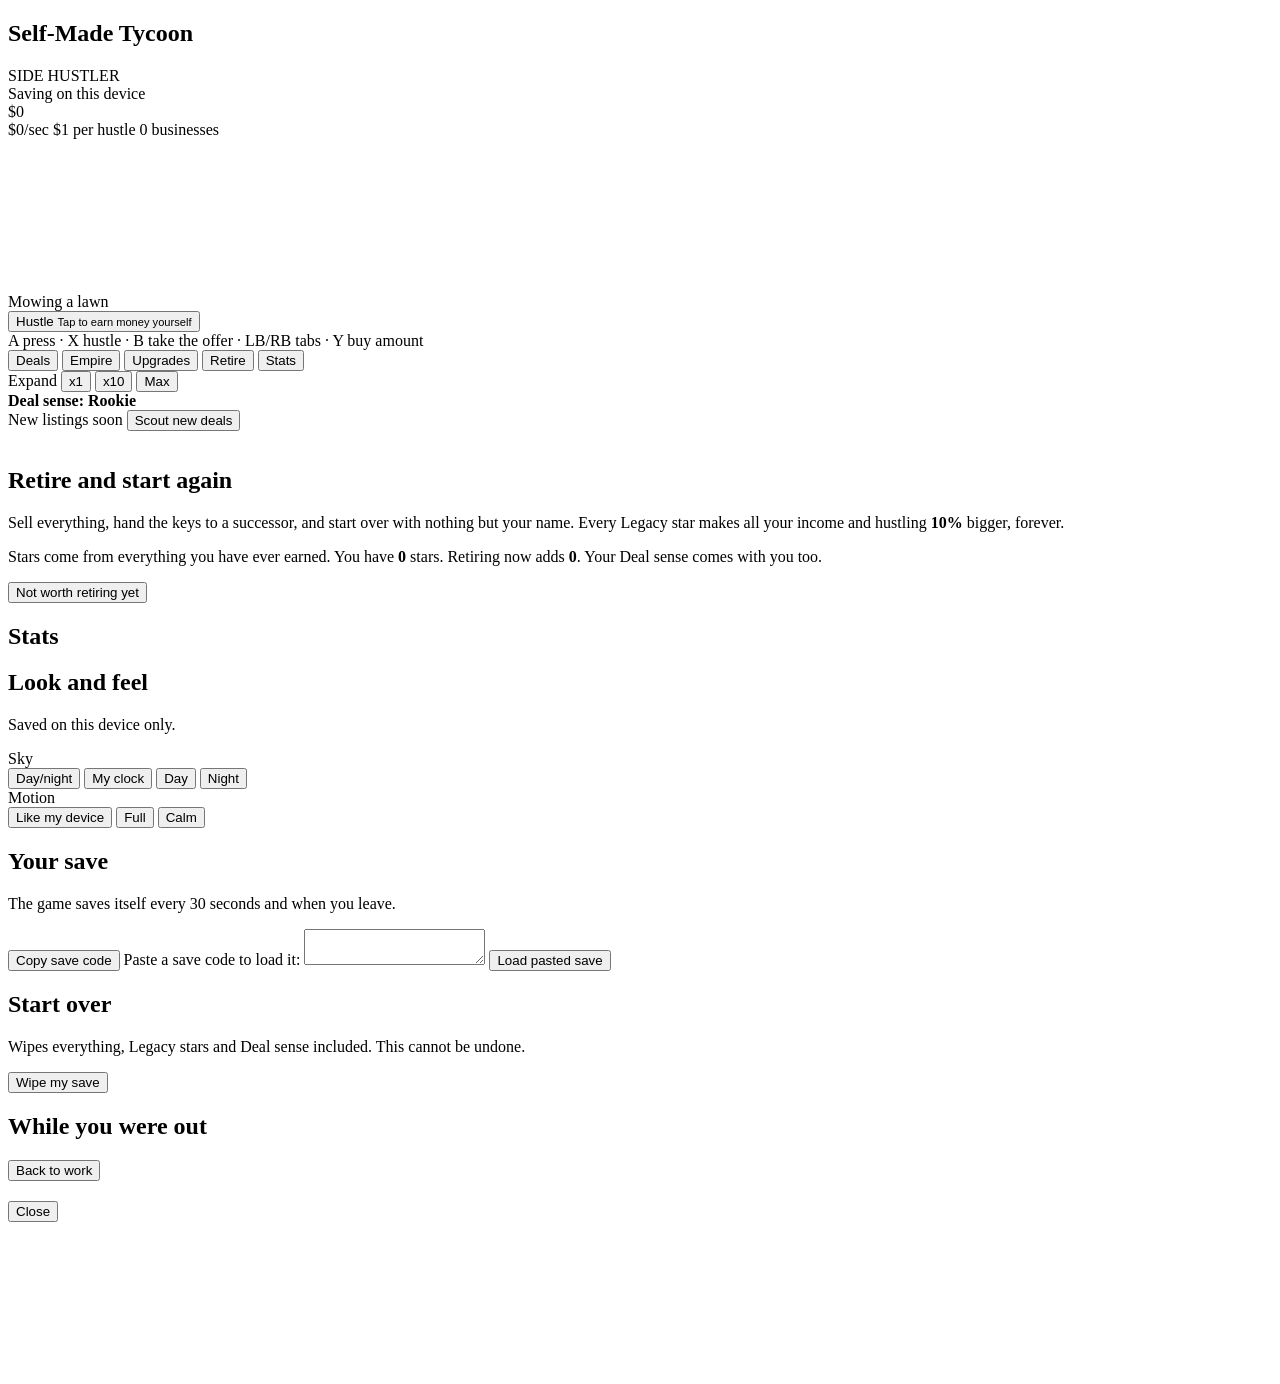
<file: self-made-tycoon/src/page.html>
<!DOCTYPE html>
<html lang="en">
<head>
<meta charset="utf-8">
<meta name="viewport" content="width=device-width, initial-scale=1">
<meta name="theme-color" content="#0e1524">
<title>Self-Made Tycoon</title>
<link rel="preconnect" href="https://fonts.googleapis.com">
<link rel="preconnect" href="https://fonts.gstatic.com" crossorigin>
<!-- Fonts: Bricolage Grotesque (headings + body; its width axis gives the
     condensed headings) and JetBrains Mono (every number). If they can't
     load (offline), the CSS falls back to the device's own fonts. -->
<link href="https://fonts.googleapis.com/css2?family=Bricolage+Grotesque:opsz,wdth,wght@12..96,75..100,400..800&family=JetBrains+Mono:wght@400;600;700&display=swap" rel="stylesheet">
<style>
/*@@CSS@@*/</style>
</head>
<body>
<div class="app">
  <!-- ================= LEFT: THE TERMINAL ================= -->
  <section class="terminal" aria-label="You">
    <div class="brand">
      <div>
        <h1 class="cond">Self-Made Tycoon</h1>
        <div class="rank" id="rank">SIDE HUSTLER</div>
      </div>
      <span class="save-state" id="saveState">Saving on this device</span>
    </div>
    <div class="ticker">
      <div class="cash" id="cash">$0</div>
      <div class="rates">
        <span id="ips">$0/sec</span>
        <span id="tapv">$1 per hustle</span>
        <span id="owned">0 businesses</span>
        <span class="boom" id="boom"></span>
      </div>
    </div>
    <div class="sky">
      <canvas id="skyline" aria-hidden="true"></canvas>
      <div class="event" id="event" hidden role="region" aria-label="Something happened">
        <h2 class="cond" id="evTitle"></h2>
        <p id="evText"></p>
        <div class="opts" id="evOpts"></div>
      </div>
    </div>
    <div class="job">
      <div id="jobText">Mowing a lawn</div>
      <div class="bar"><i id="jobBar"></i></div>
    </div>
    <button class="hustle cond" id="hustle">Hustle <small id="hustleSub">Tap to earn money yourself</small></button>
    <div class="padhints" id="padHints">A press · X hustle · B take the offer · LB/RB tabs · Y buy amount</div>
    <div class="floats" id="floats"></div>
  </section>

  <!-- ================= RIGHT: THE LEDGER ================= -->
  <section class="ledger">
    <div class="tabs">
     <div class="tabrow" role="tablist">
      <button class="tab cond" role="tab" id="tab-deals" data-pane="deals" aria-selected="true">Deals<span class="badge" id="dealBadge" hidden>0</span></button>
      <button class="tab cond" role="tab" id="tab-empire" data-pane="empire" aria-selected="false">Empire</button>
      <button class="tab cond" role="tab" id="tab-invest" data-pane="invest" aria-selected="false" hidden>Invest</button>
      <button class="tab cond" role="tab" id="tab-upg" data-pane="upg" aria-selected="false">Upgrades<span class="badge" id="upgBadge" hidden>0</span></button>
      <button class="tab cond" role="tab" id="tab-retire" data-pane="retire" aria-selected="false">Retire</button>
      <button class="tab cond" role="tab" id="tab-set" data-pane="set" aria-selected="false">Stats</button>
     </div>
      <div class="buymode" id="buymode" aria-label="How many levels to expand at once">
        Expand
        <button id="bm1" data-mode="1" aria-pressed="true">x1</button>
        <button id="bm10" data-mode="10" aria-pressed="false">x10</button>
        <button id="bmmax" data-mode="max" aria-pressed="false">Max</button>
      </div>
    </div>

    <div class="pane on" id="pane-deals">
      <div class="sense" id="sense">
        <div class="sense-top"><strong class="cond" id="senseName">Deal sense: Rookie</strong><span id="senseXp"></span></div>
        <div class="bar"><i id="senseBar"></i></div>
        <div class="note" id="senseNext"></div>
      </div>
      <div class="pane-head">
        <span class="grow" id="dealsTimer">New listings soon</span>
        <button class="smallbtn" id="scout">Scout new deals</button>
      </div>
      <div id="dealList" style="display:grid; gap:10px"></div>
      <p class="note" id="nextTier"></p>
    </div>
    <div class="pane" id="pane-empire">
      <div class="pane-head"><span class="grow" id="empireSummary"></span></div>
      <div id="empireList" style="display:grid; gap:10px"></div>
    </div>
    <div class="pane" id="pane-invest">
      <div id="investList" style="display:grid; gap:10px"></div>
    </div>
    <div class="pane" id="pane-upg"></div>
    <div class="pane" id="pane-retire">
      <div class="card">
        <h2 class="cond">Retire and start again</h2>
        <p>Sell everything, hand the keys to a successor, and start over with nothing but your name. Every Legacy star makes all your income and hustling <strong id="legPct">10%</strong> bigger, forever.</p>
        <p>Stars come from everything you have ever earned. You have <strong id="legNow">0</strong> stars. Retiring now adds <strong id="legGain">0</strong>. Your Deal sense comes with you too.</p>
        <p class="note" id="legNext"></p>
        <button class="bigbtn go cond" id="retire" aria-disabled="true">Not worth retiring yet</button>
      </div>
    </div>
    <div class="pane" id="pane-set">
      <div class="card"><h2 class="cond">Stats</h2><dl class="stats" id="stats"></dl></div>
      <div class="card" id="lookCard">
        <h2 class="cond">Look and feel</h2>
        <p class="note">Saved on this device only.</p>
        <div class="setting"><span>Sky</span>
          <div class="seg" role="group" aria-label="Sky">
            <button data-sky="cycle" aria-pressed="true">Day/night</button>
            <button data-sky="clock" aria-pressed="false">My clock</button>
            <button data-sky="day" aria-pressed="false">Day</button>
            <button data-sky="night" aria-pressed="false">Night</button>
          </div></div>
        <div class="setting"><span>Motion</span>
          <div class="seg" role="group" aria-label="Motion">
            <button data-motion="auto" aria-pressed="true">Like my device</button>
            <button data-motion="full" aria-pressed="false">Full</button>
            <button data-motion="calm" aria-pressed="false">Calm</button>
          </div></div>
      </div>
      <div class="card">
        <h2 class="cond">Your save</h2>
        <p>The game saves itself every 30 seconds and when you leave.</p>
        <button class="bigbtn cond" id="copySave">Copy save code</button>
        <label for="importBox">Paste a save code to load it:</label>
        <textarea id="importBox" spellcheck="false"></textarea>
        <button class="bigbtn cond" id="importSave">Load pasted save</button>
      </div>
      <div class="card">
        <h2 class="cond">Start over</h2>
        <p>Wipes everything, Legacy stars and Deal sense included. This cannot be undone.</p>
        <button class="bigbtn danger cond" id="wipe">Wipe my save</button>
      </div>
    </div>
  </section>
</div>

<div class="modal-back" id="modalBack">
  <div class="modal" role="dialog" aria-modal="true" aria-labelledby="modalTitle">
    <h2 class="cond" id="modalTitle">While you were out</h2>
    <p id="modalText"></p>
    <div class="amount" id="modalAmount"></div>
    <button class="bigbtn go cond" id="modalOk">Back to work</button>
  </div>
</div>
<div class="modal-back" id="sheetBack">
  <div class="modal sheet" role="dialog" aria-modal="true" aria-labelledby="sheetTitle">
    <h2 class="cond" id="sheetTitle"></h2>
    <div id="sheetBody"></div>
    <button class="bigbtn cond" id="sheetClose">Close</button>
  </div>
</div>
<div class="toast" id="toast"></div>
<!-- Effects layer: coin pops, confetti and sparkles are drawn here (13-fx.js).
     It covers the screen but ignores taps. -->
<canvas id="fx" aria-hidden="true"></canvas>

<script>
/*@@JS@@*/</script>
</body>
</html>
</file>
